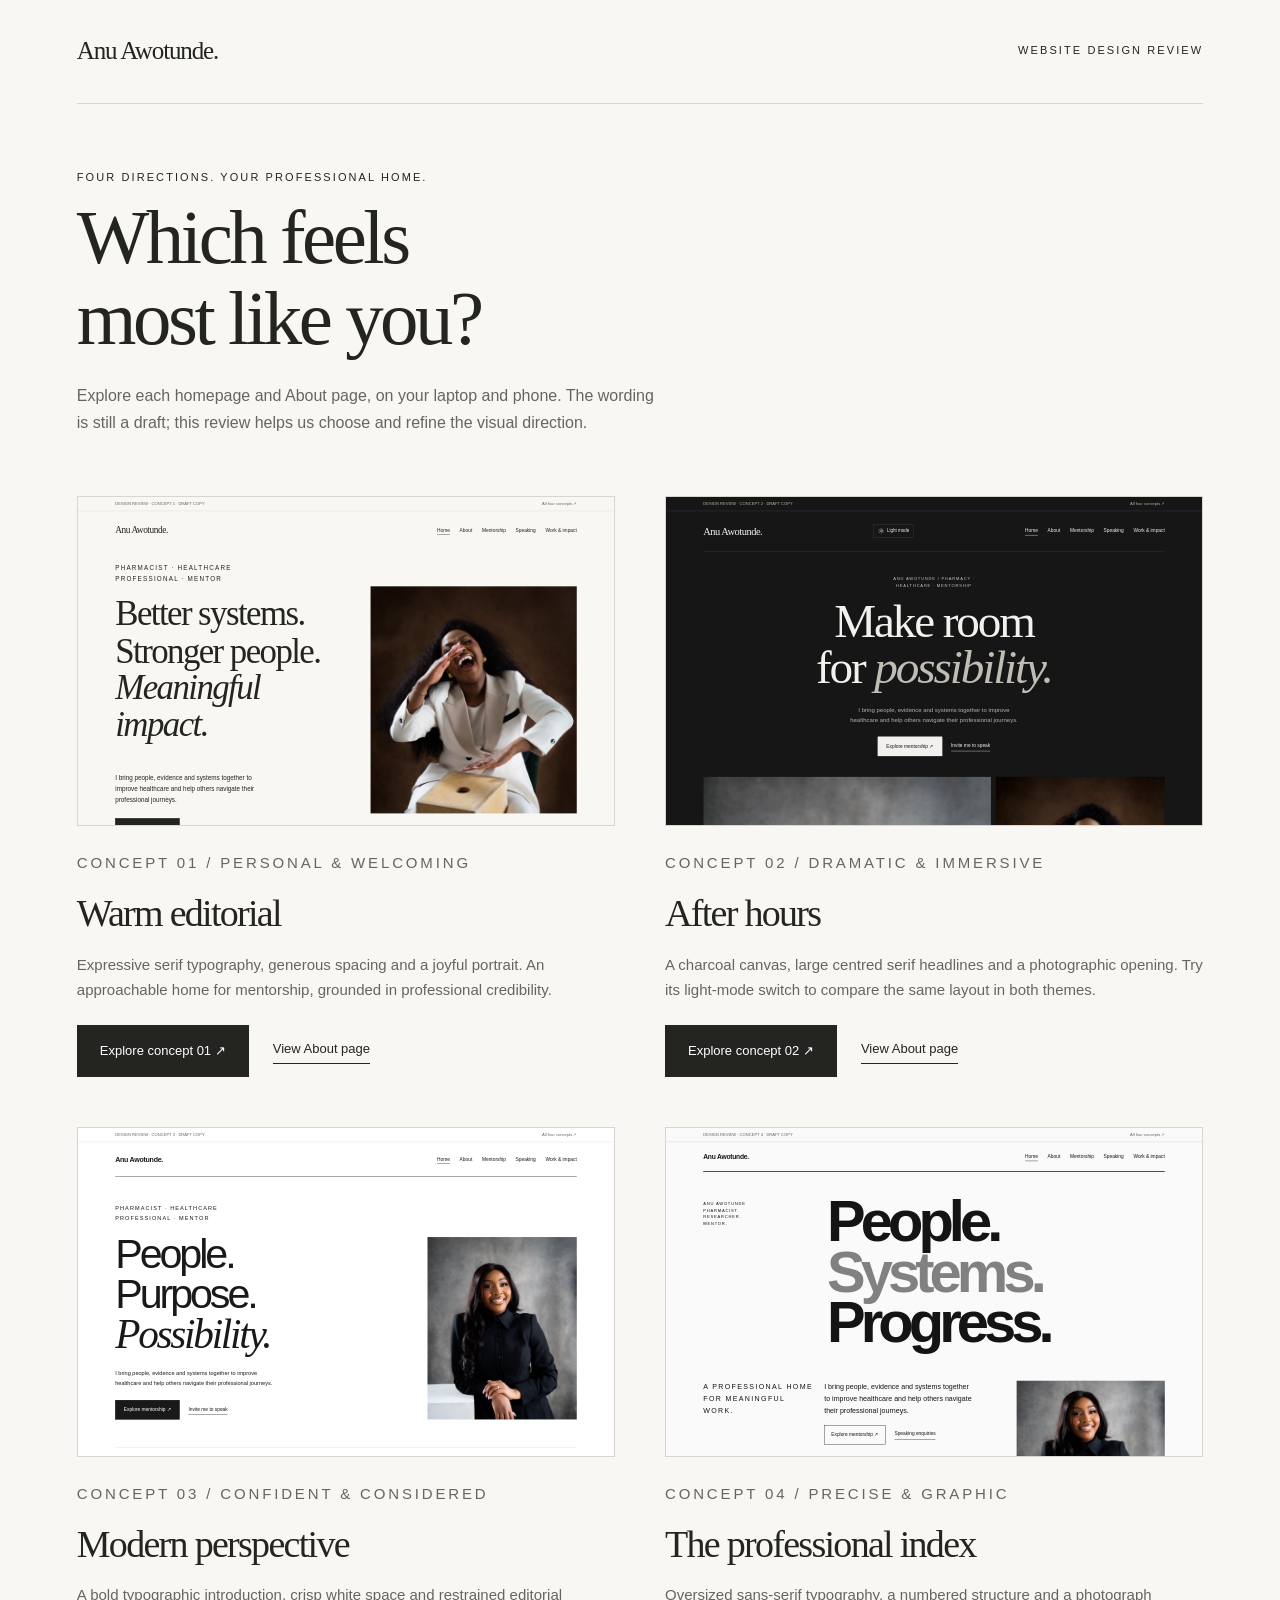
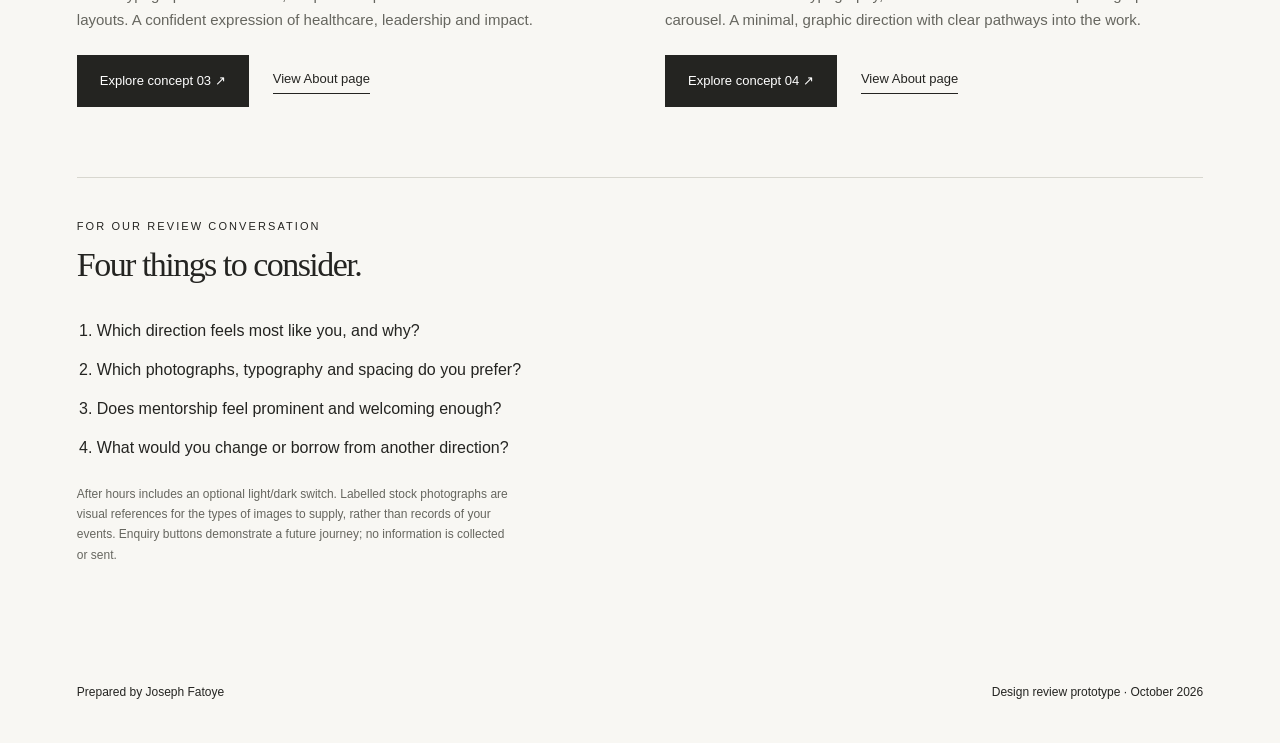
<file: index.html>
<!doctype html><html lang="en"><head><meta charset="utf-8"><meta name="viewport" content="width=device-width,initial-scale=1"><meta name="robots" content="noindex,nofollow"><title>Anu Awotunde | Design directions</title><link rel="stylesheet" href="assets/site.css?v=7"><link rel="stylesheet" href="assets/exploration.css?v=7"><link rel="stylesheet" href="assets/review.css?v=7"><script src="assets/site.js?v=7" defer></script></head><body class="comparison"><a class="skip" href="#main">Skip to content</a><header class="header wrap"><span class="wordmark">Anu Awotunde.</span><span class="label">Website design review</span></header><main class="comparison-main wrap" id="main"><p class="label">Four directions. Your professional home.</p><h1>Which feels<br>most like you?</h1><p class="muted">Explore each homepage and About page, on your laptop and phone. The wording is still a draft; this review helps us choose and refine the visual direction.</p><div class="choices"><article class="choice"><a class="mini-link" href="design1/" aria-label="Explore concept 1, Warm editorial"><div class="mini-window"><iframe src="design1/?preview=1" title="Miniature preview of Warm editorial" loading="lazy" tabindex="-1" aria-hidden="true"></iframe></div></a><p class="label">Concept 01 / Personal &amp; welcoming</p><h2>Warm editorial</h2><p>Expressive serif typography, generous spacing and a joyful portrait. An approachable home for mentorship, grounded in professional credibility.</p><div class="actions"><a class="button" href="design1/">Explore concept 01 ↗</a><a class="text-link" href="design1/about.html">View About page</a></div></article><article class="choice"><a class="mini-link" href="design2/" aria-label="Explore concept 2, After hours"><div class="mini-window"><iframe src="design2/?preview=1" title="Miniature preview of After hours" loading="lazy" tabindex="-1" aria-hidden="true"></iframe></div></a><p class="label">Concept 02 / Dramatic &amp; immersive</p><h2>After hours</h2><p>A charcoal canvas, large centred serif headlines and a photographic opening. Try its light-mode switch to compare the same layout in both themes.</p><div class="actions"><a class="button" href="design2/">Explore concept 02 ↗</a><a class="text-link" href="design2/about.html">View About page</a></div></article><article class="choice"><a class="mini-link" href="design3/" aria-label="Explore concept 3, Modern perspective"><div class="mini-window"><iframe src="design3/?preview=1" title="Miniature preview of Modern perspective" loading="lazy" tabindex="-1" aria-hidden="true"></iframe></div></a><p class="label">Concept 03 / Confident &amp; considered</p><h2>Modern perspective</h2><p>A bold typographic introduction, crisp white space and restrained editorial layouts. A confident expression of healthcare, leadership and impact.</p><div class="actions"><a class="button" href="design3/">Explore concept 03 ↗</a><a class="text-link" href="design3/about.html">View About page</a></div></article><article class="choice"><a class="mini-link" href="design4/" aria-label="Explore concept 4, The professional index"><div class="mini-window"><iframe src="design4/?preview=1" title="Miniature preview of The professional index" loading="lazy" tabindex="-1" aria-hidden="true"></iframe></div></a><p class="label">Concept 04 / Precise &amp; graphic</p><h2>The professional index</h2><p>Oversized sans-serif typography, a numbered structure and a photograph carousel. A minimal, graphic direction with clear pathways into the work.</p><div class="actions"><a class="button" href="design4/">Explore concept 04 ↗</a><a class="text-link" href="design4/about.html">View About page</a></div></article></div><section class="feedback"><p class="label">For our review conversation</p><h2>Four things to consider.</h2><ol><li>Which direction feels most like you, and why?</li><li>Which photographs, typography and spacing do you prefer?</li><li>Does mentorship feel prominent and welcoming enough?</li><li>What would you change or borrow from another direction?</li></ol><p class="note">After hours includes an optional light/dark switch. Labelled stock photographs are visual references for the types of images to supply, rather than records of your events. Enquiry buttons demonstrate a future journey; no information is collected or sent.</p></section></main><footer class="footer wrap"><span>Prepared by Joseph Fatoye</span><span>Design review prototype · October 2026</span></footer></body></html>
</file>
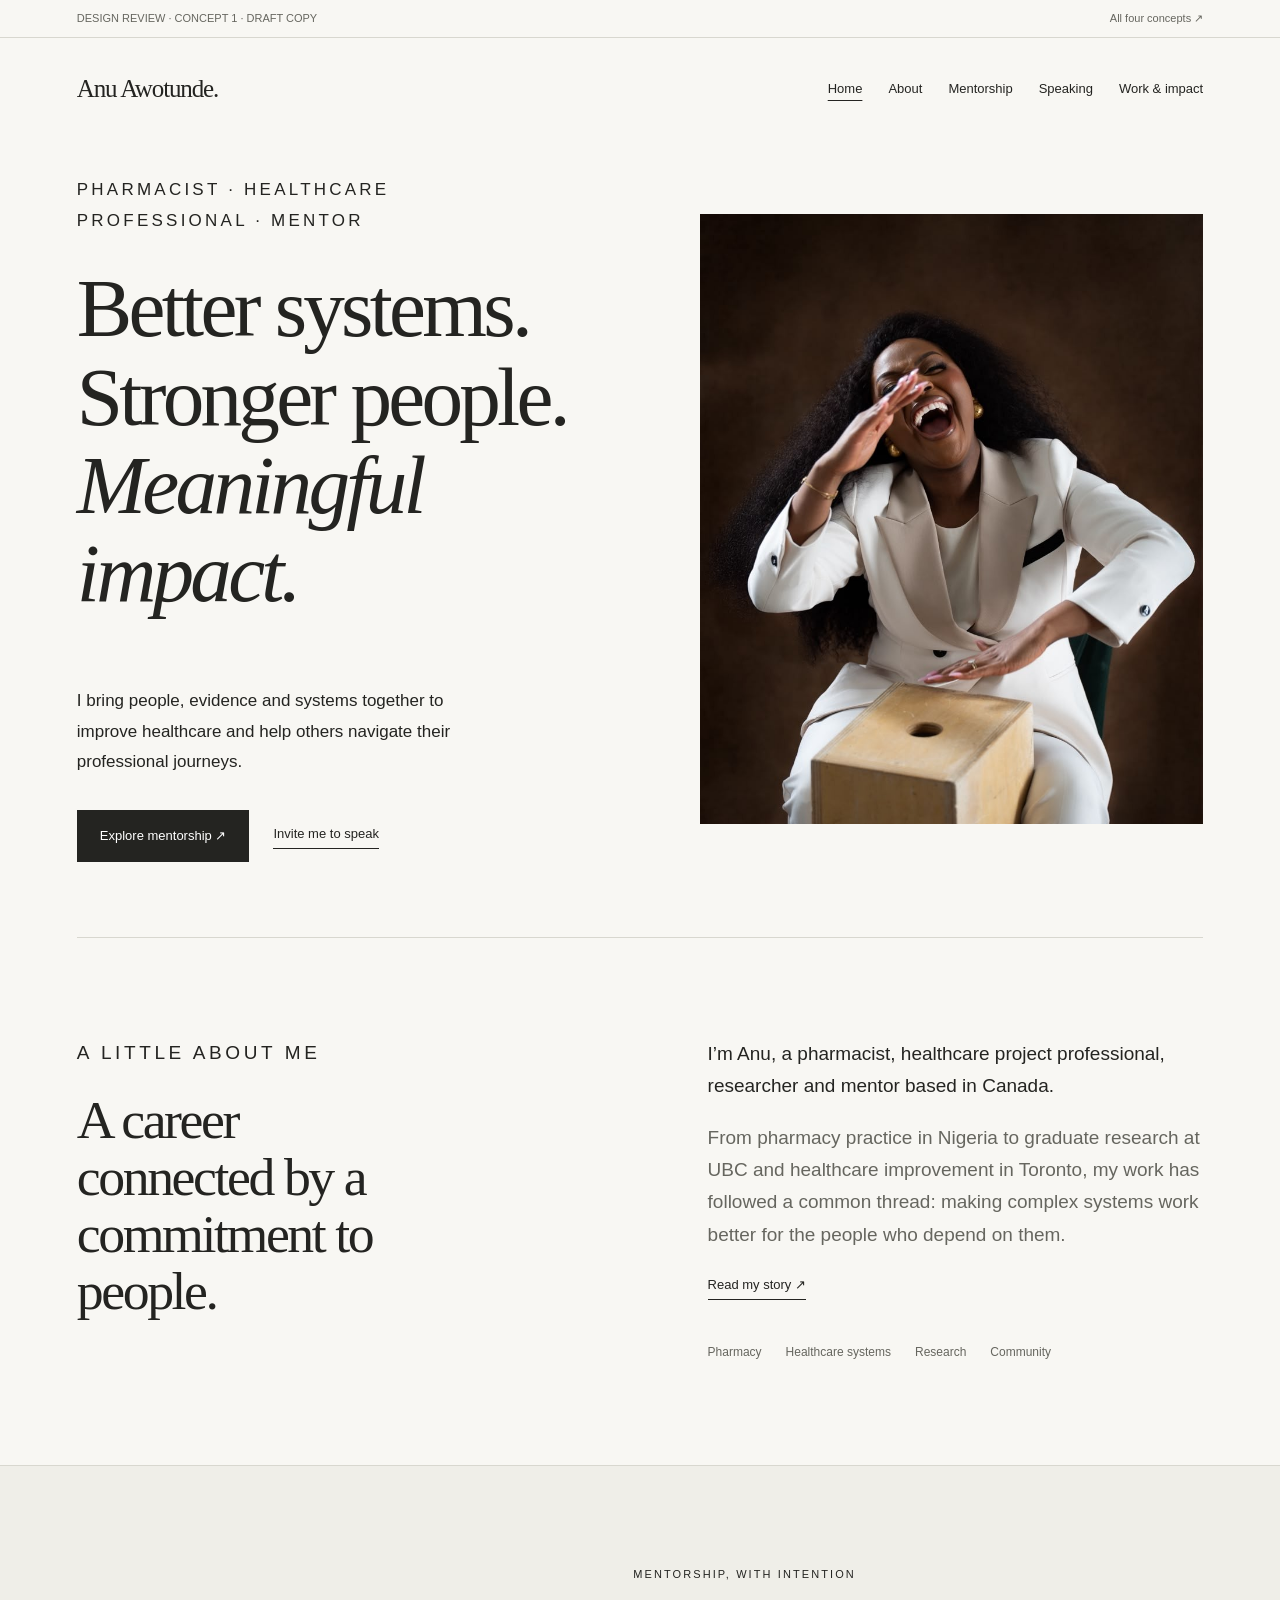
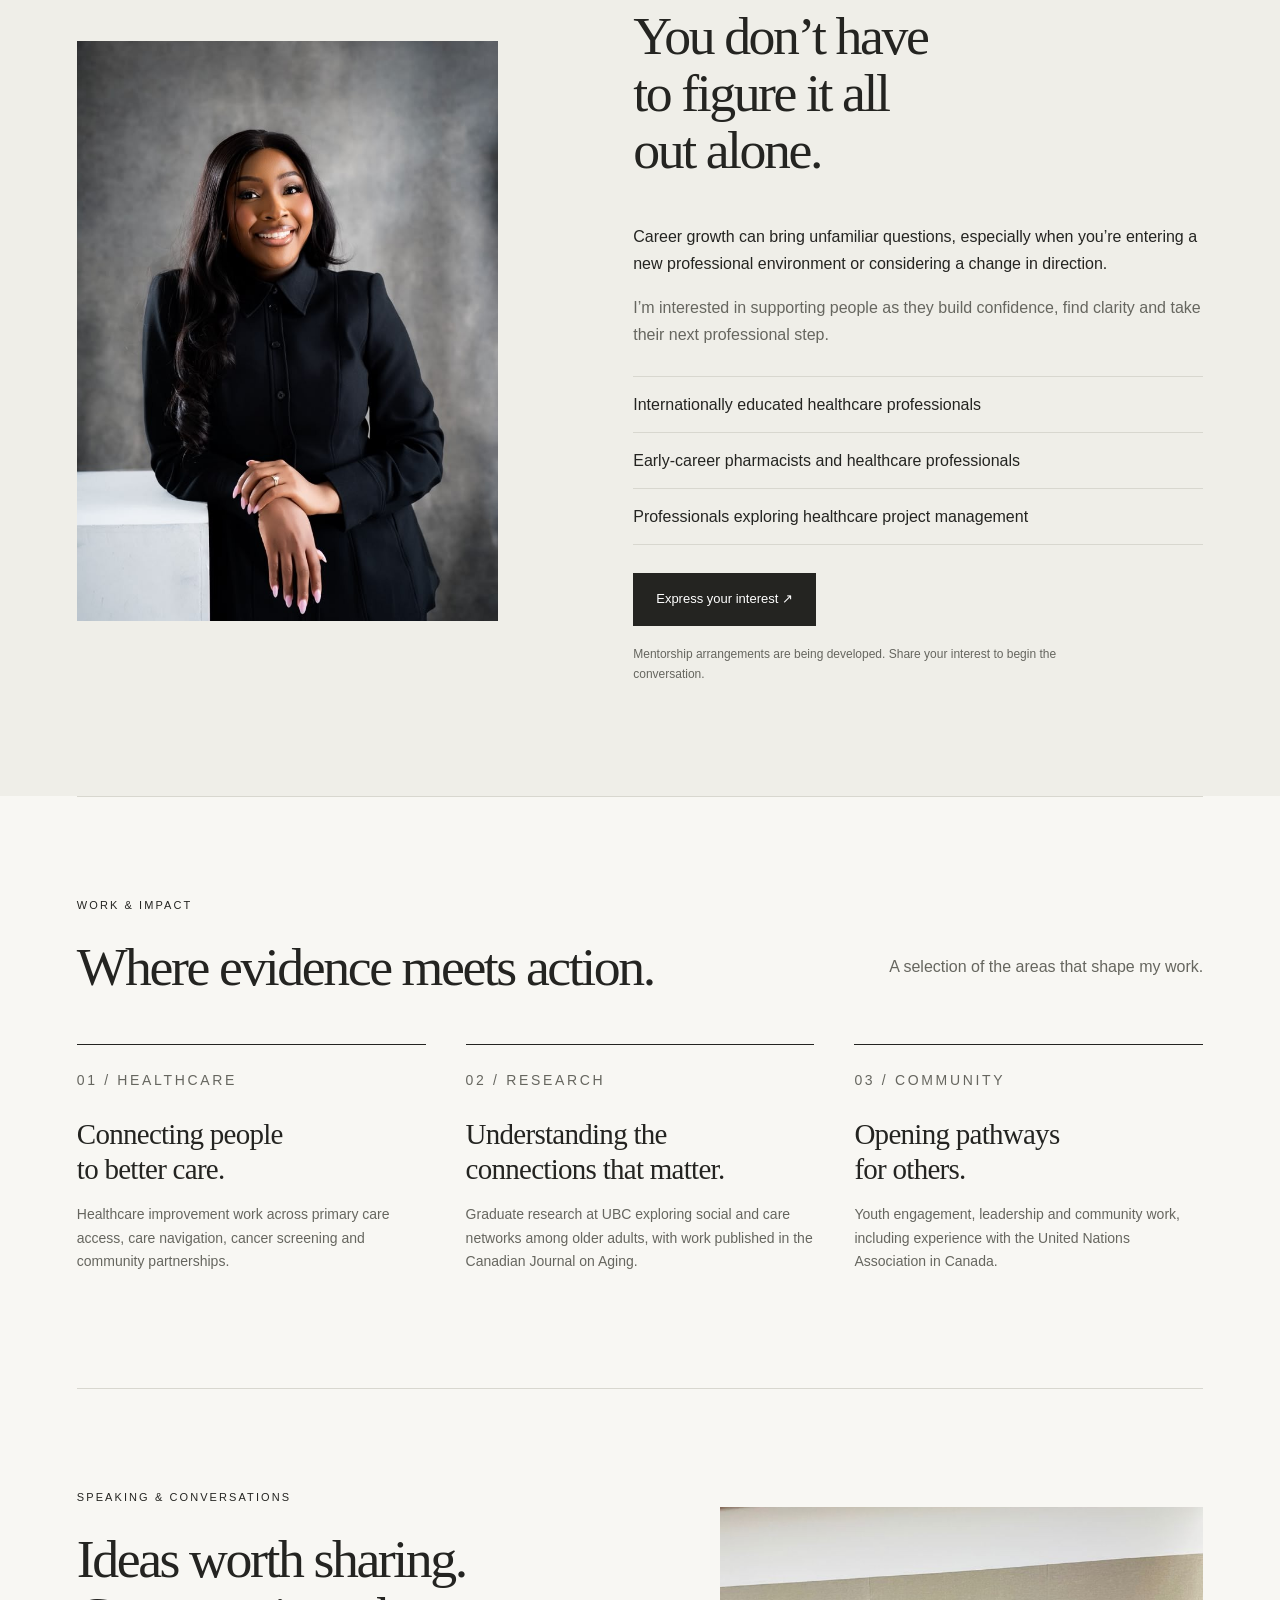
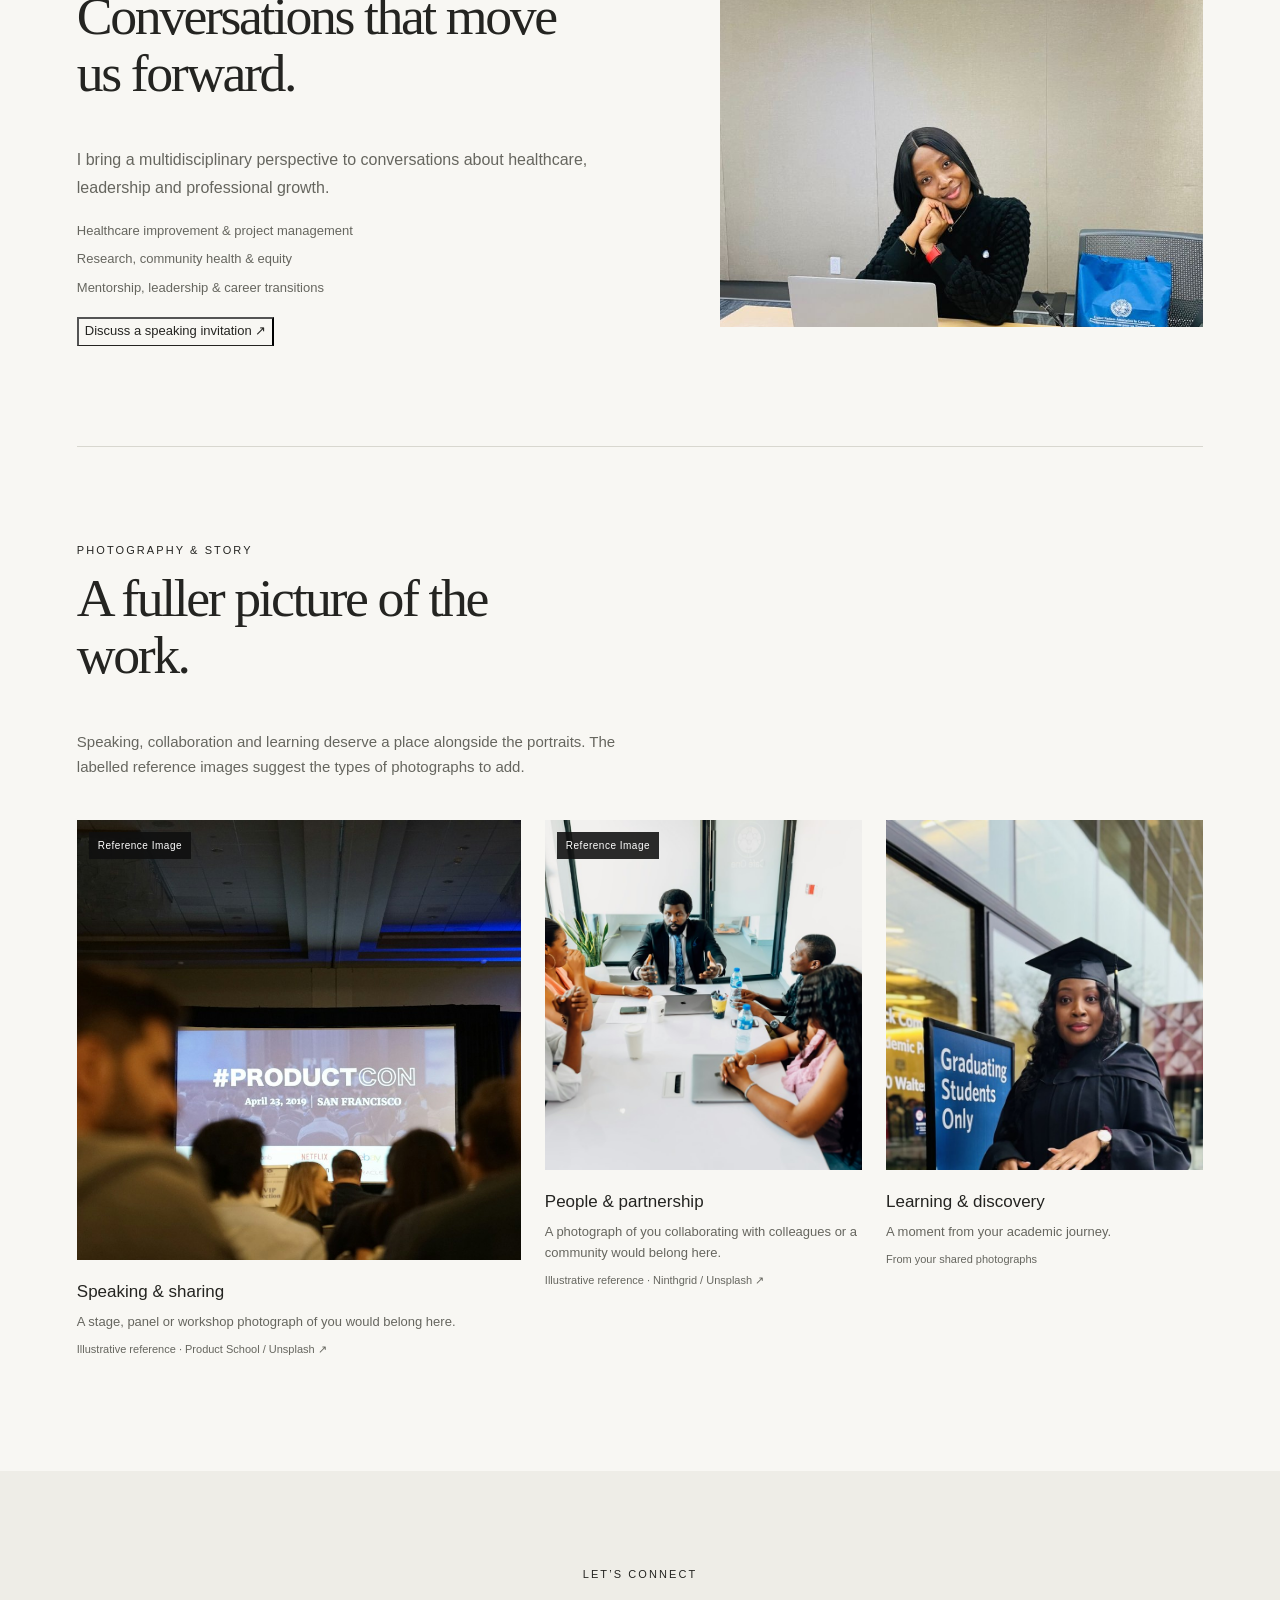
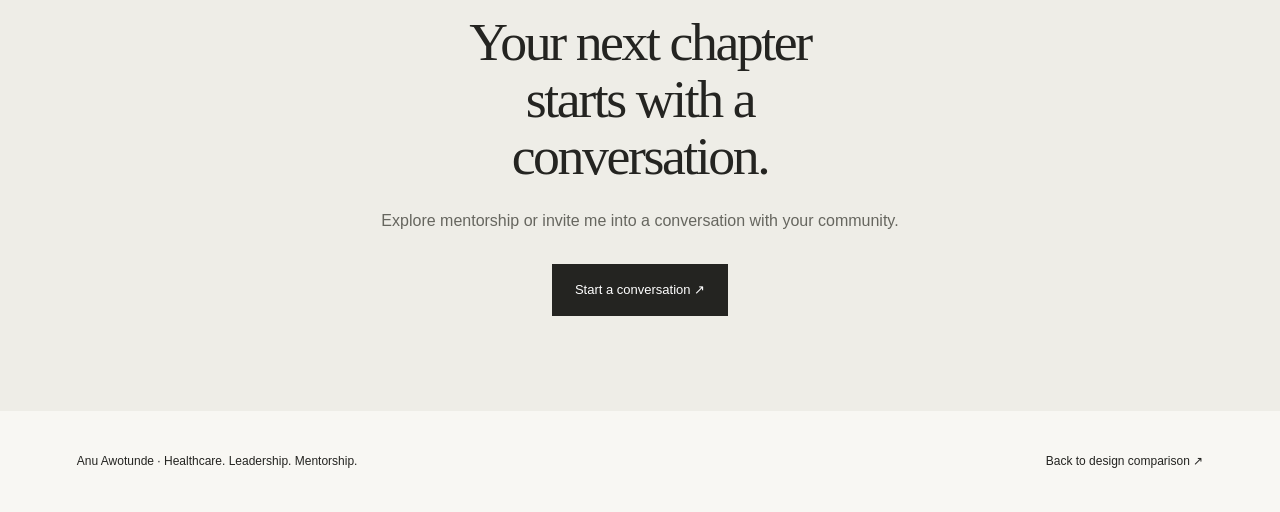
<file: design1/index.html>
<!doctype html>
<html lang="en"><head><meta charset="utf-8"><meta name="viewport" content="width=device-width, initial-scale=1"><meta name="robots" content="noindex,nofollow"><meta name="description" content="Design review prototype for Anu Awotunde's personal brand website."><title>Home | Anu Awotunde | Concept 1</title><link rel="stylesheet" href="../assets/site.css?v=7"><link rel="stylesheet" href="../assets/review.css?v=7"><script src="../assets/site.js?v=7" defer></script></head>
<body class="warm"><a class="skip" href="#main">Skip to content</a>
<div class="reviewbar"><div class="wrap"><span>DESIGN REVIEW · CONCEPT 1 · DRAFT COPY</span><a href="../">All four concepts ↗</a></div></div>
<header class="header wrap"><a class="wordmark" href="index.html">Anu Awotunde<span aria-hidden="true">.</span></a><button class="menu" data-menu aria-expanded="false" aria-controls="navigation">Menu</button><nav class="nav" id="navigation" aria-label="Main navigation"><a href="index.html" aria-current="page">Home</a><a href="about.html" >About</a><a href="#mentorship">Mentorship</a><a href="#speaking">Speaking</a><a href="#work">Work &amp; impact</a></nav></header>
<main id="main">
<section class="hero wrap"><div><p class="label">Pharmacist · Healthcare professional · Mentor</p><h1>Better systems.<br>Stronger people.<br><em>Meaningful impact.</em></h1><p>I bring people, evidence and systems together to improve healthcare and help others navigate their professional journeys.</p><div class="actions"><a class="button" href="#mentorship">Explore mentorship ↗</a><a class="text-link" href="#speaking">Invite me to speak</a></div></div><img class="hero-photo" src="../assets/warm-portrait.jpg" alt="Anu Awotunde smiling in a studio portrait" width="900" height="1200" fetchpriority="high"></section>
<section data-reveal class="section wrap"><div class="split intro"><div><p class="label">A little about me</p><h2>A career connected by a commitment to people.</h2></div><div><p>I’m Anu, a pharmacist, healthcare project professional, researcher and mentor based in Canada.</p><p class="muted">From pharmacy practice in Nigeria to graduate research at UBC and healthcare improvement in Toronto, my work has followed a common thread: making complex systems work better for the people who depend on them.</p><a class="text-link" href="about.html">Read my story ↗</a><div class="journey"><span>Pharmacy</span><span>Healthcare systems</span><span>Research</span><span>Community</span></div></div></div></section>
<section data-reveal class="section mentorship" id="mentorship"><div class="wrap mentorship-inner"><img class="mentorship-photo" src="../assets/black-portrait.jpg" alt="Portrait of Anu Awotunde" width="900" height="1200" loading="lazy"><div class="mentorship-copy"><p class="label">Mentorship, with intention</p><h2>You don’t have to figure it all out alone.</h2><p>Career growth can bring unfamiliar questions, especially when you’re entering a new professional environment or considering a change in direction.</p><p class="muted">I’m interested in supporting people as they build confidence, find clarity and take their next professional step.</p><ul class="list"><li>Internationally educated healthcare professionals</li><li>Early-career pharmacists and healthcare professionals</li><li>Professionals exploring healthcare project management</li></ul><button class="button" data-enquiry="mentorship">Express your interest ↗</button><p class="note" style="margin-top:18px">Mentorship arrangements are being developed. Share your interest to begin the conversation.</p></div></div></section>
<section data-reveal class="section wrap" id="work"><div class="section-heading"><div><p class="label">Work &amp; impact</p><h2>Where evidence meets action.</h2></div><p class="muted">A selection of the areas that shape my work.</p></div><div class="work-grid"><article class="work-item"><p class="label">01 / Healthcare</p><h3>Connecting people<br>to better care.</h3><p>Healthcare improvement work across primary care access, care navigation, cancer screening and community partnerships.</p></article><article class="work-item"><p class="label">02 / Research</p><h3>Understanding the<br>connections that matter.</h3><p>Graduate research at UBC exploring social and care networks among older adults, with work published in the Canadian Journal on Aging.</p></article><article class="work-item"><p class="label">03 / Community</p><h3>Opening pathways<br>for others.</h3><p>Youth engagement, leadership and community work, including experience with the United Nations Association in Canada.</p></article></div></section>
<section data-reveal class="section wrap" id="speaking"><div class="speaking"><div><p class="label">Speaking &amp; conversations</p><h2>Ideas worth sharing.<br>Conversations that move us forward.</h2><p class="muted">I bring a multidisciplinary perspective to conversations about healthcare, leadership and professional growth.</p><p class="topics">Healthcare improvement &amp; project management<br>Research, community health &amp; equity<br>Mentorship, leadership &amp; career transitions</p><button class="text-link" data-enquiry="speaking">Discuss a speaking invitation ↗</button></div><img class="speaking-photo" src="../assets/professional-context.jpg" alt="Anu Awotunde at a meeting table with a laptop" width="1000" height="800" loading="lazy"></div></section>
<section class="photo-journal wrap" data-reveal ><p class="label">Photography &amp; story</p><h2>A fuller picture of the work.</h2><p class="gallery-intro">Speaking, collaboration and learning deserve a place alongside the portraits. The labelled reference images suggest the types of photographs to add.</p><div class="photo-grid"><figure class="photo-story"><div class="photo-media"><span class="reference-label">Reference Image</span><img src="../assets/reference-speaking.jpg" alt="Conference audience, used as an illustrative speaking-photo reference" loading="lazy" width="1200" height="900"></div><figcaption><strong>Speaking &amp; sharing</strong><p>A stage, panel or workshop photograph of you would belong here.</p><span class="photo-source">Illustrative reference · <a href="https://unsplash.com/photos/people-in-conference-with-projector-screen-in-front-xeEukPZjZi0" target="_blank" rel="noopener">Product School / Unsplash ↗</a></span></figcaption></figure><figure class="photo-story"><div class="photo-media"><span class="reference-label">Reference Image</span><img src="../assets/reference-collaboration.jpg" alt="Group discussion at a meeting table, used as an illustrative collaboration-photo reference" loading="lazy" width="1200" height="900"></div><figcaption><strong>People &amp; partnership</strong><p>A photograph of you collaborating with colleagues or a community would belong here.</p><span class="photo-source">Illustrative reference · <a href="https://unsplash.com/photos/a-group-of-people-sitting-around-a-white-table-d6-bg-lCvZY" target="_blank" rel="noopener">Ninthgrid / Unsplash ↗</a></span></figcaption></figure><figure class="photo-story"><div class="photo-media"><img src="../assets/graduation.jpg" alt="Anu Awotunde wearing graduation attire" loading="lazy" width="1200" height="900"></div><figcaption><strong>Learning &amp; discovery</strong><p>A moment from your academic journey.</p><span class="photo-source">From your shared photographs</span></figcaption></figure></div></section><section class="closing"><div class="wrap"><p class="label">Let’s connect</p><h2>Your next chapter starts with a conversation.</h2><p class="muted">Explore mentorship or invite me into a conversation with your community.</p><button class="button" data-enquiry="mentorship">Start a conversation ↗</button></div></section></main>
<footer class="footer wrap"><span>Anu Awotunde · Healthcare. Leadership. Mentorship.</span><a href="../">Back to design comparison ↗</a></footer>
<dialog id="enquiry-preview" aria-labelledby="enquiry-title"><p class="label">Enquiry journey preview</p><h2 id="enquiry-title">Explore mentorship</h2><p>This is a visual prototype. In the finished website, this action will open a short enquiry form so you can tell Anu what you have in mind.</p><p class="note">No information is being collected or sent. The final questions and enquiry process will be agreed before launch.</p><button data-close>Close preview</button></dialog></body></html>
</file>
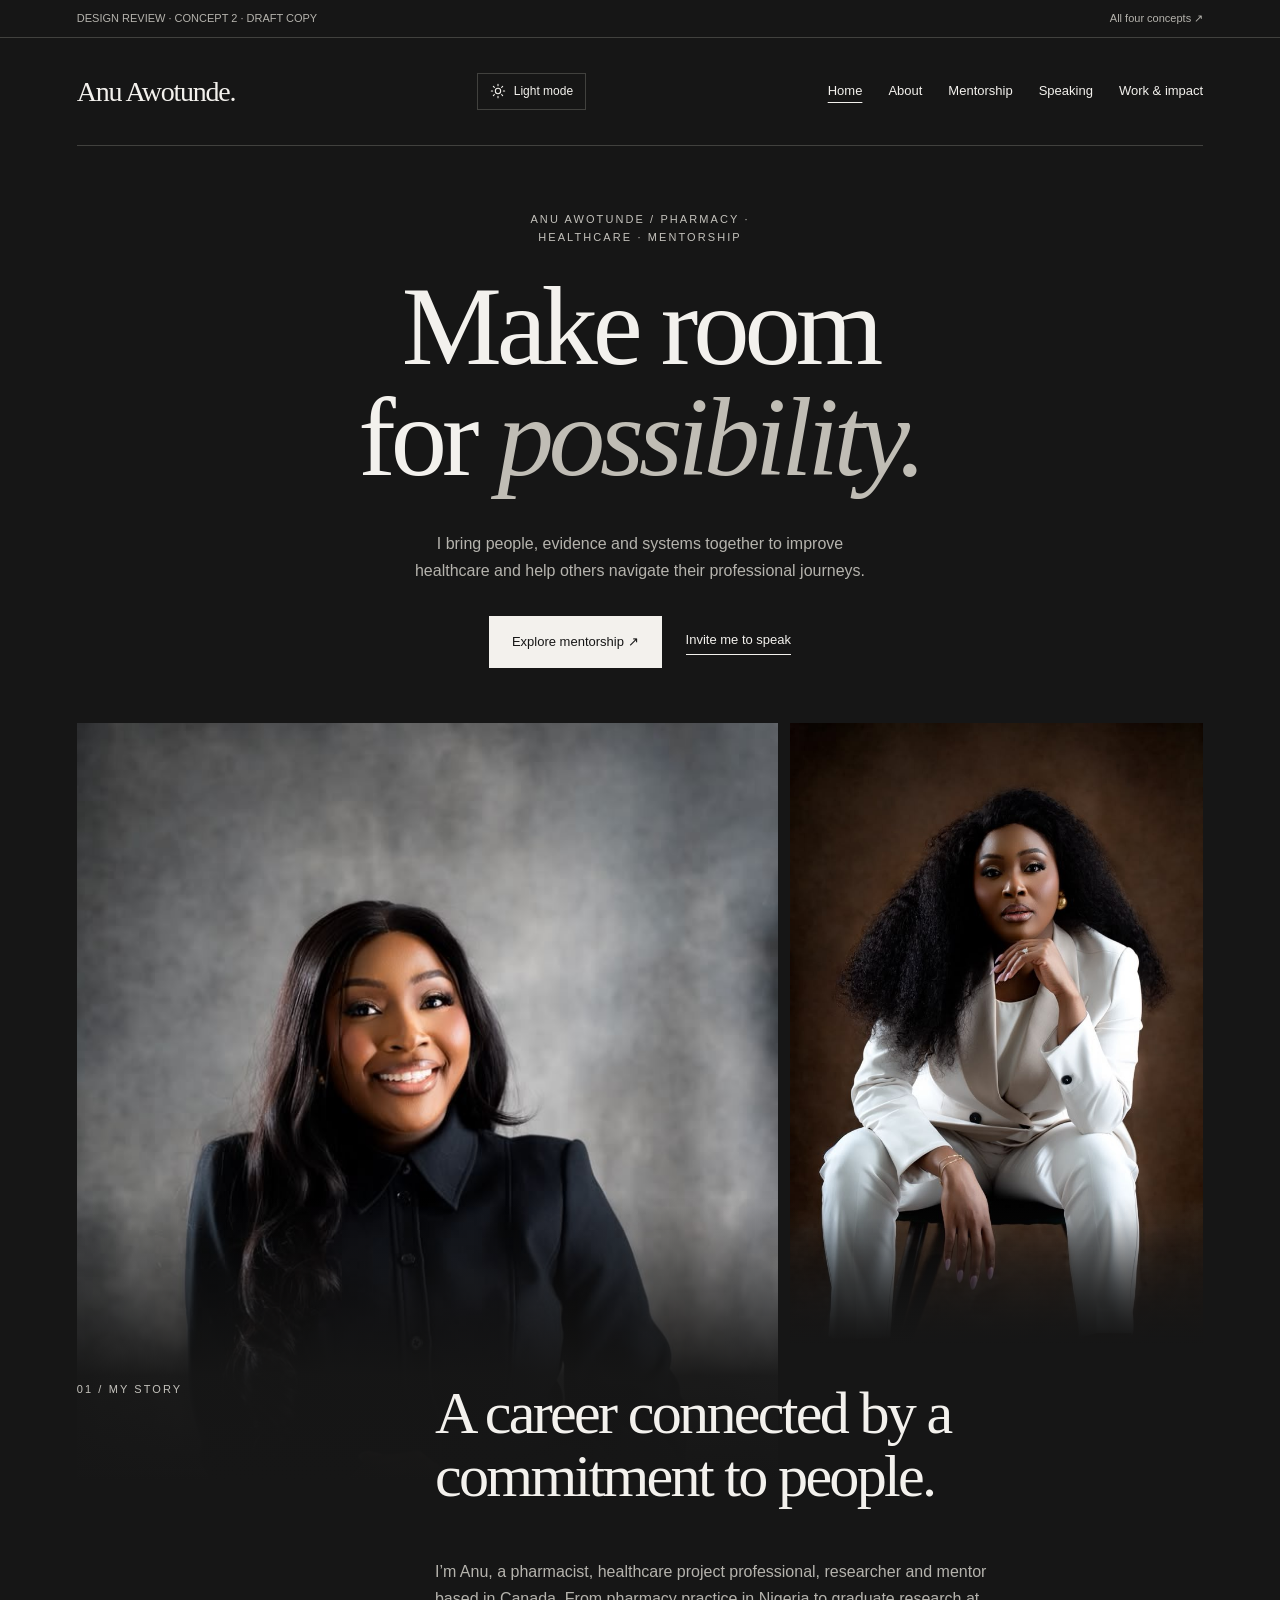
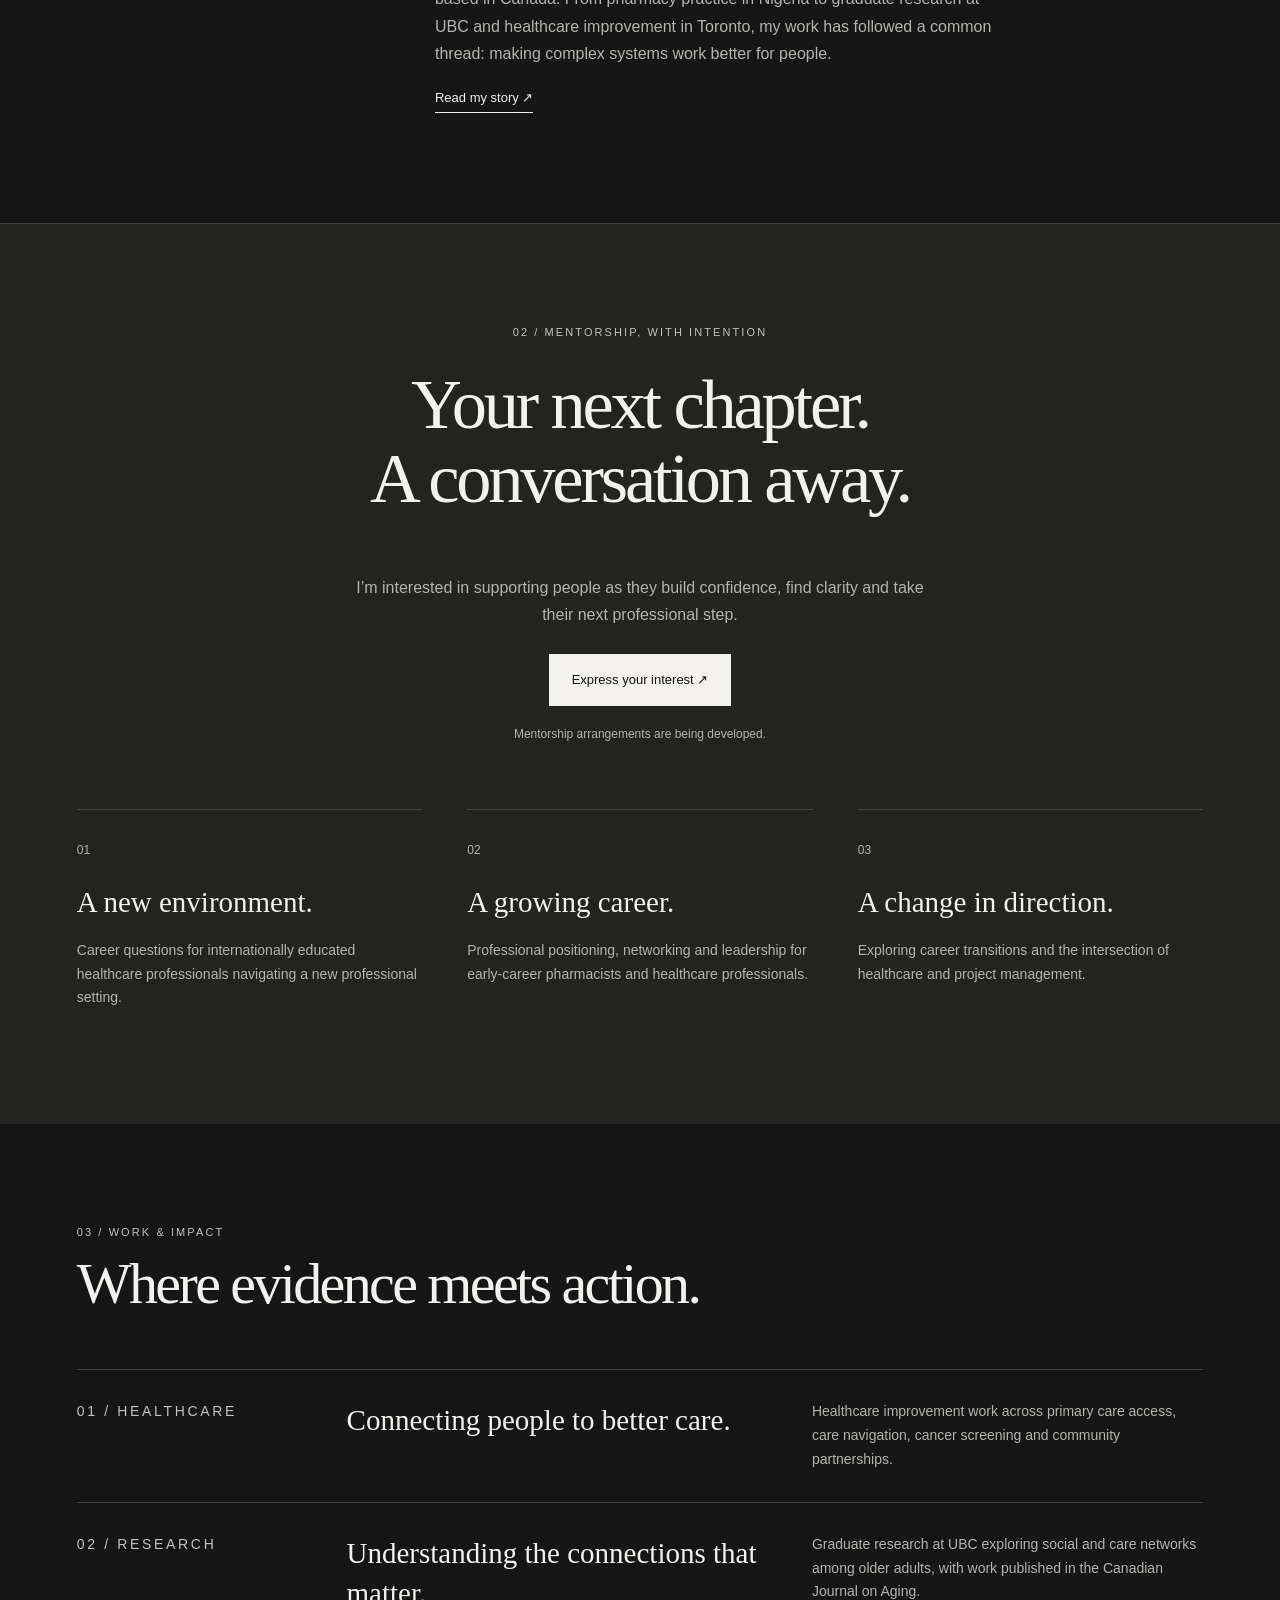
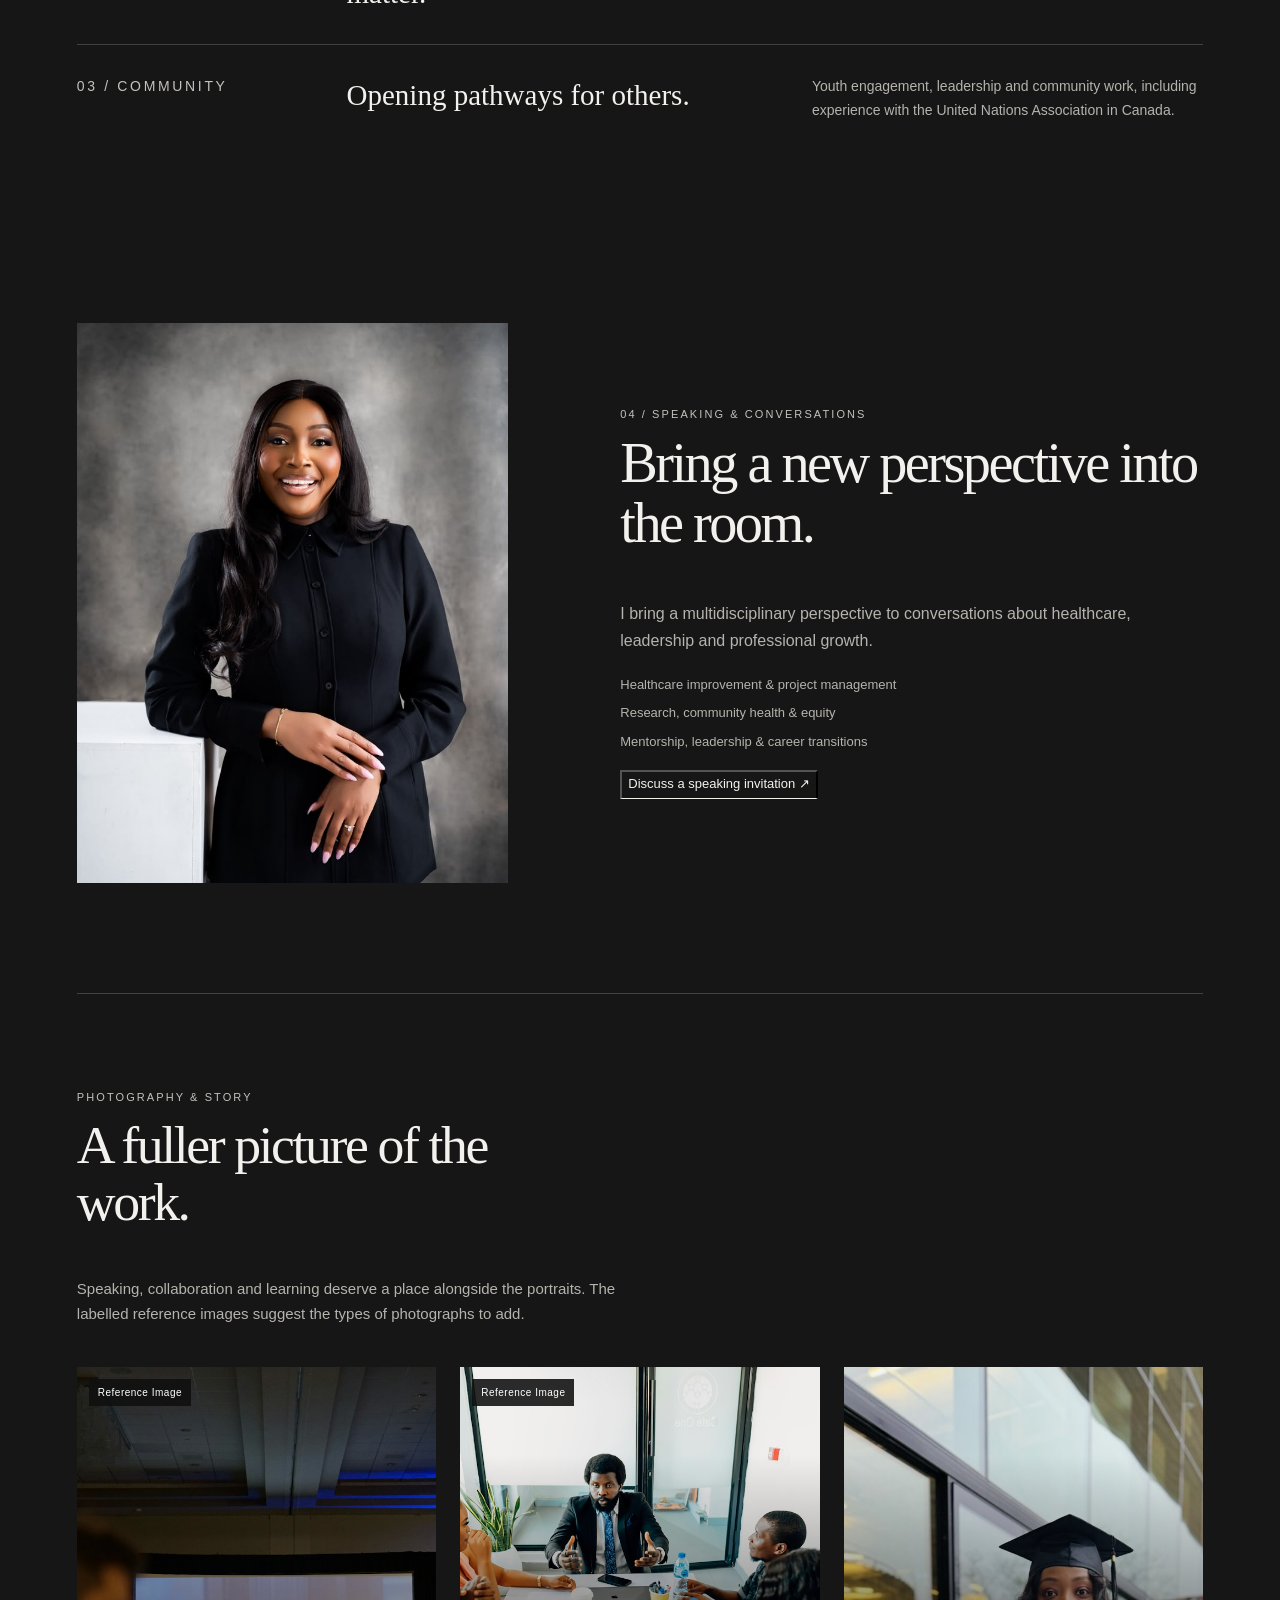
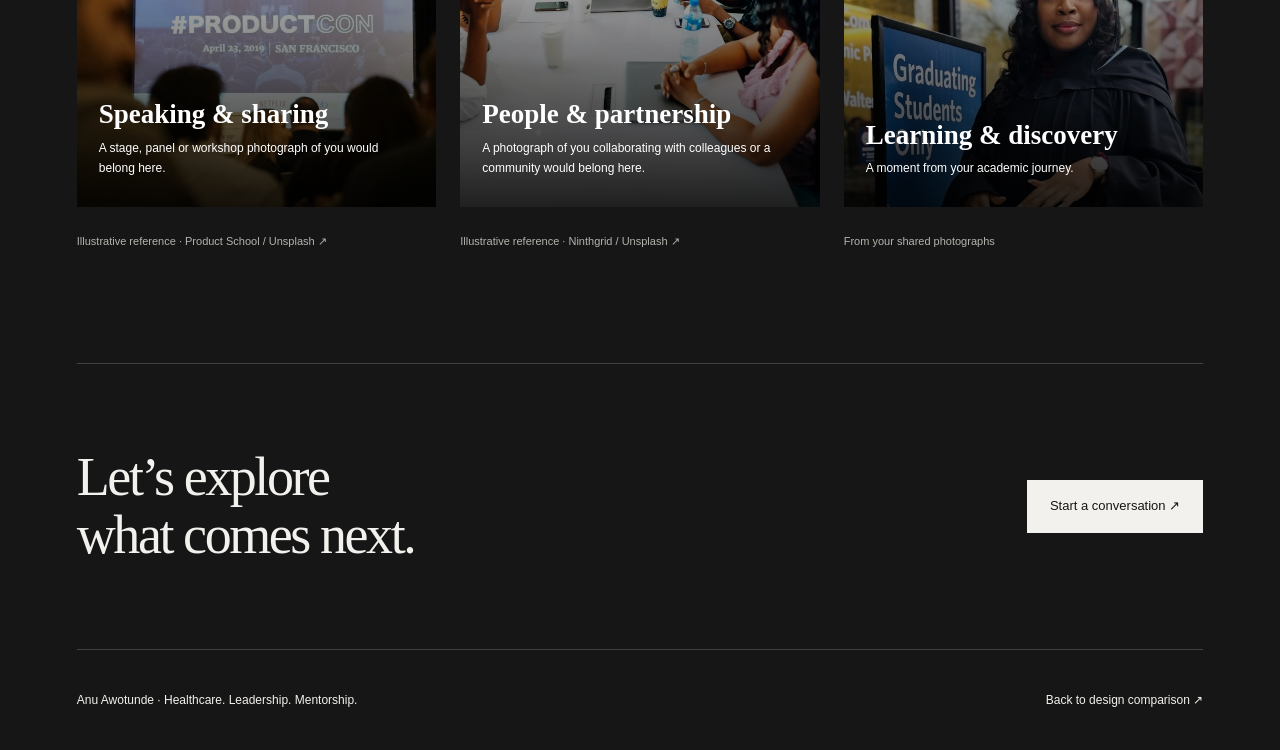
<file: design2/index.html>
<!doctype html>
<html lang="en"><head><meta charset="utf-8"><meta name="viewport" content="width=device-width, initial-scale=1"><meta name="robots" content="noindex,nofollow"><meta name="description" content="Design review prototype for Anu Awotunde's personal brand website."><title>Home | Anu Awotunde | Concept 2</title><link rel="stylesheet" href="../assets/site.css?v=7"><link rel="stylesheet" href="../assets/exploration.css?v=7"><link rel="stylesheet" href="../assets/review.css?v=7"><script src="../assets/site.js?v=7" defer></script></head>
<body class="cinematic"><a class="skip" href="#main">Skip to content</a>
<div class="reviewbar"><div class="wrap"><span>DESIGN REVIEW · CONCEPT 2 · DRAFT COPY</span><a href="../">All four concepts ↗</a></div></div>
<header class="header wrap"><a class="wordmark" href="index.html">Anu Awotunde<span aria-hidden="true">.</span></a><div class="header-actions"><button class="theme-switch" data-theme-toggle aria-pressed="false" aria-label="Switch to light mode"><svg data-icon-sun aria-hidden="true" width="16" height="16" viewBox="0 0 24 24" fill="none" stroke="currentColor" stroke-width="1.6" stroke-linecap="round"><circle cx="12" cy="12" r="4"/><path d="M12 2v2m0 16v2M2 12h2m16 0h2M5 5l1.5 1.5m11 11L19 19M5 19l1.5-1.5m11-11L19 5"/></svg><svg data-icon-moon hidden aria-hidden="true" width="16" height="16" viewBox="0 0 24 24" fill="none" stroke="currentColor" stroke-width="1.6" stroke-linecap="round" stroke-linejoin="round"><path d="M20.7 14A9 9 0 0 1 10 3.3 9 9 0 1 0 20.7 14Z"/></svg><span data-theme-label>Light mode</span></button><button class="menu" data-menu aria-expanded="false" aria-controls="navigation">Menu</button></div><nav class="nav" id="navigation" aria-label="Main navigation"><a href="index.html" aria-current="page">Home</a><a href="about.html" >About</a><a href="#mentorship">Mentorship</a><a href="#speaking">Speaking</a><a href="#work">Work &amp; impact</a></nav></header>
<main id="main">
<section class="stage wrap"><p class="label">Anu Awotunde / Pharmacy · Healthcare · Mentorship</p><h1>Make room<br>for <em>possibility.</em></h1><p class="muted">I bring people, evidence and systems together to improve healthcare and help others navigate their professional journeys.</p><div class="actions"><a class="button" href="#mentorship">Explore mentorship ↗</a><a class="text-link" href="#speaking">Invite me to speak</a></div><div class="stage-images"><img src="../assets/black-portrait.jpg" alt="Anu Awotunde smiling in a black suit" width="900" height="1200" fetchpriority="high"><img src="../assets/white-portrait.jpg" alt="Anu Awotunde seated in a white suit" width="900" height="1200"></div></section>
<section data-reveal class="dark-intro wrap"><p class="label">01 / My story</p><div><h2>A career connected by a commitment to people.</h2><p>I’m Anu, a pharmacist, healthcare project professional, researcher and mentor based in Canada. From pharmacy practice in Nigeria to graduate research at UBC and healthcare improvement in Toronto, my work has followed a common thread: making complex systems work better for people.</p><a class="text-link" href="about.html">Read my story ↗</a></div></section>
<section data-reveal class="dark-mentor" id="mentorship"><div class="wrap"><div class="mentor-heading"><p class="label">02 / Mentorship, with intention</p><h2>Your next chapter.<br>A conversation away.</h2><p>I’m interested in supporting people as they build confidence, find clarity and take their next professional step.</p><button class="button" data-enquiry="mentorship">Express your interest ↗</button><p class="note" style="margin-top:18px">Mentorship arrangements are being developed.</p></div><div class="mentor-columns"><article><span class="index">01</span><h3>A new environment.</h3><p>Career questions for internationally educated healthcare professionals navigating a new professional setting.</p></article><article><span class="index">02</span><h3>A growing career.</h3><p>Professional positioning, networking and leadership for early-career pharmacists and healthcare professionals.</p></article><article><span class="index">03</span><h3>A change in direction.</h3><p>Exploring career transitions and the intersection of healthcare and project management.</p></article></div></div></section>
<section data-reveal class="dark-work wrap" id="work"><p class="label">03 / Work &amp; impact</p><h2>Where evidence meets action.</h2><article><p class="label">01 / Healthcare</p><h3>Connecting people to better care.</h3><p>Healthcare improvement work across primary care access, care navigation, cancer screening and community partnerships.</p></article><article><p class="label">02 / Research</p><h3>Understanding the connections that matter.</h3><p>Graduate research at UBC exploring social and care networks among older adults, with work published in the Canadian Journal on Aging.</p></article><article><p class="label">03 / Community</p><h3>Opening pathways for others.</h3><p>Youth engagement, leadership and community work, including experience with the United Nations Association in Canada.</p></article></section>
<section data-reveal class="dark-speaking wrap" id="speaking"><img src="../assets/standing-portrait.jpg" alt="Anu Awotunde in a black suit" width="900" height="1200" loading="lazy"><div><p class="label">04 / Speaking &amp; conversations</p><h2>Bring a new perspective into the room.</h2><p>I bring a multidisciplinary perspective to conversations about healthcare, leadership and professional growth.</p><p class="topics">Healthcare improvement &amp; project management<br>Research, community health &amp; equity<br>Mentorship, leadership &amp; career transitions</p><button class="text-link" data-enquiry="speaking">Discuss a speaking invitation ↗</button></div></section>
<section class="photo-journal wrap" data-reveal ><p class="label">Photography &amp; story</p><h2>A fuller picture of the work.</h2><p class="gallery-intro">Speaking, collaboration and learning deserve a place alongside the portraits. The labelled reference images suggest the types of photographs to add.</p><div class="photo-grid"><figure class="photo-story"><div class="photo-media"><span class="reference-label">Reference Image</span><img src="../assets/reference-speaking.jpg" alt="Conference audience, used as an illustrative speaking-photo reference" loading="lazy" width="1200" height="900"><div class="photo-caption-overlay"><strong>Speaking &amp; sharing</strong><span>A stage, panel or workshop photograph of you would belong here.</span></div></div><figcaption><span class="photo-source">Illustrative reference · <a href="https://unsplash.com/photos/people-in-conference-with-projector-screen-in-front-xeEukPZjZi0" target="_blank" rel="noopener">Product School / Unsplash ↗</a></span></figcaption></figure><figure class="photo-story"><div class="photo-media"><span class="reference-label">Reference Image</span><img src="../assets/reference-collaboration.jpg" alt="Group discussion at a meeting table, used as an illustrative collaboration-photo reference" loading="lazy" width="1200" height="900"><div class="photo-caption-overlay"><strong>People &amp; partnership</strong><span>A photograph of you collaborating with colleagues or a community would belong here.</span></div></div><figcaption><span class="photo-source">Illustrative reference · <a href="https://unsplash.com/photos/a-group-of-people-sitting-around-a-white-table-d6-bg-lCvZY" target="_blank" rel="noopener">Ninthgrid / Unsplash ↗</a></span></figcaption></figure><figure class="photo-story"><div class="photo-media"><img src="../assets/graduation.jpg" alt="Anu Awotunde wearing graduation attire" loading="lazy" width="1200" height="900"><div class="photo-caption-overlay"><strong>Learning &amp; discovery</strong><span>A moment from your academic journey.</span></div></div><figcaption><span class="photo-source">From your shared photographs</span></figcaption></figure></div></section><section class="dark-ending wrap"><h2>Let’s explore<br>what comes next.</h2><button class="button" data-enquiry="mentorship">Start a conversation ↗</button></section></main>
<footer class="footer wrap"><span>Anu Awotunde · Healthcare. Leadership. Mentorship.</span><a href="../">Back to design comparison ↗</a></footer>
<dialog id="enquiry-preview" aria-labelledby="enquiry-title"><p class="label">Enquiry journey preview</p><h2 id="enquiry-title">Explore mentorship</h2><p>This is a visual prototype. In the finished website, this action will open a short enquiry form so you can tell Anu what you have in mind.</p><p class="note">No information is being collected or sent. The final questions and enquiry process will be agreed before launch.</p><button data-close>Close preview</button></dialog></body></html>
</file>
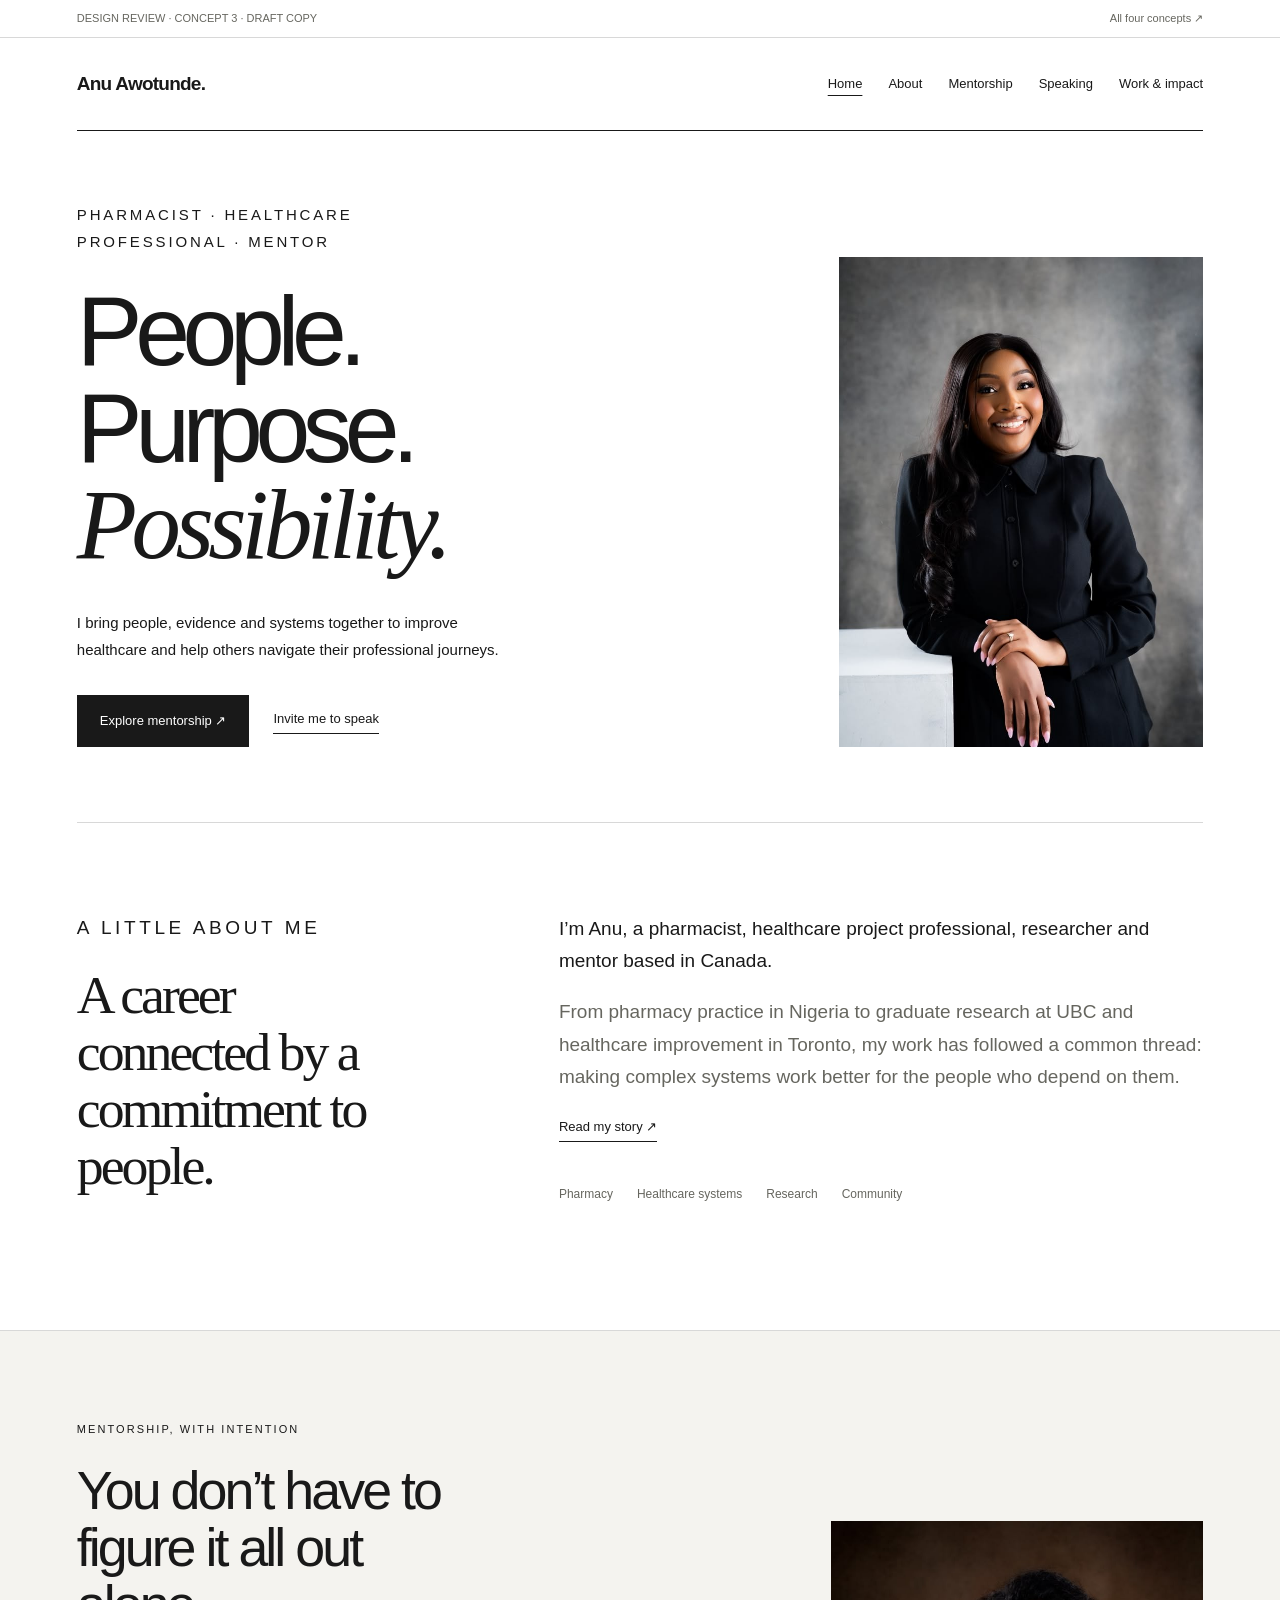
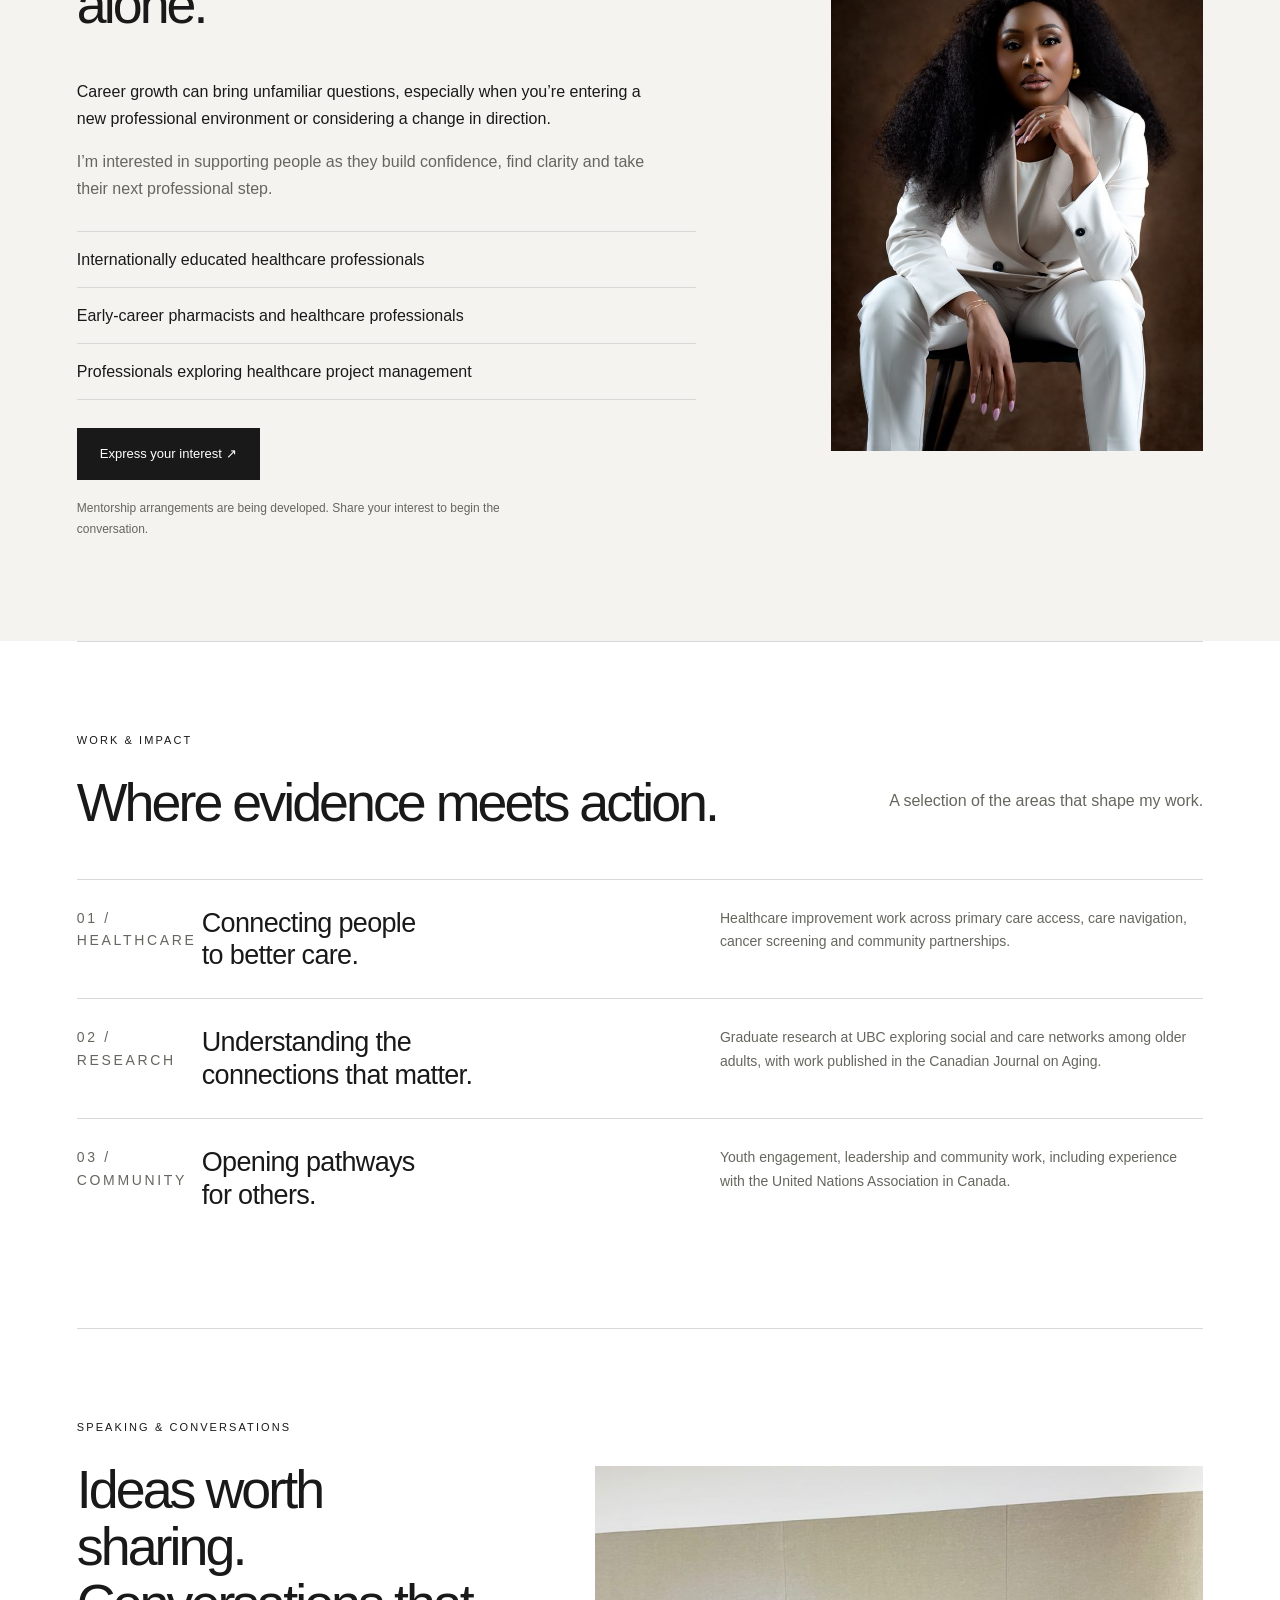
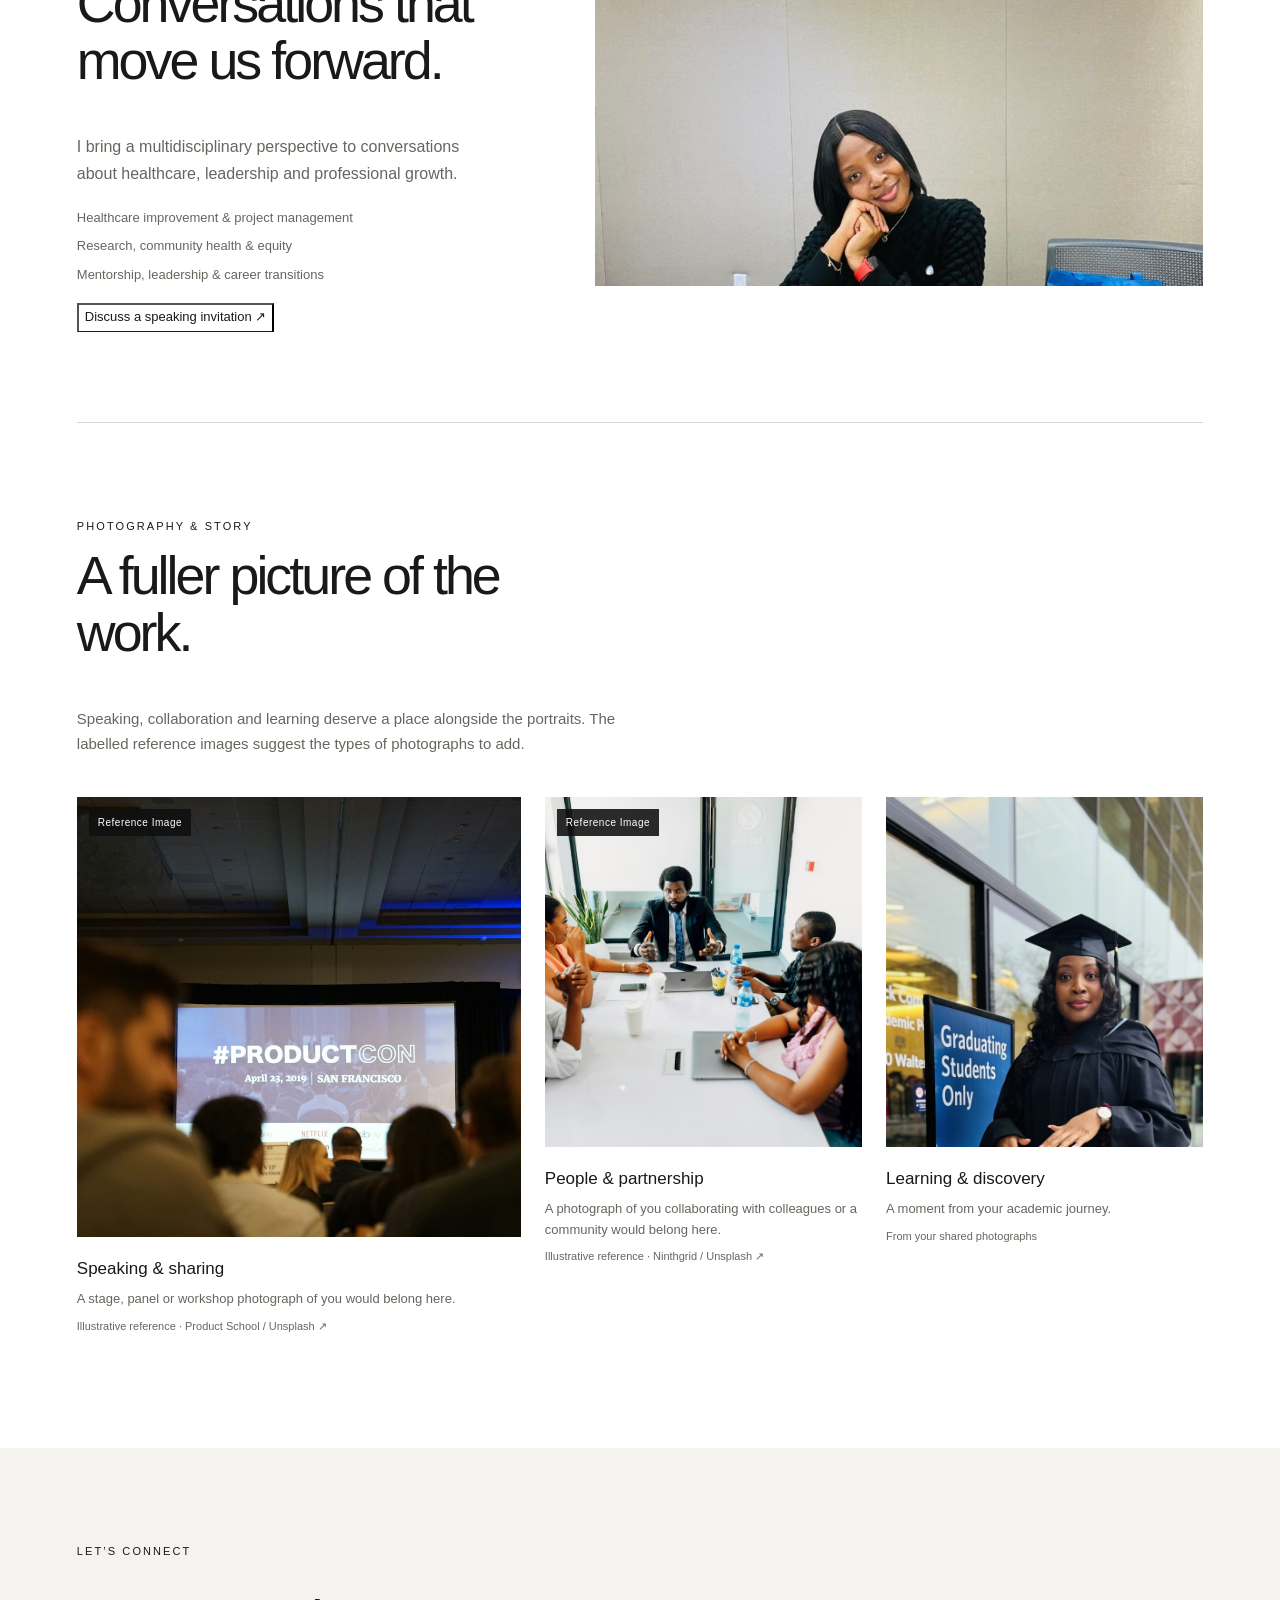
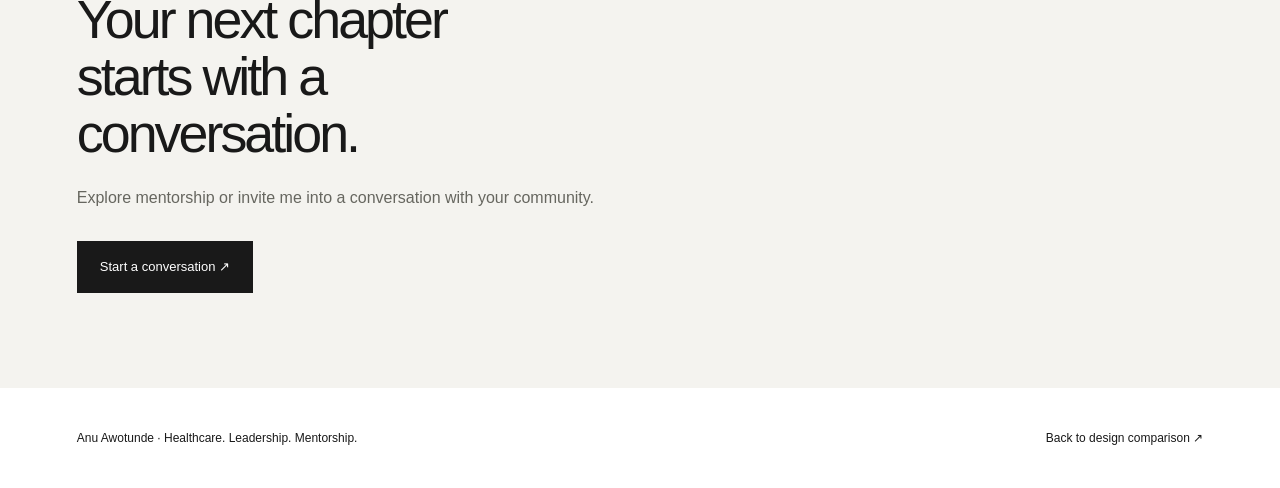
<file: design3/index.html>
<!doctype html>
<html lang="en"><head><meta charset="utf-8"><meta name="viewport" content="width=device-width, initial-scale=1"><meta name="robots" content="noindex,nofollow"><meta name="description" content="Design review prototype for Anu Awotunde's personal brand website."><title>Home | Anu Awotunde | Concept 3</title><link rel="stylesheet" href="../assets/site.css?v=7"><link rel="stylesheet" href="../assets/review.css?v=7"><script src="../assets/site.js?v=7" defer></script></head>
<body class="editorial"><a class="skip" href="#main">Skip to content</a>
<div class="reviewbar"><div class="wrap"><span>DESIGN REVIEW · CONCEPT 3 · DRAFT COPY</span><a href="../">All four concepts ↗</a></div></div>
<header class="header wrap"><a class="wordmark" href="index.html">Anu Awotunde<span aria-hidden="true">.</span></a><button class="menu" data-menu aria-expanded="false" aria-controls="navigation">Menu</button><nav class="nav" id="navigation" aria-label="Main navigation"><a href="index.html" aria-current="page">Home</a><a href="about.html" >About</a><a href="#mentorship">Mentorship</a><a href="#speaking">Speaking</a><a href="#work">Work &amp; impact</a></nav></header>
<main id="main">
<section class="hero wrap"><div><p class="label">Pharmacist · Healthcare professional · Mentor</p><h1>People.<br>Purpose.<br><em>Possibility.</em></h1><p>I bring people, evidence and systems together to improve healthcare and help others navigate their professional journeys.</p><div class="actions"><a class="button" href="#mentorship">Explore mentorship ↗</a><a class="text-link" href="#speaking">Invite me to speak</a></div></div><img class="hero-photo" src="../assets/black-portrait.jpg" alt="Anu Awotunde smiling in a studio portrait" width="900" height="1200" fetchpriority="high"></section>
<section data-reveal class="section wrap"><div class="split intro"><div><p class="label">A little about me</p><h2>A career connected by a commitment to people.</h2></div><div><p>I’m Anu, a pharmacist, healthcare project professional, researcher and mentor based in Canada.</p><p class="muted">From pharmacy practice in Nigeria to graduate research at UBC and healthcare improvement in Toronto, my work has followed a common thread: making complex systems work better for the people who depend on them.</p><a class="text-link" href="about.html">Read my story ↗</a><div class="journey"><span>Pharmacy</span><span>Healthcare systems</span><span>Research</span><span>Community</span></div></div></div></section>
<section data-reveal class="section mentorship" id="mentorship"><div class="wrap mentorship-inner"><img class="mentorship-photo" src="../assets/white-portrait.jpg" alt="Portrait of Anu Awotunde" width="900" height="1200" loading="lazy"><div class="mentorship-copy"><p class="label">Mentorship, with intention</p><h2>You don’t have to figure it all out alone.</h2><p>Career growth can bring unfamiliar questions, especially when you’re entering a new professional environment or considering a change in direction.</p><p class="muted">I’m interested in supporting people as they build confidence, find clarity and take their next professional step.</p><ul class="list"><li>Internationally educated healthcare professionals</li><li>Early-career pharmacists and healthcare professionals</li><li>Professionals exploring healthcare project management</li></ul><button class="button" data-enquiry="mentorship">Express your interest ↗</button><p class="note" style="margin-top:18px">Mentorship arrangements are being developed. Share your interest to begin the conversation.</p></div></div></section>
<section data-reveal class="section wrap" id="work"><div class="section-heading"><div><p class="label">Work &amp; impact</p><h2>Where evidence meets action.</h2></div><p class="muted">A selection of the areas that shape my work.</p></div><div class="work-grid"><article class="work-item"><p class="label">01 / Healthcare</p><h3>Connecting people<br>to better care.</h3><p>Healthcare improvement work across primary care access, care navigation, cancer screening and community partnerships.</p></article><article class="work-item"><p class="label">02 / Research</p><h3>Understanding the<br>connections that matter.</h3><p>Graduate research at UBC exploring social and care networks among older adults, with work published in the Canadian Journal on Aging.</p></article><article class="work-item"><p class="label">03 / Community</p><h3>Opening pathways<br>for others.</h3><p>Youth engagement, leadership and community work, including experience with the United Nations Association in Canada.</p></article></div></section>
<section data-reveal class="section wrap" id="speaking"><div class="speaking"><div><p class="label">Speaking &amp; conversations</p><h2>Ideas worth sharing.<br>Conversations that move us forward.</h2><p class="muted">I bring a multidisciplinary perspective to conversations about healthcare, leadership and professional growth.</p><p class="topics">Healthcare improvement &amp; project management<br>Research, community health &amp; equity<br>Mentorship, leadership &amp; career transitions</p><button class="text-link" data-enquiry="speaking">Discuss a speaking invitation ↗</button></div><img class="speaking-photo" src="../assets/professional-context.jpg" alt="Anu Awotunde at a meeting table with a laptop" width="1000" height="800" loading="lazy"></div></section>
<section class="photo-journal wrap" data-reveal ><p class="label">Photography &amp; story</p><h2>A fuller picture of the work.</h2><p class="gallery-intro">Speaking, collaboration and learning deserve a place alongside the portraits. The labelled reference images suggest the types of photographs to add.</p><div class="photo-grid"><figure class="photo-story"><div class="photo-media"><span class="reference-label">Reference Image</span><img src="../assets/reference-speaking.jpg" alt="Conference audience, used as an illustrative speaking-photo reference" loading="lazy" width="1200" height="900"></div><figcaption><strong>Speaking &amp; sharing</strong><p>A stage, panel or workshop photograph of you would belong here.</p><span class="photo-source">Illustrative reference · <a href="https://unsplash.com/photos/people-in-conference-with-projector-screen-in-front-xeEukPZjZi0" target="_blank" rel="noopener">Product School / Unsplash ↗</a></span></figcaption></figure><figure class="photo-story"><div class="photo-media"><span class="reference-label">Reference Image</span><img src="../assets/reference-collaboration.jpg" alt="Group discussion at a meeting table, used as an illustrative collaboration-photo reference" loading="lazy" width="1200" height="900"></div><figcaption><strong>People &amp; partnership</strong><p>A photograph of you collaborating with colleagues or a community would belong here.</p><span class="photo-source">Illustrative reference · <a href="https://unsplash.com/photos/a-group-of-people-sitting-around-a-white-table-d6-bg-lCvZY" target="_blank" rel="noopener">Ninthgrid / Unsplash ↗</a></span></figcaption></figure><figure class="photo-story"><div class="photo-media"><img src="../assets/graduation.jpg" alt="Anu Awotunde wearing graduation attire" loading="lazy" width="1200" height="900"></div><figcaption><strong>Learning &amp; discovery</strong><p>A moment from your academic journey.</p><span class="photo-source">From your shared photographs</span></figcaption></figure></div></section><section class="closing"><div class="wrap"><p class="label">Let’s connect</p><h2>Your next chapter starts with a conversation.</h2><p class="muted">Explore mentorship or invite me into a conversation with your community.</p><button class="button" data-enquiry="mentorship">Start a conversation ↗</button></div></section></main>
<footer class="footer wrap"><span>Anu Awotunde · Healthcare. Leadership. Mentorship.</span><a href="../">Back to design comparison ↗</a></footer>
<dialog id="enquiry-preview" aria-labelledby="enquiry-title"><p class="label">Enquiry journey preview</p><h2 id="enquiry-title">Explore mentorship</h2><p>This is a visual prototype. In the finished website, this action will open a short enquiry form so you can tell Anu what you have in mind.</p><p class="note">No information is being collected or sent. The final questions and enquiry process will be agreed before launch.</p><button data-close>Close preview</button></dialog></body></html>
</file>
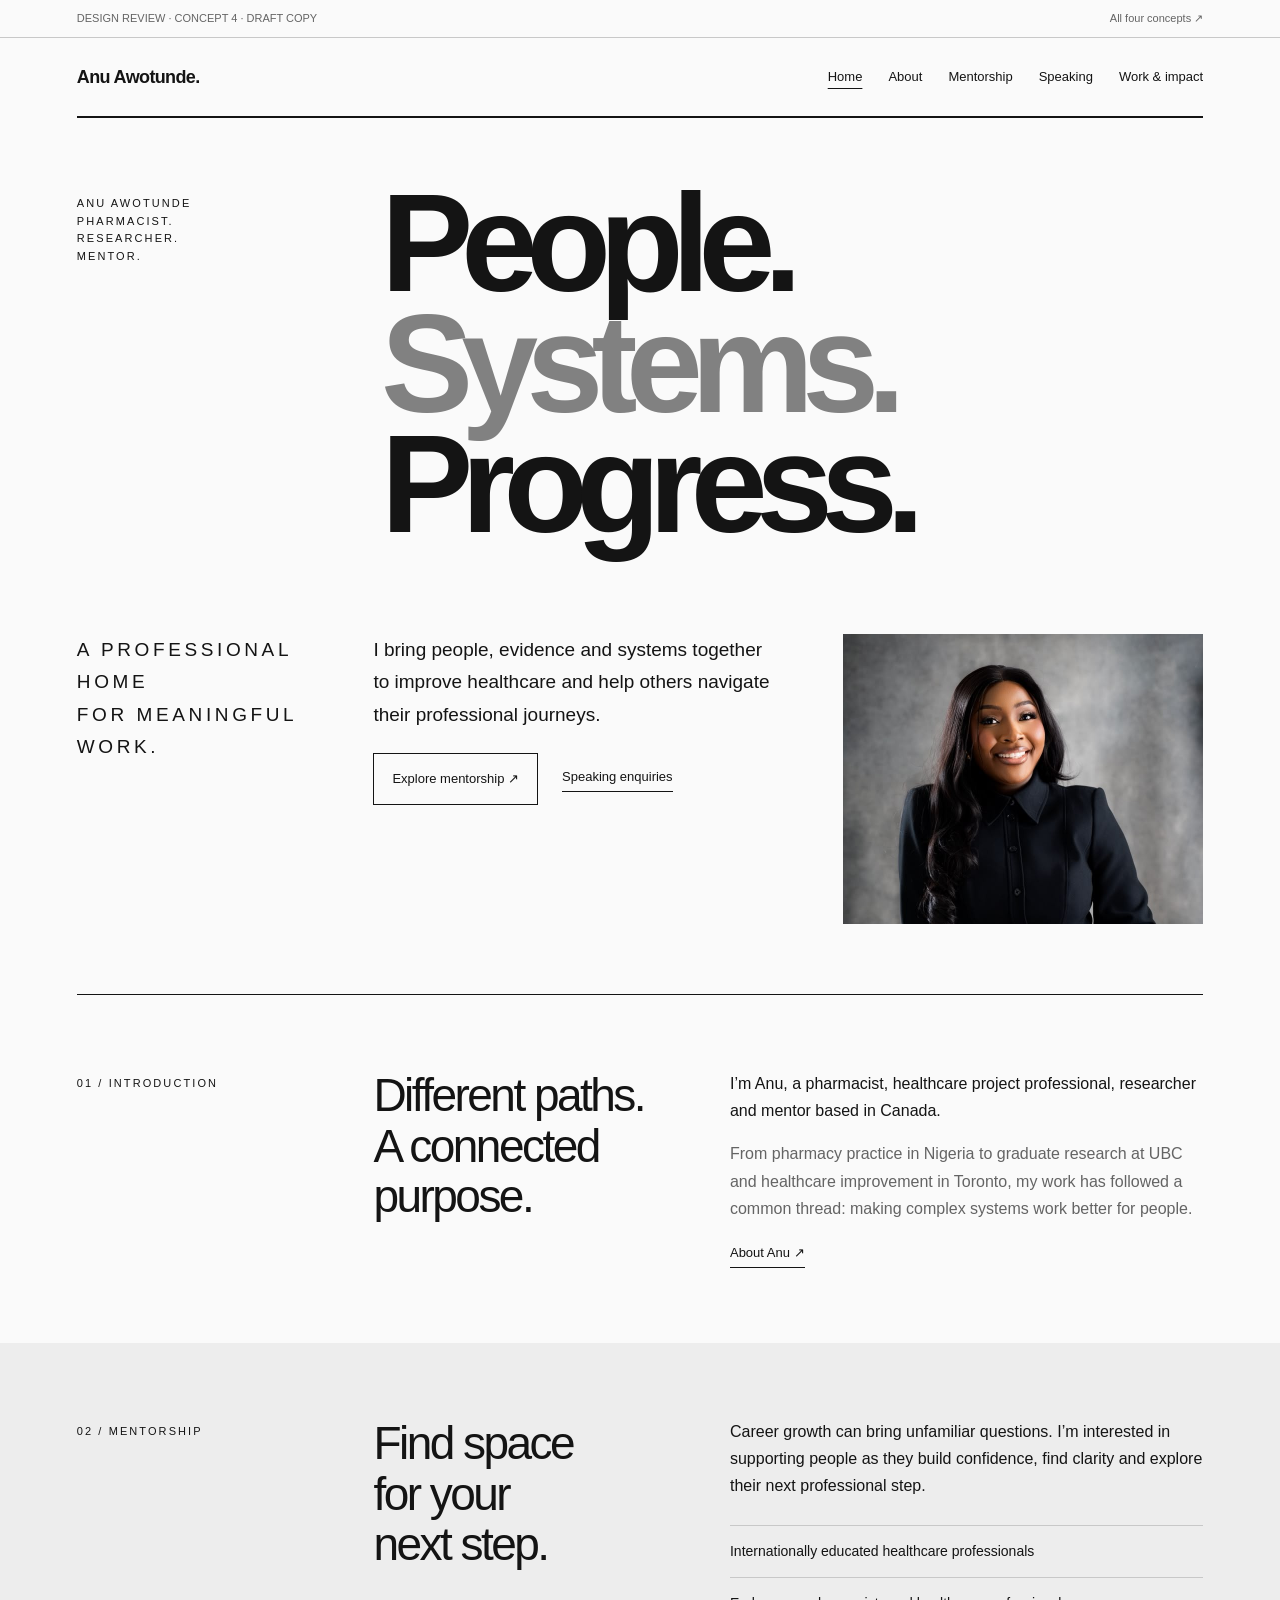
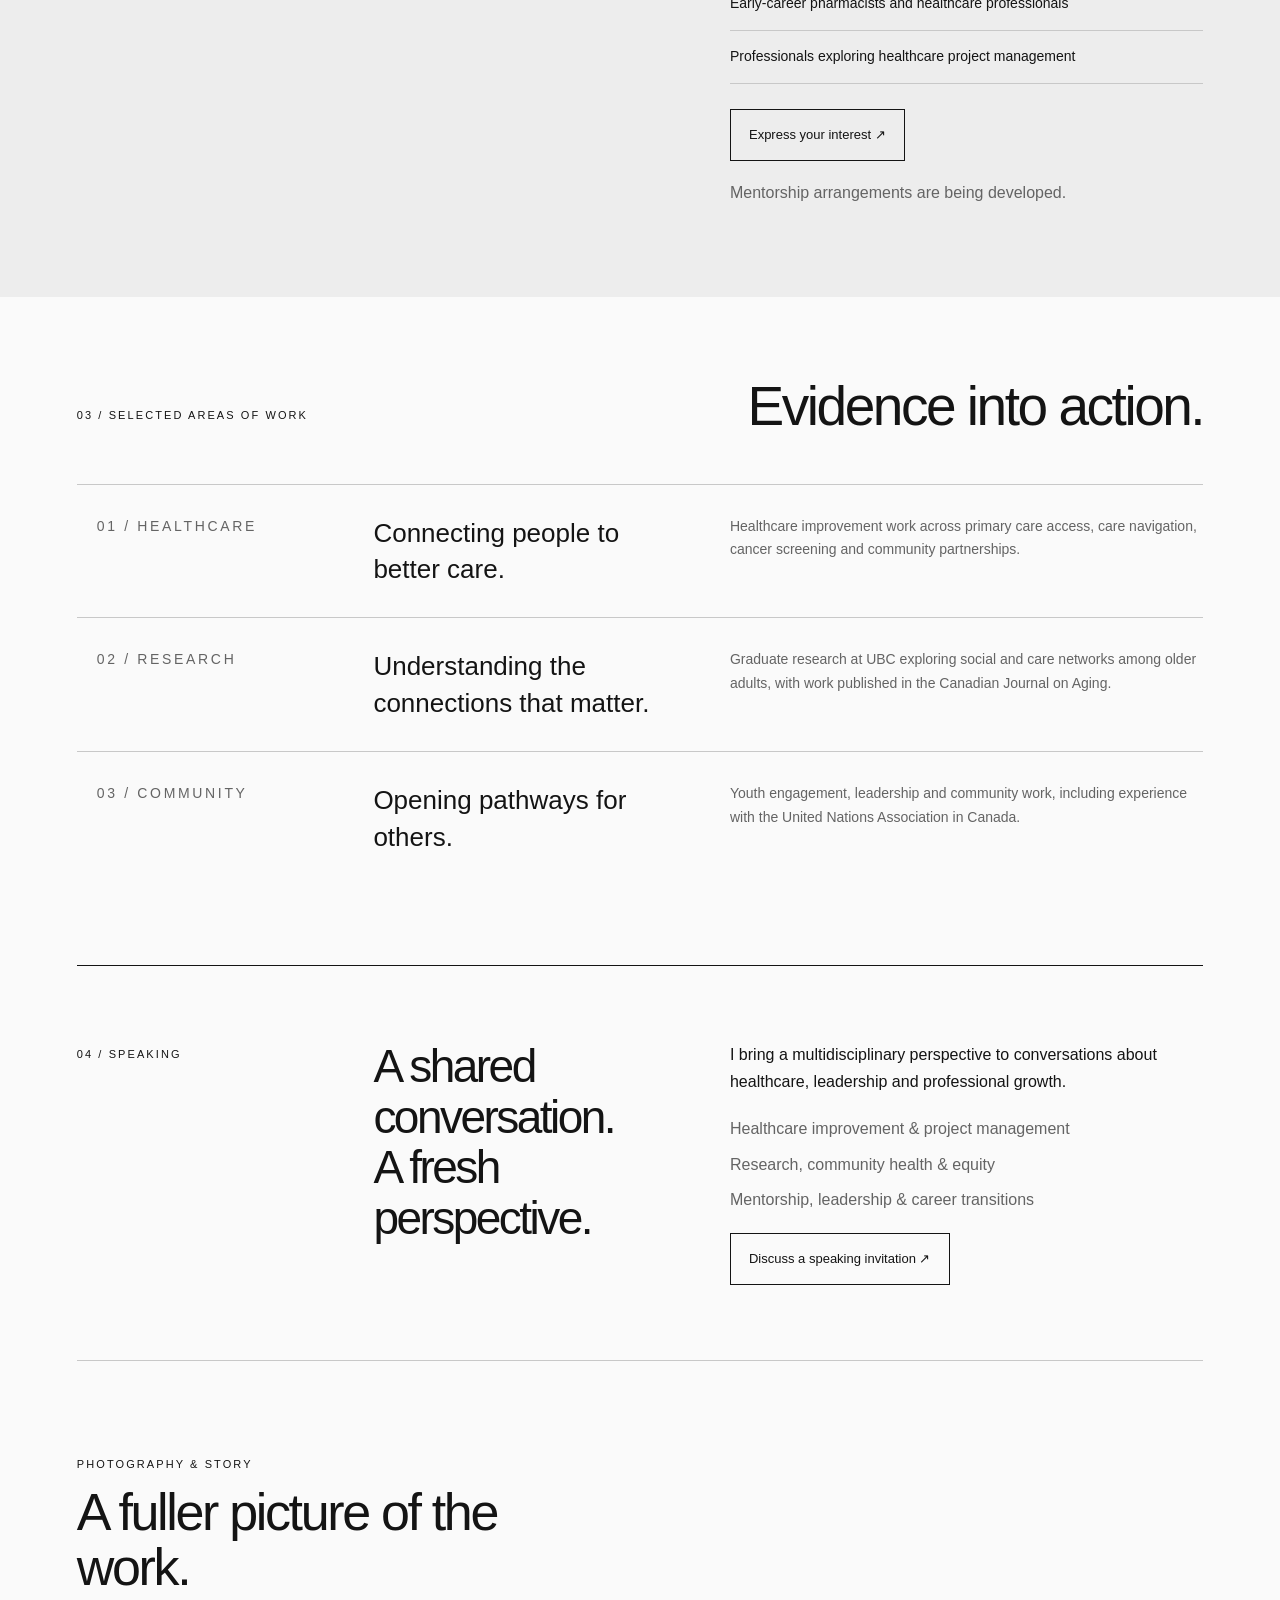
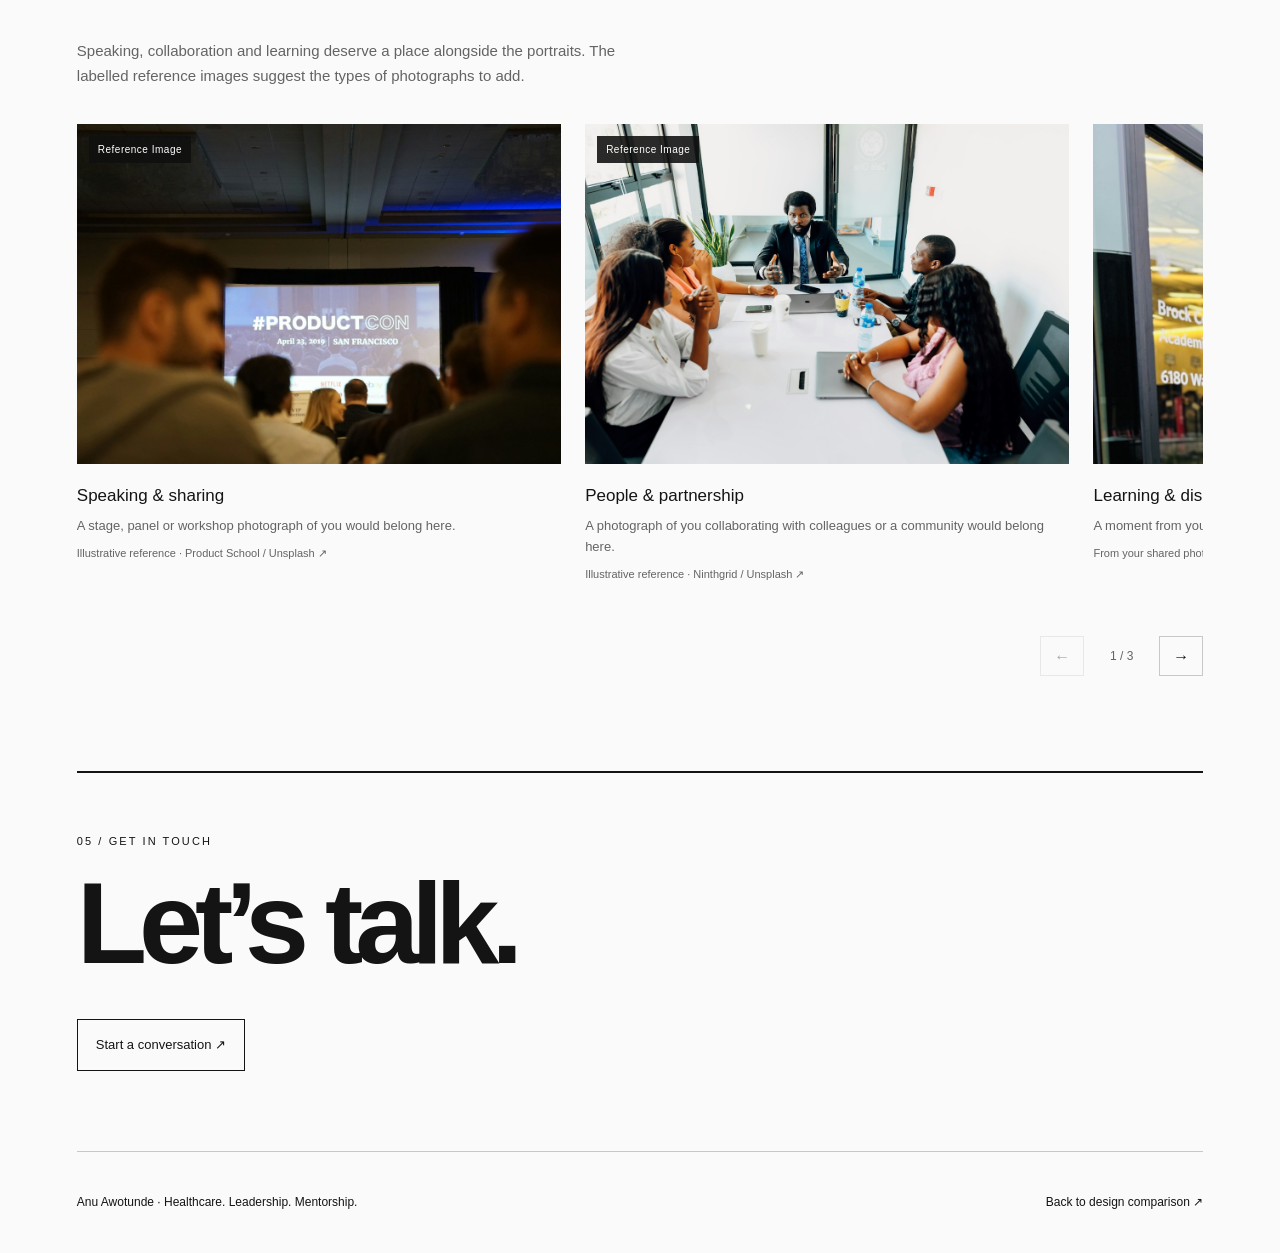
<file: design4/index.html>
<!doctype html>
<html lang="en"><head><meta charset="utf-8"><meta name="viewport" content="width=device-width, initial-scale=1"><meta name="robots" content="noindex,nofollow"><meta name="description" content="Design review prototype for Anu Awotunde's personal brand website."><title>Home | Anu Awotunde | Concept 4</title><link rel="stylesheet" href="../assets/site.css?v=7"><link rel="stylesheet" href="../assets/exploration.css?v=7"><link rel="stylesheet" href="../assets/review.css?v=7"><script src="../assets/site.js?v=7" defer></script></head>
<body class="swiss"><a class="skip" href="#main">Skip to content</a>
<div class="reviewbar"><div class="wrap"><span>DESIGN REVIEW · CONCEPT 4 · DRAFT COPY</span><a href="../">All four concepts ↗</a></div></div>
<header class="header wrap"><a class="wordmark" href="index.html">Anu Awotunde<span aria-hidden="true">.</span></a><button class="menu" data-menu aria-expanded="false" aria-controls="navigation">Menu</button><nav class="nav" id="navigation" aria-label="Main navigation"><a href="index.html" aria-current="page">Home</a><a href="about.html" >About</a><a href="#mentorship">Mentorship</a><a href="#speaking">Speaking</a><a href="#work">Work &amp; impact</a></nav></header>
<main id="main">
<section class="swiss-title wrap"><p class="label">Anu Awotunde<br>Pharmacist.<br>Researcher.<br>Mentor.</p><h1>People.<span>Systems.</span>Progress.</h1></section>
<section class="swiss-lead wrap"><p class="label">A professional home<br>for meaningful work.</p><div><p>I bring people, evidence and systems together to improve healthcare and help others navigate their professional journeys.</p><div class="actions"><a class="button" href="#mentorship">Explore mentorship ↗</a><a class="text-link" href="#speaking">Speaking enquiries</a></div></div><img class="small-photo" src="../assets/black-portrait.jpg" alt="Anu Awotunde smiling in a black suit" width="900" height="1200" fetchpriority="high"></section>
<section data-reveal class="swiss-band wrap"><p class="label">01 / Introduction</p><h2>Different paths.<br>A connected purpose.</h2><div class="description"><p>I’m Anu, a pharmacist, healthcare project professional, researcher and mentor based in Canada.</p><p class="muted">From pharmacy practice in Nigeria to graduate research at UBC and healthcare improvement in Toronto, my work has followed a common thread: making complex systems work better for people.</p><a class="text-link" href="about.html">About Anu ↗</a></div></section>
<section data-reveal class="swiss-mentor" id="mentorship"><div class="swiss-band wrap"><p class="label">02 / Mentorship</p><h2>Find space<br>for your<br>next step.</h2><div class="description"><p>Career growth can bring unfamiliar questions. I’m interested in supporting people as they build confidence, find clarity and explore their next professional step.</p><ul class="list"><li>Internationally educated healthcare professionals</li><li>Early-career pharmacists and healthcare professionals</li><li>Professionals exploring healthcare project management</li></ul><button class="button" data-enquiry="mentorship">Express your interest ↗</button><p class="note" style="margin-top:18px">Mentorship arrangements are being developed.</p></div></div></section>
<section data-reveal class="swiss-work wrap" id="work"><div class="section-heading"><p class="label">03 / Selected areas of work</p><h2>Evidence into action.</h2></div><article><p class="label">01 / Healthcare</p><h3>Connecting people to better care.</h3><p>Healthcare improvement work across primary care access, care navigation, cancer screening and community partnerships.</p></article><article><p class="label">02 / Research</p><h3>Understanding the connections that matter.</h3><p>Graduate research at UBC exploring social and care networks among older adults, with work published in the Canadian Journal on Aging.</p></article><article><p class="label">03 / Community</p><h3>Opening pathways for others.</h3><p>Youth engagement, leadership and community work, including experience with the United Nations Association in Canada.</p></article></section>
<section data-reveal class="swiss-band wrap" id="speaking"><p class="label">04 / Speaking</p><h2>A shared<br>conversation.<br>A fresh<br>perspective.</h2><div class="description"><p>I bring a multidisciplinary perspective to conversations about healthcare, leadership and professional growth.</p><p class="topics">Healthcare improvement &amp; project management<br>Research, community health &amp; equity<br>Mentorship, leadership &amp; career transitions</p><button class="button" data-enquiry="speaking">Discuss a speaking invitation ↗</button></div></section>
<section class="photo-journal wrap" data-reveal data-photo-gallery><p class="label">Photography &amp; story</p><h2>A fuller picture of the work.</h2><p class="gallery-intro">Speaking, collaboration and learning deserve a place alongside the portraits. The labelled reference images suggest the types of photographs to add.</p><div class="photo-rail" tabindex="0" role="region" aria-label="Photographs, scroll horizontally to explore"><figure class="photo-story"><div class="photo-media"><span class="reference-label">Reference Image</span><img src="../assets/reference-speaking.jpg" alt="Conference audience, used as an illustrative speaking-photo reference" loading="lazy" width="1200" height="900"></div><figcaption><strong>Speaking &amp; sharing</strong><p>A stage, panel or workshop photograph of you would belong here.</p><span class="photo-source">Illustrative reference · <a href="https://unsplash.com/photos/people-in-conference-with-projector-screen-in-front-xeEukPZjZi0" target="_blank" rel="noopener">Product School / Unsplash ↗</a></span></figcaption></figure><figure class="photo-story"><div class="photo-media"><span class="reference-label">Reference Image</span><img src="../assets/reference-collaboration.jpg" alt="Group discussion at a meeting table, used as an illustrative collaboration-photo reference" loading="lazy" width="1200" height="900"></div><figcaption><strong>People &amp; partnership</strong><p>A photograph of you collaborating with colleagues or a community would belong here.</p><span class="photo-source">Illustrative reference · <a href="https://unsplash.com/photos/a-group-of-people-sitting-around-a-white-table-d6-bg-lCvZY" target="_blank" rel="noopener">Ninthgrid / Unsplash ↗</a></span></figcaption></figure><figure class="photo-story"><div class="photo-media"><img src="../assets/graduation.jpg" alt="Anu Awotunde wearing graduation attire" loading="lazy" width="1200" height="900"></div><figcaption><strong>Learning &amp; discovery</strong><p>A moment from your academic journey.</p><span class="photo-source">From your shared photographs</span></figcaption></figure></div><div class="gallery-controls"><button data-gallery-prev aria-label="Previous photograph">←</button><span data-gallery-status aria-live="polite">1 / 3</span><button data-gallery-next aria-label="Next photograph">→</button></div></section><section class="swiss-contact wrap"><p class="label">05 / Get in touch</p><h2>Let’s talk.</h2><button class="button" data-enquiry="mentorship">Start a conversation ↗</button></section></main>
<footer class="footer wrap"><span>Anu Awotunde · Healthcare. Leadership. Mentorship.</span><a href="../">Back to design comparison ↗</a></footer>
<dialog id="enquiry-preview" aria-labelledby="enquiry-title"><p class="label">Enquiry journey preview</p><h2 id="enquiry-title">Explore mentorship</h2><p>This is a visual prototype. In the finished website, this action will open a short enquiry form so you can tell Anu what you have in mind.</p><p class="note">No information is being collected or sent. The final questions and enquiry process will be agreed before launch.</p><button data-close>Close preview</button></dialog></body></html>
</file>
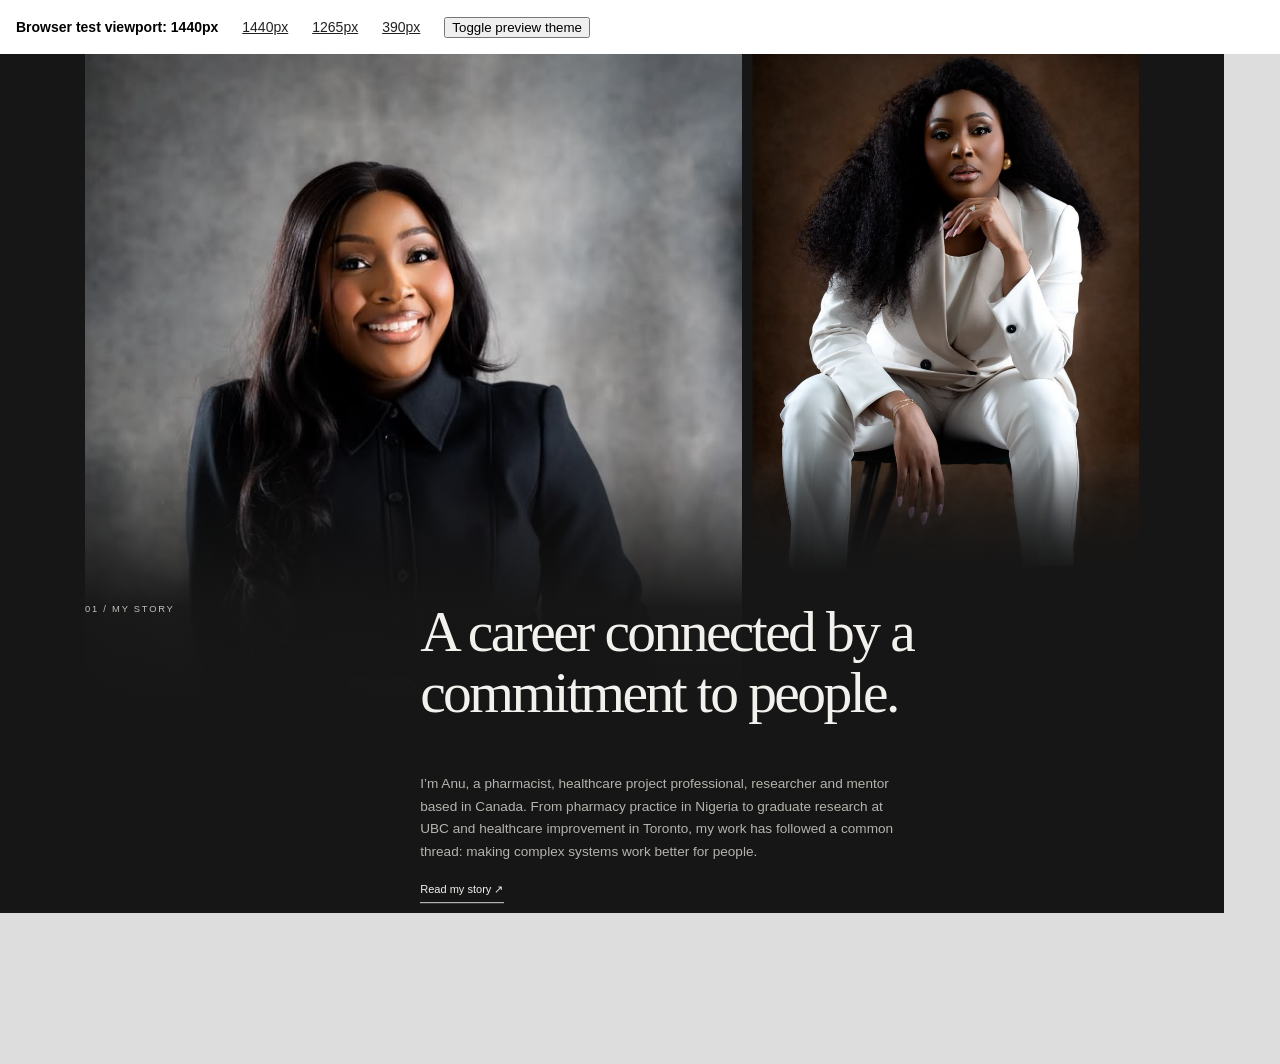
<file: _review/portrait-check.html>
<!doctype html><html lang="en"><head><meta charset="utf-8"><meta name="robots" content="noindex,nofollow"><meta name="viewport" content="width=device-width,initial-scale=1"><title>After hours portrait viewport check</title><style>*{box-sizing:border-box}body{margin:0;background:#ddd;font:14px Arial,sans-serif}nav{padding:16px;height:54px;background:#fff;display:flex;gap:24px;align-items:center}.viewport{display:flow-root;height:1010px;overflow:clip;transform:scale(.85);transform-origin:top left}iframe{display:block;border:0;max-width:none;height:2400px}a{color:#222}</style></head><body><nav><strong id="size"></strong><a href="?width=1440">1440px</a><a href="?width=1265">1265px</a><a href="?width=390">390px</a><button id="theme">Toggle preview theme</button></nav><div class="viewport"><iframe title="After hours test viewport" src="../design2/?preview=1&amp;revision=69db013"></iframe></div><script>const width=[1440,1265,390].includes(Number(new URLSearchParams(location.search).get('width')))?Number(new URLSearchParams(location.search).get('width')):1440;document.querySelector('iframe').style.width=width+'px';document.querySelector('.viewport').style.width=width+'px';document.querySelector('iframe').style.marginTop=-(width===390?400:width===1265?700:820)+'px';document.body.style.minWidth=(width*.85)+'px';document.querySelector('#theme').onclick=()=>document.querySelector('iframe').contentDocument.querySelector('[data-theme-toggle]').click();document.querySelector('#size').textContent='Browser test viewport: '+width+'px';</script></body></html>
</file>
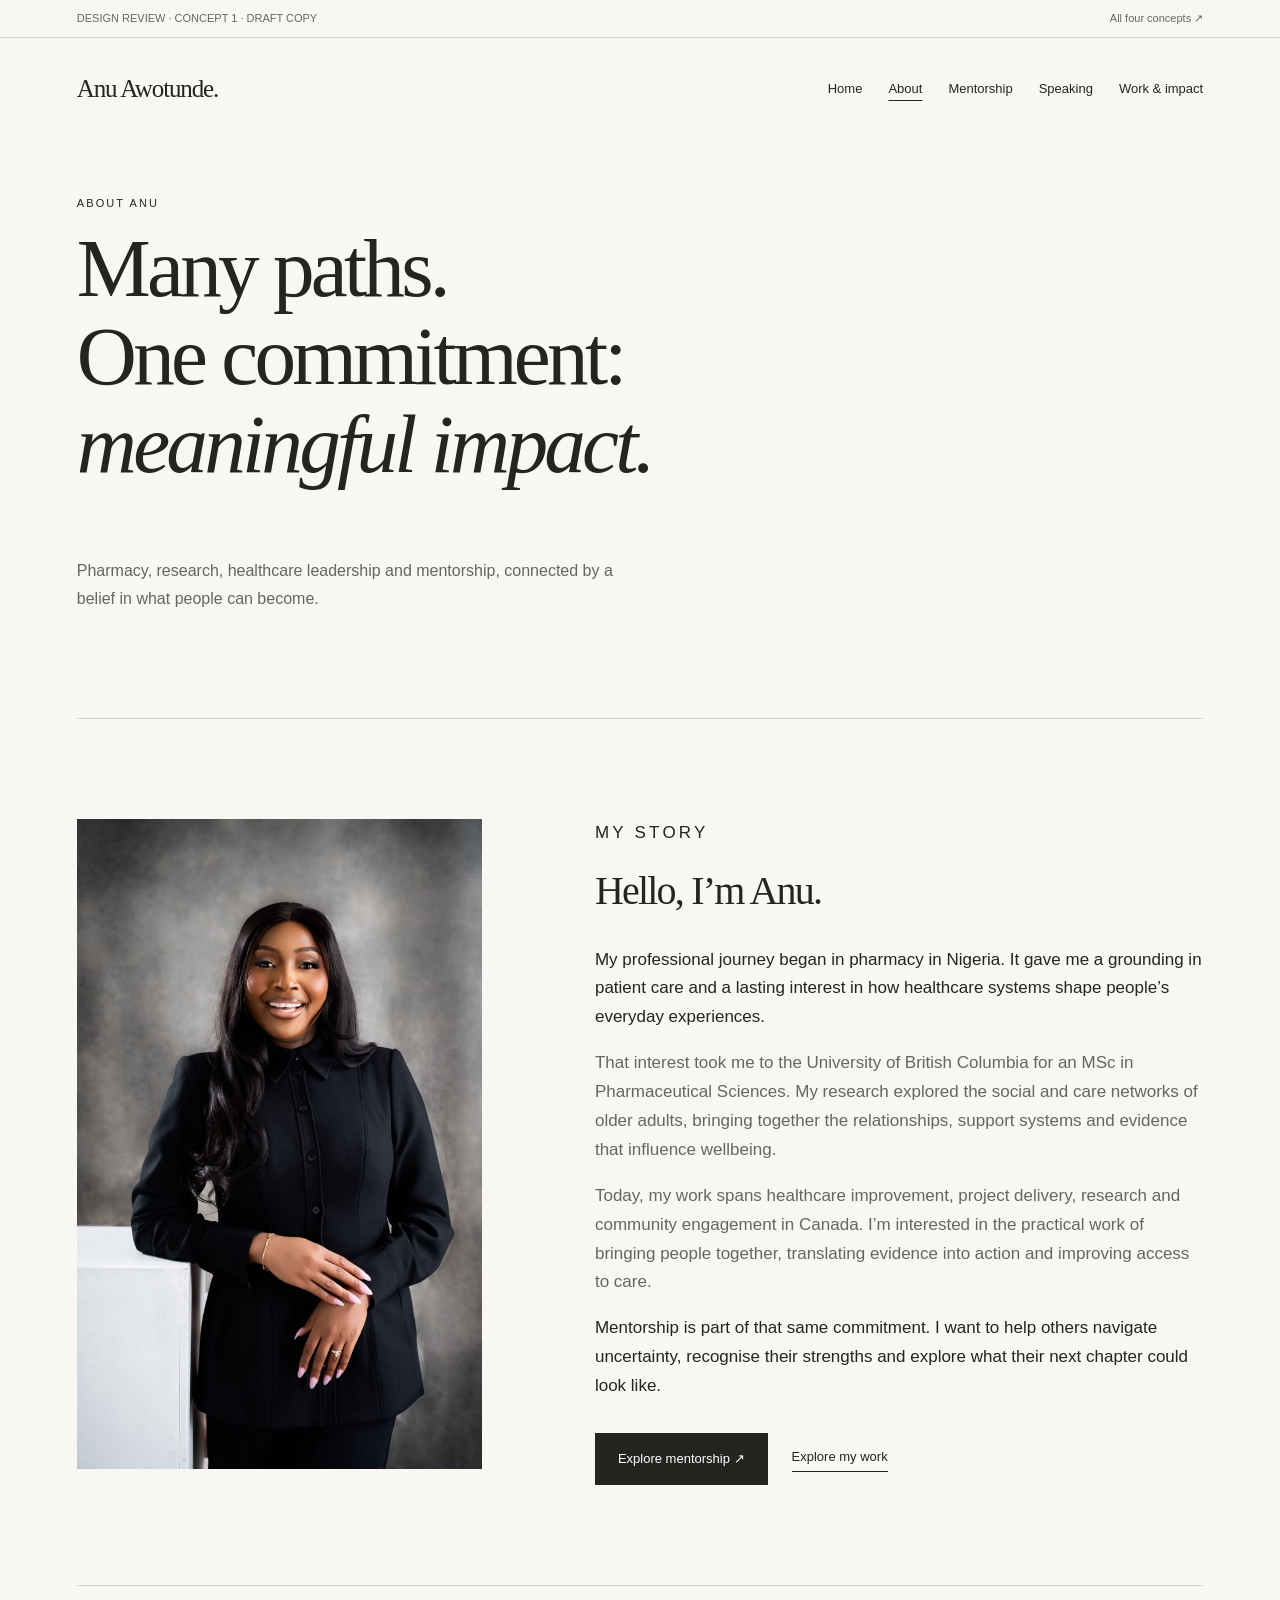
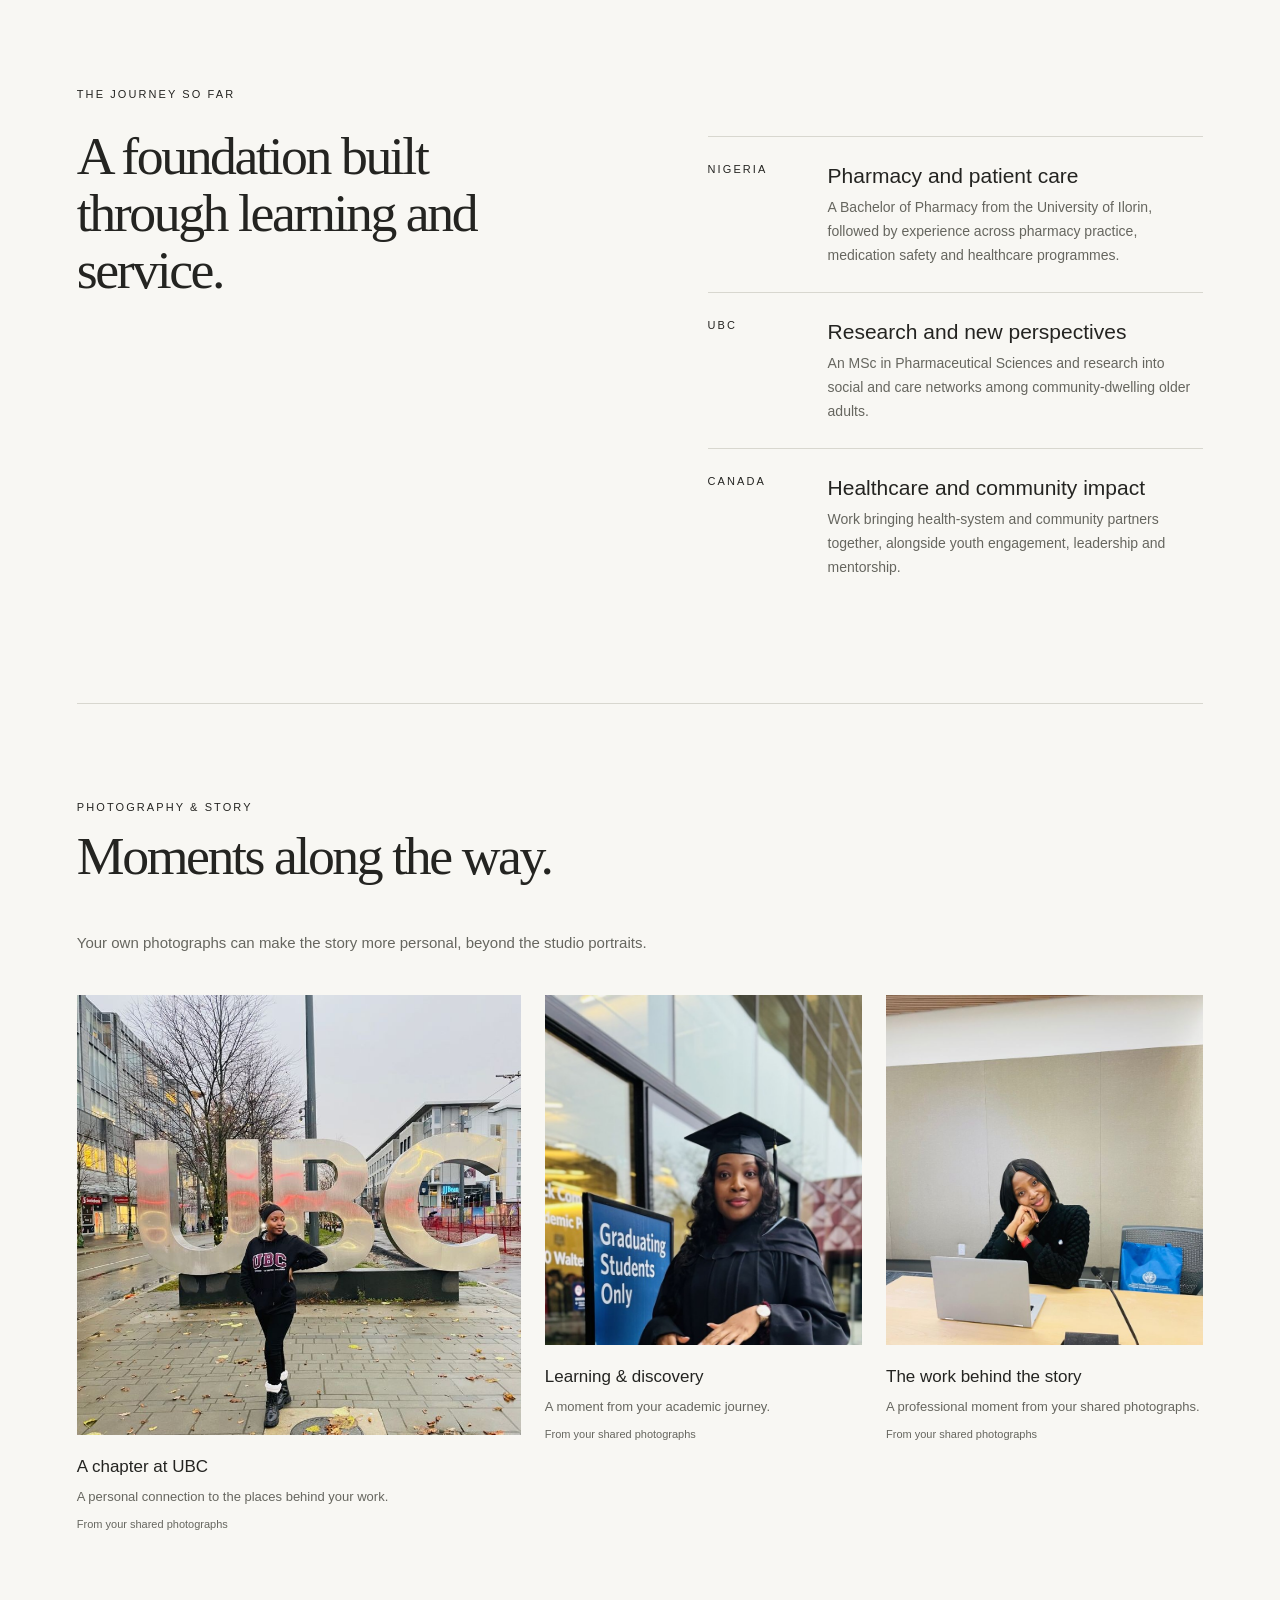
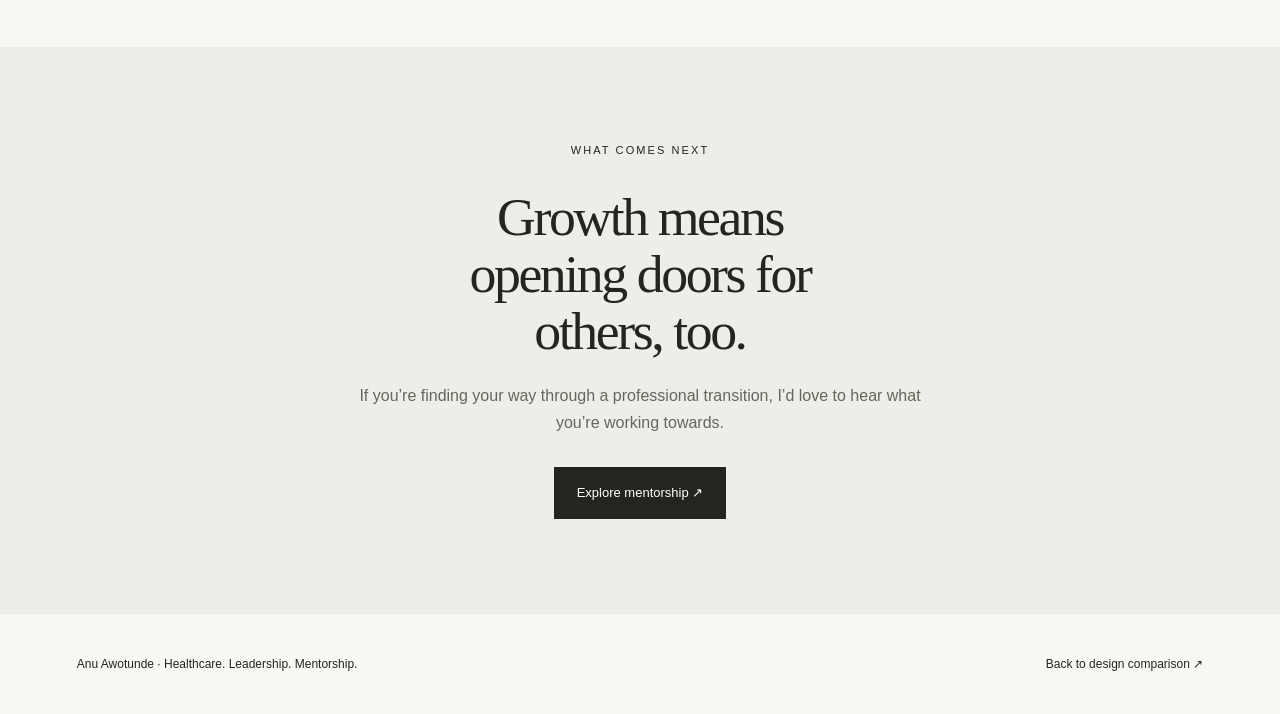
<file: design1/about.html>
<!doctype html>
<html lang="en"><head><meta charset="utf-8"><meta name="viewport" content="width=device-width, initial-scale=1"><meta name="robots" content="noindex,nofollow"><meta name="description" content="Design review prototype for Anu Awotunde's personal brand website."><title>About | Anu Awotunde | Concept 1</title><link rel="stylesheet" href="../assets/site.css?v=7"><link rel="stylesheet" href="../assets/review.css?v=7"><script src="../assets/site.js?v=7" defer></script></head>
<body class="warm"><a class="skip" href="#main">Skip to content</a>
<div class="reviewbar"><div class="wrap"><span>DESIGN REVIEW · CONCEPT 1 · DRAFT COPY</span><a href="../">All four concepts ↗</a></div></div>
<header class="header wrap"><a class="wordmark" href="index.html">Anu Awotunde<span aria-hidden="true">.</span></a><button class="menu" data-menu aria-expanded="false" aria-controls="navigation">Menu</button><nav class="nav" id="navigation" aria-label="Main navigation"><a href="index.html" >Home</a><a href="about.html" aria-current="page">About</a><a href="index.html#mentorship">Mentorship</a><a href="index.html#speaking">Speaking</a><a href="index.html#work">Work &amp; impact</a></nav></header>
<main id="main">
<section class="about-hero wrap"><p class="label">About Anu</p><h1>Many paths.<br>One commitment:<br><em>meaningful impact.</em></h1><p class="muted">Pharmacy, research, healthcare leadership and mentorship, connected by a belief in what people can become.</p></section>
<section data-reveal class="section wrap"><div class="about-grid"><img class="about-photo" src="../assets/standing-portrait.jpg" alt="Anu Awotunde standing in a black suit" width="900" height="1200"><div class="about-copy"><p class="label">My story</p><h2>Hello, I’m Anu.</h2><p>My professional journey began in pharmacy in Nigeria. It gave me a grounding in patient care and a lasting interest in how healthcare systems shape people’s everyday experiences.</p><p class="muted">That interest took me to the University of British Columbia for an MSc in Pharmaceutical Sciences. My research explored the social and care networks of older adults, bringing together the relationships, support systems and evidence that influence wellbeing.</p><p class="muted">Today, my work spans healthcare improvement, project delivery, research and community engagement in Canada. I’m interested in the practical work of bringing people together, translating evidence into action and improving access to care.</p><p>Mentorship is part of that same commitment. I want to help others navigate uncertainty, recognise their strengths and explore what their next chapter could look like.</p><div class="actions"><a class="button" href="index.html#mentorship">Explore mentorship ↗</a><a class="text-link" href="index.html#work">Explore my work</a></div></div></div></section>
<section data-reveal class="section wrap"><div class="split"><div><p class="label">The journey so far</p><h2>A foundation built through learning and service.</h2></div><div class="timeline"><div><span class="label">Nigeria</span><section><h3>Pharmacy and patient care</h3><p class="muted">A Bachelor of Pharmacy from the University of Ilorin, followed by experience across pharmacy practice, medication safety and healthcare programmes.</p></section></div><div><span class="label">UBC</span><section><h3>Research and new perspectives</h3><p class="muted">An MSc in Pharmaceutical Sciences and research into social and care networks among community-dwelling older adults.</p></section></div><div><span class="label">Canada</span><section><h3>Healthcare and community impact</h3><p class="muted">Work bringing health-system and community partners together, alongside youth engagement, leadership and mentorship.</p></section></div></div></div></section>
<section class="photo-journal wrap" data-reveal ><p class="label">Photography &amp; story</p><h2>Moments along the way.</h2><p class="gallery-intro">Your own photographs can make the story more personal, beyond the studio portraits.</p><div class="photo-grid"><figure class="photo-story"><div class="photo-media"><img src="../assets/ubc-campus.jpg" alt="Anu Awotunde at the UBC campus sign" loading="lazy" width="1200" height="900"></div><figcaption><strong>A chapter at UBC</strong><p>A personal connection to the places behind your work.</p><span class="photo-source">From your shared photographs</span></figcaption></figure><figure class="photo-story"><div class="photo-media"><img src="../assets/graduation.jpg" alt="Anu Awotunde wearing graduation attire" loading="lazy" width="1200" height="900"></div><figcaption><strong>Learning &amp; discovery</strong><p>A moment from your academic journey.</p><span class="photo-source">From your shared photographs</span></figcaption></figure><figure class="photo-story"><div class="photo-media"><img src="../assets/professional-context.jpg" alt="Anu Awotunde seated at a meeting table with a laptop" loading="lazy" width="1200" height="900"></div><figcaption><strong>The work behind the story</strong><p>A professional moment from your shared photographs.</p><span class="photo-source">From your shared photographs</span></figcaption></figure></div></section><section class="closing"><div class="wrap"><p class="label">What comes next</p><h2>Growth means opening doors for others, too.</h2><p class="muted">If you’re finding your way through a professional transition, I’d love to hear what you’re working towards.</p><button class="button" data-enquiry="mentorship">Explore mentorship ↗</button></div></section></main>
<footer class="footer wrap"><span>Anu Awotunde · Healthcare. Leadership. Mentorship.</span><a href="../">Back to design comparison ↗</a></footer>
<dialog id="enquiry-preview" aria-labelledby="enquiry-title"><p class="label">Enquiry journey preview</p><h2 id="enquiry-title">Explore mentorship</h2><p>This is a visual prototype. In the finished website, this action will open a short enquiry form so you can tell Anu what you have in mind.</p><p class="note">No information is being collected or sent. The final questions and enquiry process will be agreed before launch.</p><button data-close>Close preview</button></dialog></body></html>
</file>
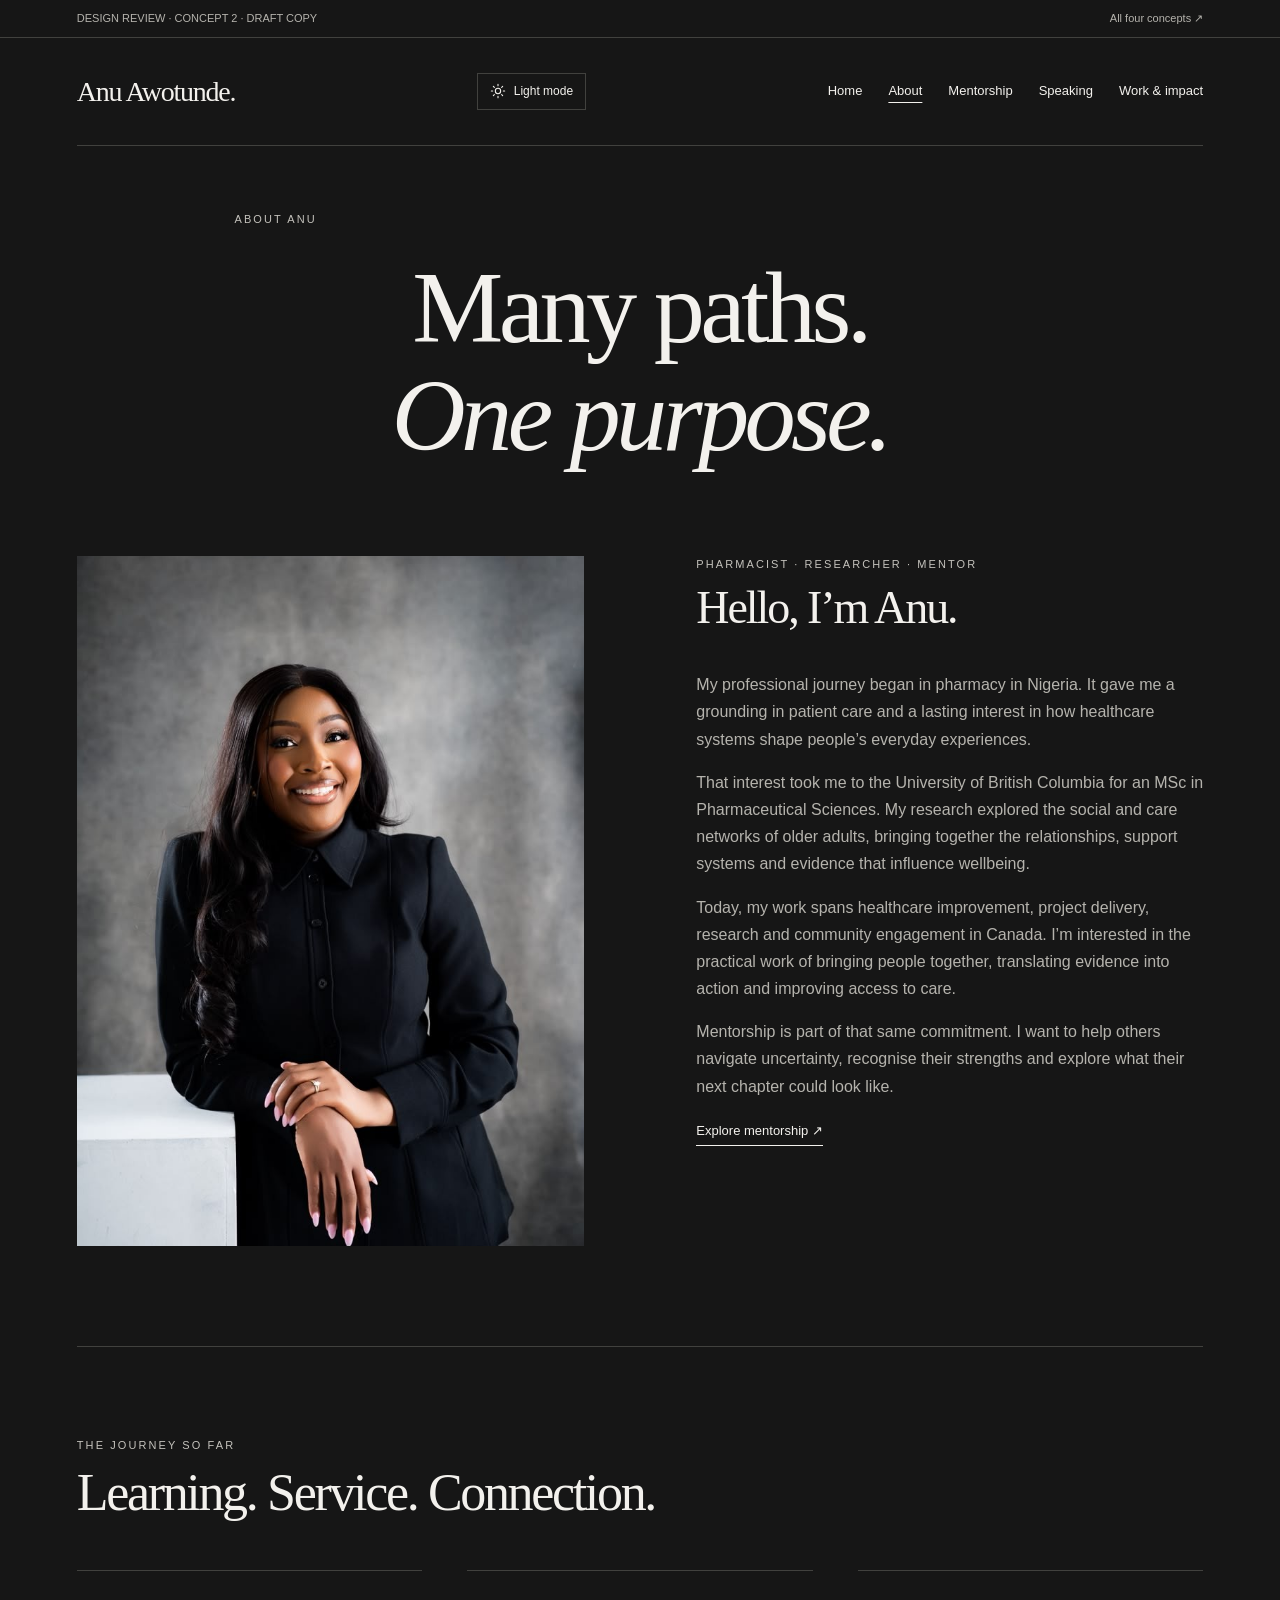
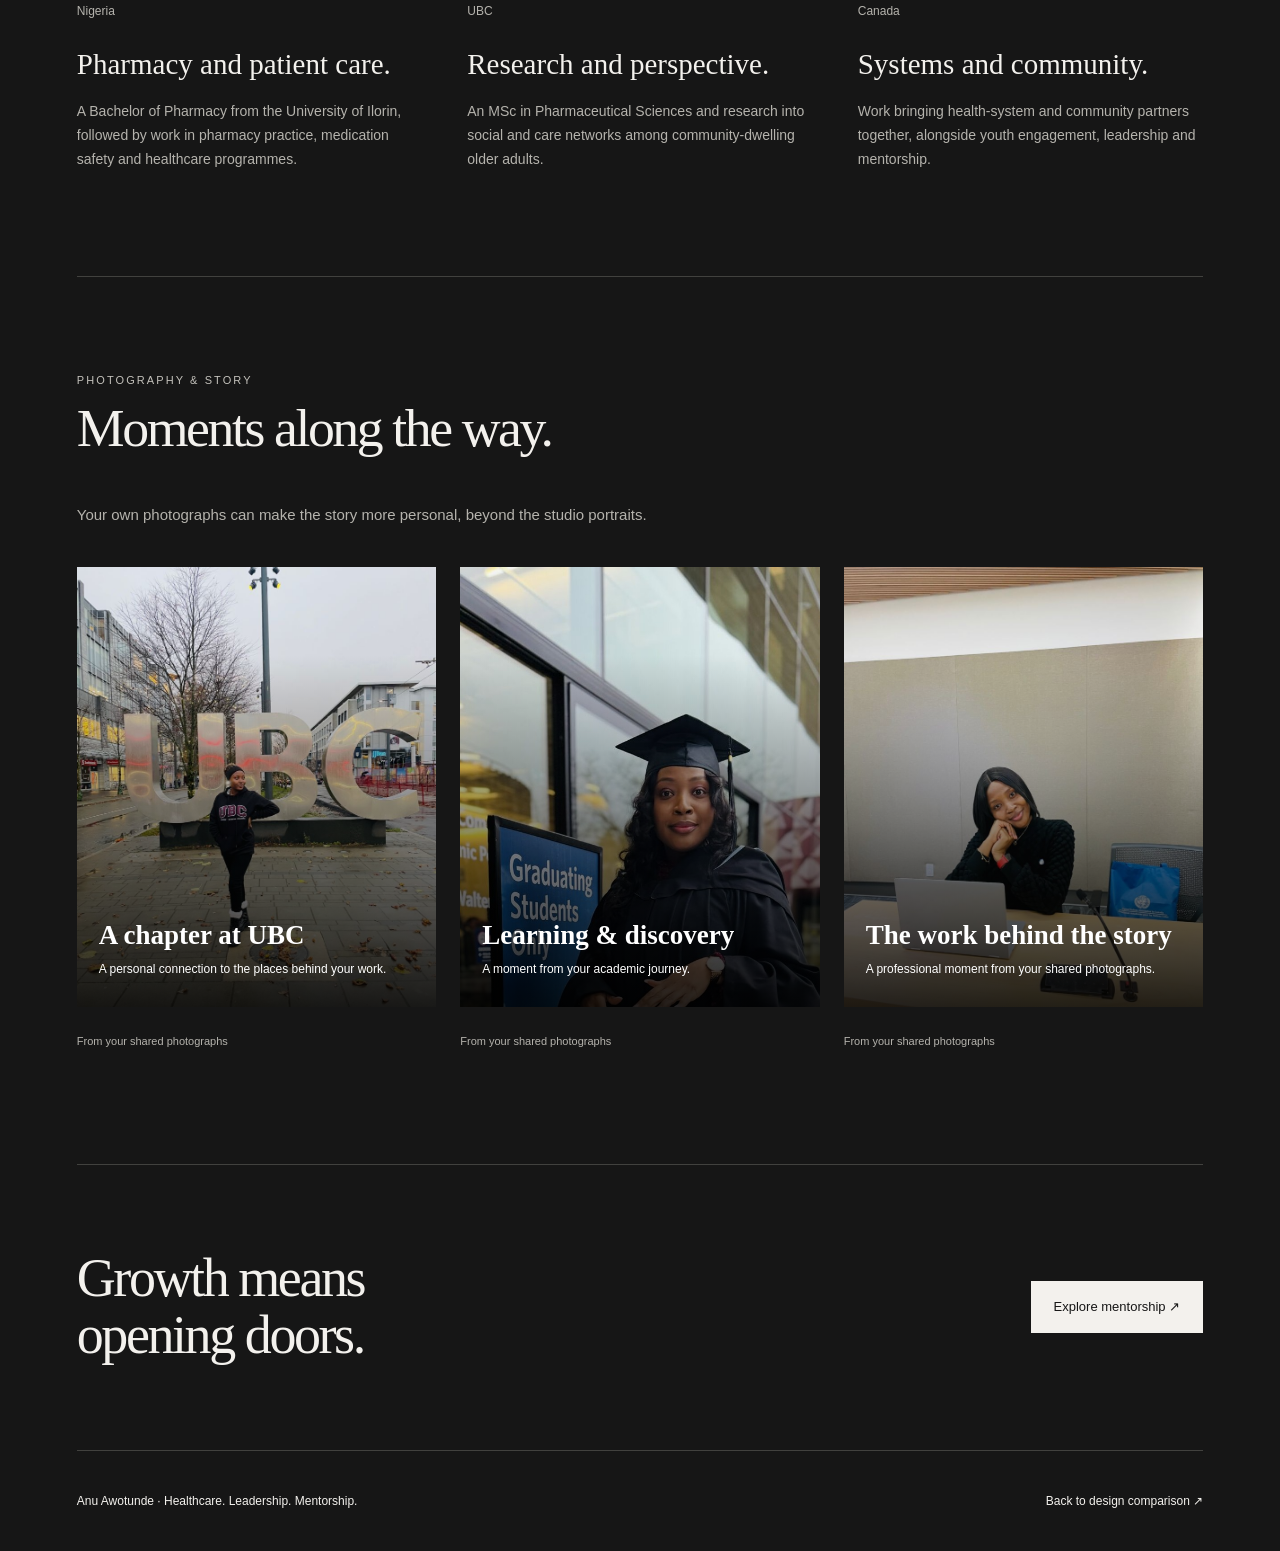
<file: design2/about.html>
<!doctype html>
<html lang="en"><head><meta charset="utf-8"><meta name="viewport" content="width=device-width, initial-scale=1"><meta name="robots" content="noindex,nofollow"><meta name="description" content="Design review prototype for Anu Awotunde's personal brand website."><title>About | Anu Awotunde | Concept 2</title><link rel="stylesheet" href="../assets/site.css?v=7"><link rel="stylesheet" href="../assets/exploration.css?v=7"><link rel="stylesheet" href="../assets/review.css?v=7"><script src="../assets/site.js?v=7" defer></script></head>
<body class="cinematic"><a class="skip" href="#main">Skip to content</a>
<div class="reviewbar"><div class="wrap"><span>DESIGN REVIEW · CONCEPT 2 · DRAFT COPY</span><a href="../">All four concepts ↗</a></div></div>
<header class="header wrap"><a class="wordmark" href="index.html">Anu Awotunde<span aria-hidden="true">.</span></a><div class="header-actions"><button class="theme-switch" data-theme-toggle aria-pressed="false" aria-label="Switch to light mode"><svg data-icon-sun aria-hidden="true" width="16" height="16" viewBox="0 0 24 24" fill="none" stroke="currentColor" stroke-width="1.6" stroke-linecap="round"><circle cx="12" cy="12" r="4"/><path d="M12 2v2m0 16v2M2 12h2m16 0h2M5 5l1.5 1.5m11 11L19 19M5 19l1.5-1.5m11-11L19 5"/></svg><svg data-icon-moon hidden aria-hidden="true" width="16" height="16" viewBox="0 0 24 24" fill="none" stroke="currentColor" stroke-width="1.6" stroke-linecap="round" stroke-linejoin="round"><path d="M20.7 14A9 9 0 0 1 10 3.3 9 9 0 1 0 20.7 14Z"/></svg><span data-theme-label>Light mode</span></button><button class="menu" data-menu aria-expanded="false" aria-controls="navigation">Menu</button></div><nav class="nav" id="navigation" aria-label="Main navigation"><a href="index.html" >Home</a><a href="about.html" aria-current="page">About</a><a href="index.html#mentorship">Mentorship</a><a href="index.html#speaking">Speaking</a><a href="index.html#work">Work &amp; impact</a></nav></header>
<main id="main"><section class="dark-about-head wrap"><p class="label">About Anu</p><h1>Many paths.<br><em>One purpose.</em></h1></section><section class="dark-about wrap"><img src="../assets/black-portrait.jpg" alt="Anu Awotunde smiling in a black suit" width="900" height="1200"><div><p class="label">Pharmacist · Researcher · Mentor</p><h2>Hello, I’m Anu.</h2><p>My professional journey began in pharmacy in Nigeria. It gave me a grounding in patient care and a lasting interest in how healthcare systems shape people’s everyday experiences.</p><p>That interest took me to the University of British Columbia for an MSc in Pharmaceutical Sciences. My research explored the social and care networks of older adults, bringing together the relationships, support systems and evidence that influence wellbeing.</p><p>Today, my work spans healthcare improvement, project delivery, research and community engagement in Canada. I’m interested in the practical work of bringing people together, translating evidence into action and improving access to care.</p><p>Mentorship is part of that same commitment. I want to help others navigate uncertainty, recognise their strengths and explore what their next chapter could look like.</p><a class="text-link" href="index.html#mentorship">Explore mentorship ↗</a></div></section><section class="dark-values wrap"><p class="label">The journey so far</p><h2>Learning. Service. Connection.</h2><div class="mentor-columns"><article><span class="index">Nigeria</span><h3>Pharmacy and patient care.</h3><p>A Bachelor of Pharmacy from the University of Ilorin, followed by work in pharmacy practice, medication safety and healthcare programmes.</p></article><article><span class="index">UBC</span><h3>Research and perspective.</h3><p>An MSc in Pharmaceutical Sciences and research into social and care networks among community-dwelling older adults.</p></article><article><span class="index">Canada</span><h3>Systems and community.</h3><p>Work bringing health-system and community partners together, alongside youth engagement, leadership and mentorship.</p></article></div></section><section class="photo-journal wrap" data-reveal ><p class="label">Photography &amp; story</p><h2>Moments along the way.</h2><p class="gallery-intro">Your own photographs can make the story more personal, beyond the studio portraits.</p><div class="photo-grid"><figure class="photo-story"><div class="photo-media"><img src="../assets/ubc-campus.jpg" alt="Anu Awotunde at the UBC campus sign" loading="lazy" width="1200" height="900"><div class="photo-caption-overlay"><strong>A chapter at UBC</strong><span>A personal connection to the places behind your work.</span></div></div><figcaption><span class="photo-source">From your shared photographs</span></figcaption></figure><figure class="photo-story"><div class="photo-media"><img src="../assets/graduation.jpg" alt="Anu Awotunde wearing graduation attire" loading="lazy" width="1200" height="900"><div class="photo-caption-overlay"><strong>Learning &amp; discovery</strong><span>A moment from your academic journey.</span></div></div><figcaption><span class="photo-source">From your shared photographs</span></figcaption></figure><figure class="photo-story"><div class="photo-media"><img src="../assets/professional-context.jpg" alt="Anu Awotunde seated at a meeting table with a laptop" loading="lazy" width="1200" height="900"><div class="photo-caption-overlay"><strong>The work behind the story</strong><span>A professional moment from your shared photographs.</span></div></div><figcaption><span class="photo-source">From your shared photographs</span></figcaption></figure></div></section><section class="dark-ending wrap"><h2>Growth means opening doors.</h2><button class="button" data-enquiry="mentorship">Explore mentorship ↗</button></section></main>
<footer class="footer wrap"><span>Anu Awotunde · Healthcare. Leadership. Mentorship.</span><a href="../">Back to design comparison ↗</a></footer>
<dialog id="enquiry-preview" aria-labelledby="enquiry-title"><p class="label">Enquiry journey preview</p><h2 id="enquiry-title">Explore mentorship</h2><p>This is a visual prototype. In the finished website, this action will open a short enquiry form so you can tell Anu what you have in mind.</p><p class="note">No information is being collected or sent. The final questions and enquiry process will be agreed before launch.</p><button data-close>Close preview</button></dialog></body></html>
</file>
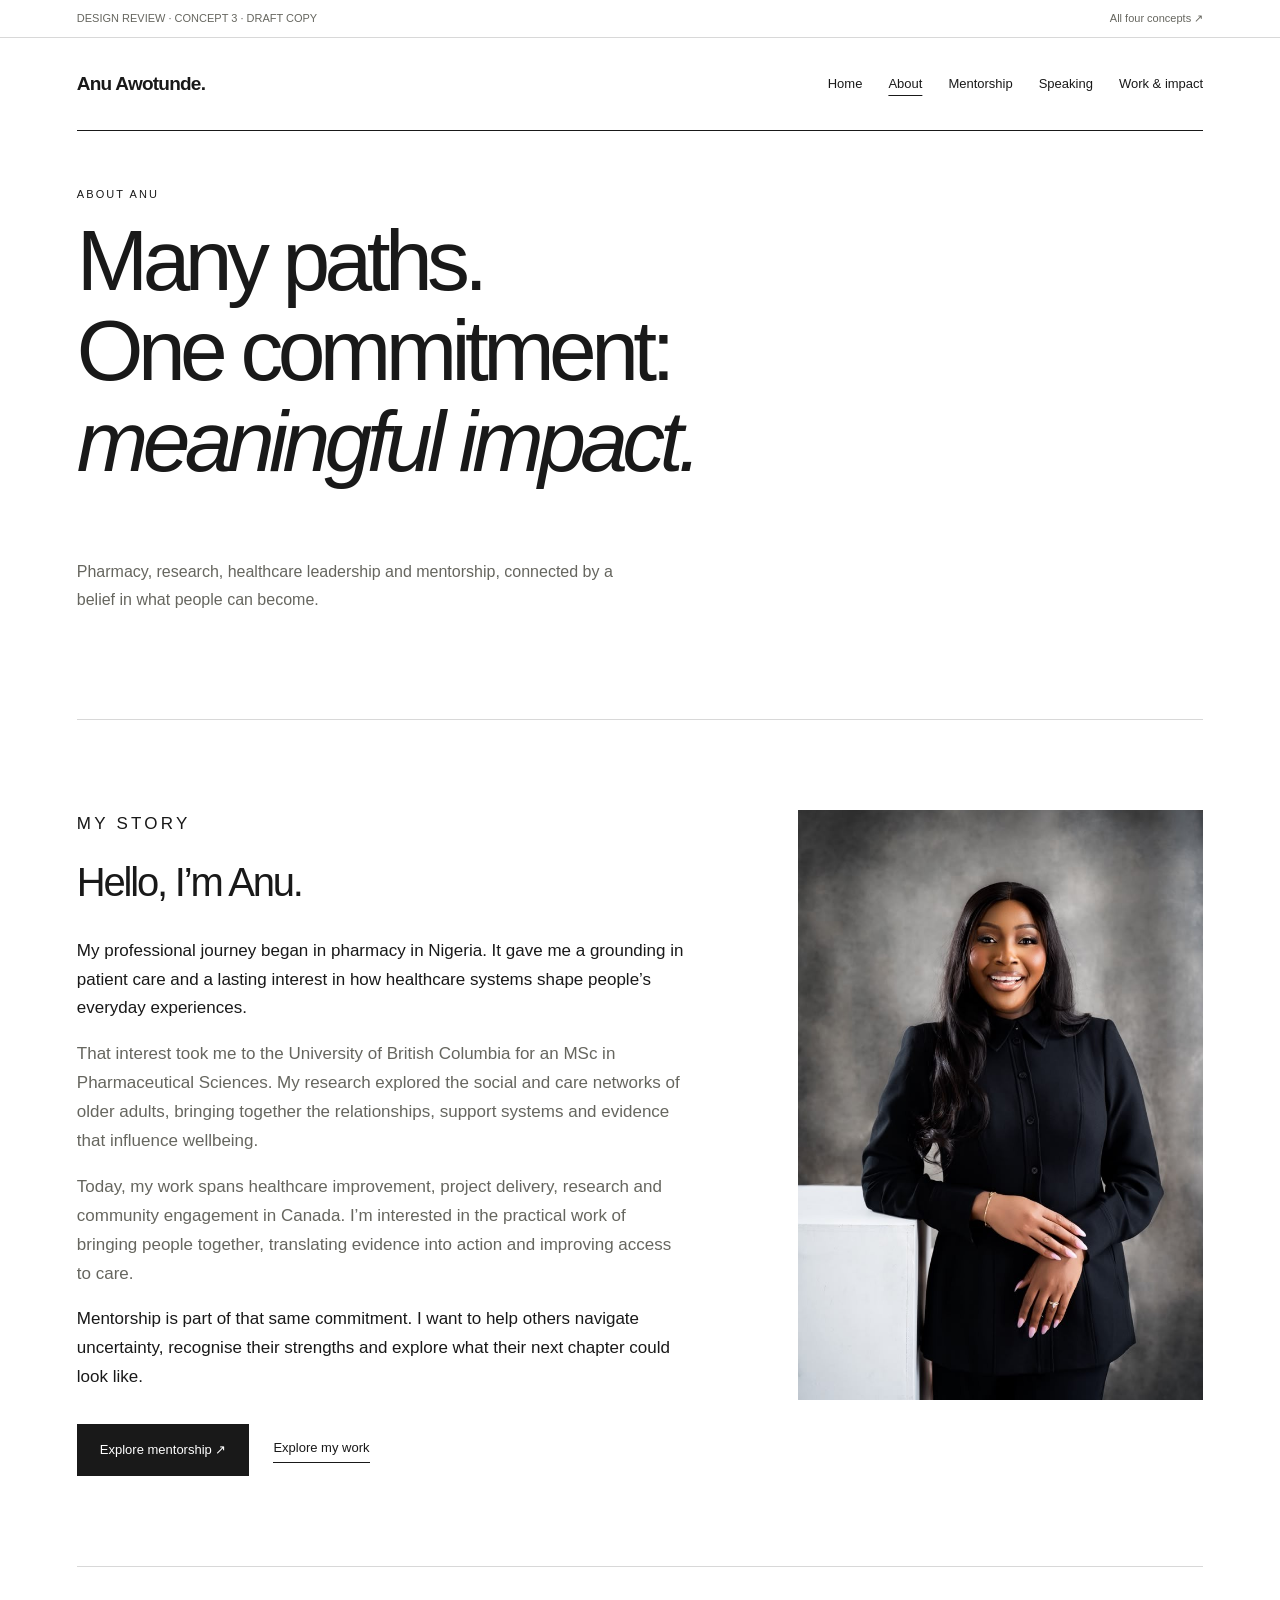
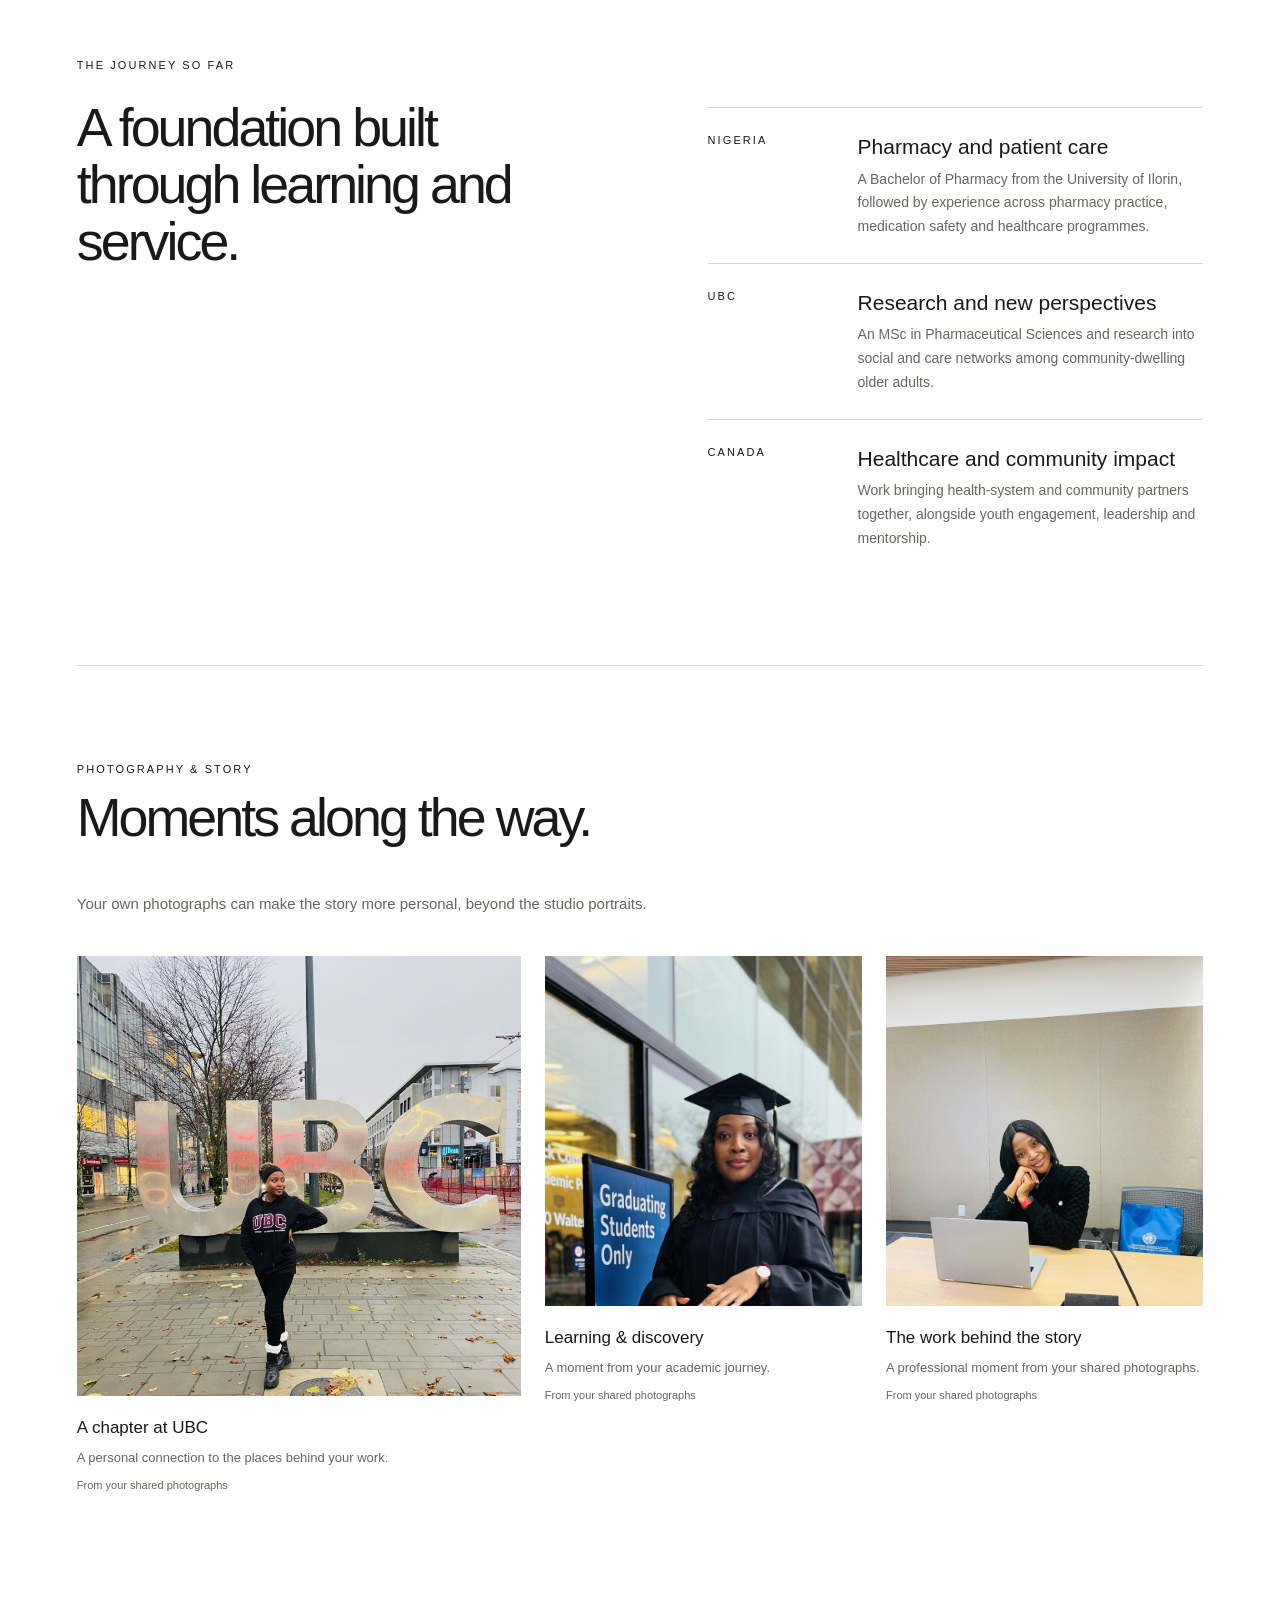
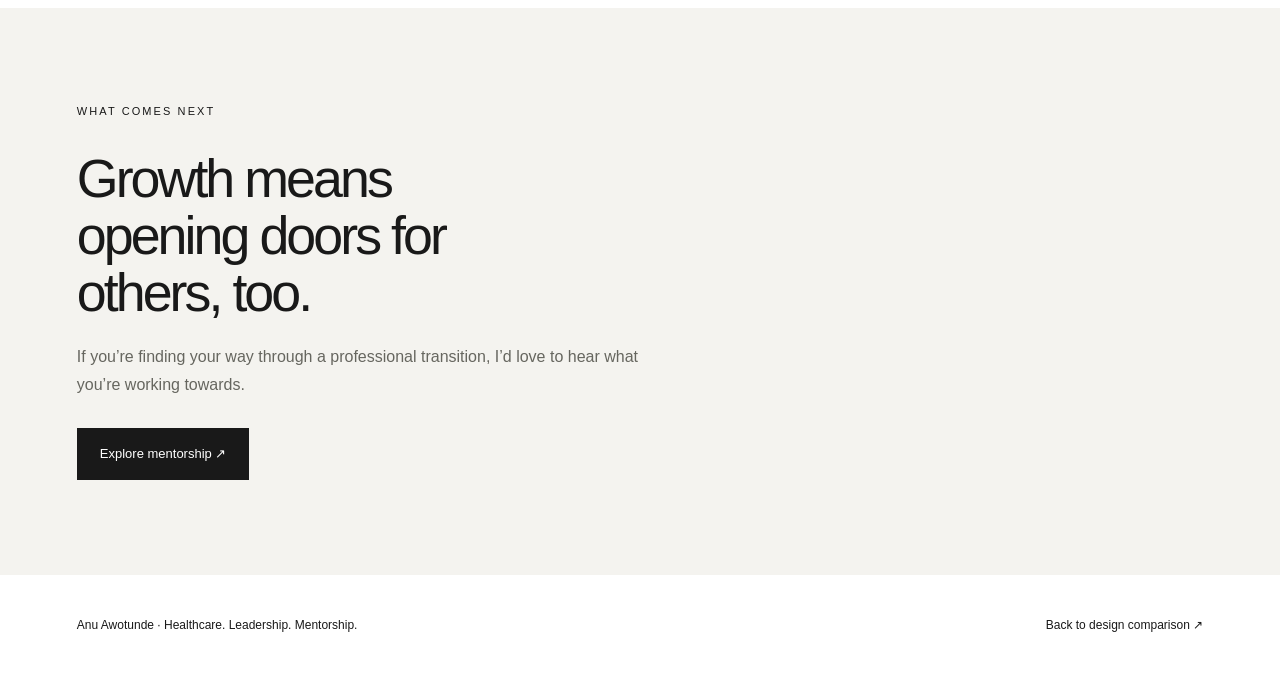
<file: design3/about.html>
<!doctype html>
<html lang="en"><head><meta charset="utf-8"><meta name="viewport" content="width=device-width, initial-scale=1"><meta name="robots" content="noindex,nofollow"><meta name="description" content="Design review prototype for Anu Awotunde's personal brand website."><title>About | Anu Awotunde | Concept 3</title><link rel="stylesheet" href="../assets/site.css?v=7"><link rel="stylesheet" href="../assets/review.css?v=7"><script src="../assets/site.js?v=7" defer></script></head>
<body class="editorial"><a class="skip" href="#main">Skip to content</a>
<div class="reviewbar"><div class="wrap"><span>DESIGN REVIEW · CONCEPT 3 · DRAFT COPY</span><a href="../">All four concepts ↗</a></div></div>
<header class="header wrap"><a class="wordmark" href="index.html">Anu Awotunde<span aria-hidden="true">.</span></a><button class="menu" data-menu aria-expanded="false" aria-controls="navigation">Menu</button><nav class="nav" id="navigation" aria-label="Main navigation"><a href="index.html" >Home</a><a href="about.html" aria-current="page">About</a><a href="index.html#mentorship">Mentorship</a><a href="index.html#speaking">Speaking</a><a href="index.html#work">Work &amp; impact</a></nav></header>
<main id="main">
<section class="about-hero wrap"><p class="label">About Anu</p><h1>Many paths.<br>One commitment:<br><em>meaningful impact.</em></h1><p class="muted">Pharmacy, research, healthcare leadership and mentorship, connected by a belief in what people can become.</p></section>
<section data-reveal class="section wrap"><div class="about-grid"><img class="about-photo" src="../assets/standing-portrait.jpg" alt="Anu Awotunde standing in a black suit" width="900" height="1200"><div class="about-copy"><p class="label">My story</p><h2>Hello, I’m Anu.</h2><p>My professional journey began in pharmacy in Nigeria. It gave me a grounding in patient care and a lasting interest in how healthcare systems shape people’s everyday experiences.</p><p class="muted">That interest took me to the University of British Columbia for an MSc in Pharmaceutical Sciences. My research explored the social and care networks of older adults, bringing together the relationships, support systems and evidence that influence wellbeing.</p><p class="muted">Today, my work spans healthcare improvement, project delivery, research and community engagement in Canada. I’m interested in the practical work of bringing people together, translating evidence into action and improving access to care.</p><p>Mentorship is part of that same commitment. I want to help others navigate uncertainty, recognise their strengths and explore what their next chapter could look like.</p><div class="actions"><a class="button" href="index.html#mentorship">Explore mentorship ↗</a><a class="text-link" href="index.html#work">Explore my work</a></div></div></div></section>
<section data-reveal class="section wrap"><div class="split"><div><p class="label">The journey so far</p><h2>A foundation built through learning and service.</h2></div><div class="timeline"><div><span class="label">Nigeria</span><section><h3>Pharmacy and patient care</h3><p class="muted">A Bachelor of Pharmacy from the University of Ilorin, followed by experience across pharmacy practice, medication safety and healthcare programmes.</p></section></div><div><span class="label">UBC</span><section><h3>Research and new perspectives</h3><p class="muted">An MSc in Pharmaceutical Sciences and research into social and care networks among community-dwelling older adults.</p></section></div><div><span class="label">Canada</span><section><h3>Healthcare and community impact</h3><p class="muted">Work bringing health-system and community partners together, alongside youth engagement, leadership and mentorship.</p></section></div></div></div></section>
<section class="photo-journal wrap" data-reveal ><p class="label">Photography &amp; story</p><h2>Moments along the way.</h2><p class="gallery-intro">Your own photographs can make the story more personal, beyond the studio portraits.</p><div class="photo-grid"><figure class="photo-story"><div class="photo-media"><img src="../assets/ubc-campus.jpg" alt="Anu Awotunde at the UBC campus sign" loading="lazy" width="1200" height="900"></div><figcaption><strong>A chapter at UBC</strong><p>A personal connection to the places behind your work.</p><span class="photo-source">From your shared photographs</span></figcaption></figure><figure class="photo-story"><div class="photo-media"><img src="../assets/graduation.jpg" alt="Anu Awotunde wearing graduation attire" loading="lazy" width="1200" height="900"></div><figcaption><strong>Learning &amp; discovery</strong><p>A moment from your academic journey.</p><span class="photo-source">From your shared photographs</span></figcaption></figure><figure class="photo-story"><div class="photo-media"><img src="../assets/professional-context.jpg" alt="Anu Awotunde seated at a meeting table with a laptop" loading="lazy" width="1200" height="900"></div><figcaption><strong>The work behind the story</strong><p>A professional moment from your shared photographs.</p><span class="photo-source">From your shared photographs</span></figcaption></figure></div></section><section class="closing"><div class="wrap"><p class="label">What comes next</p><h2>Growth means opening doors for others, too.</h2><p class="muted">If you’re finding your way through a professional transition, I’d love to hear what you’re working towards.</p><button class="button" data-enquiry="mentorship">Explore mentorship ↗</button></div></section></main>
<footer class="footer wrap"><span>Anu Awotunde · Healthcare. Leadership. Mentorship.</span><a href="../">Back to design comparison ↗</a></footer>
<dialog id="enquiry-preview" aria-labelledby="enquiry-title"><p class="label">Enquiry journey preview</p><h2 id="enquiry-title">Explore mentorship</h2><p>This is a visual prototype. In the finished website, this action will open a short enquiry form so you can tell Anu what you have in mind.</p><p class="note">No information is being collected or sent. The final questions and enquiry process will be agreed before launch.</p><button data-close>Close preview</button></dialog></body></html>
</file>
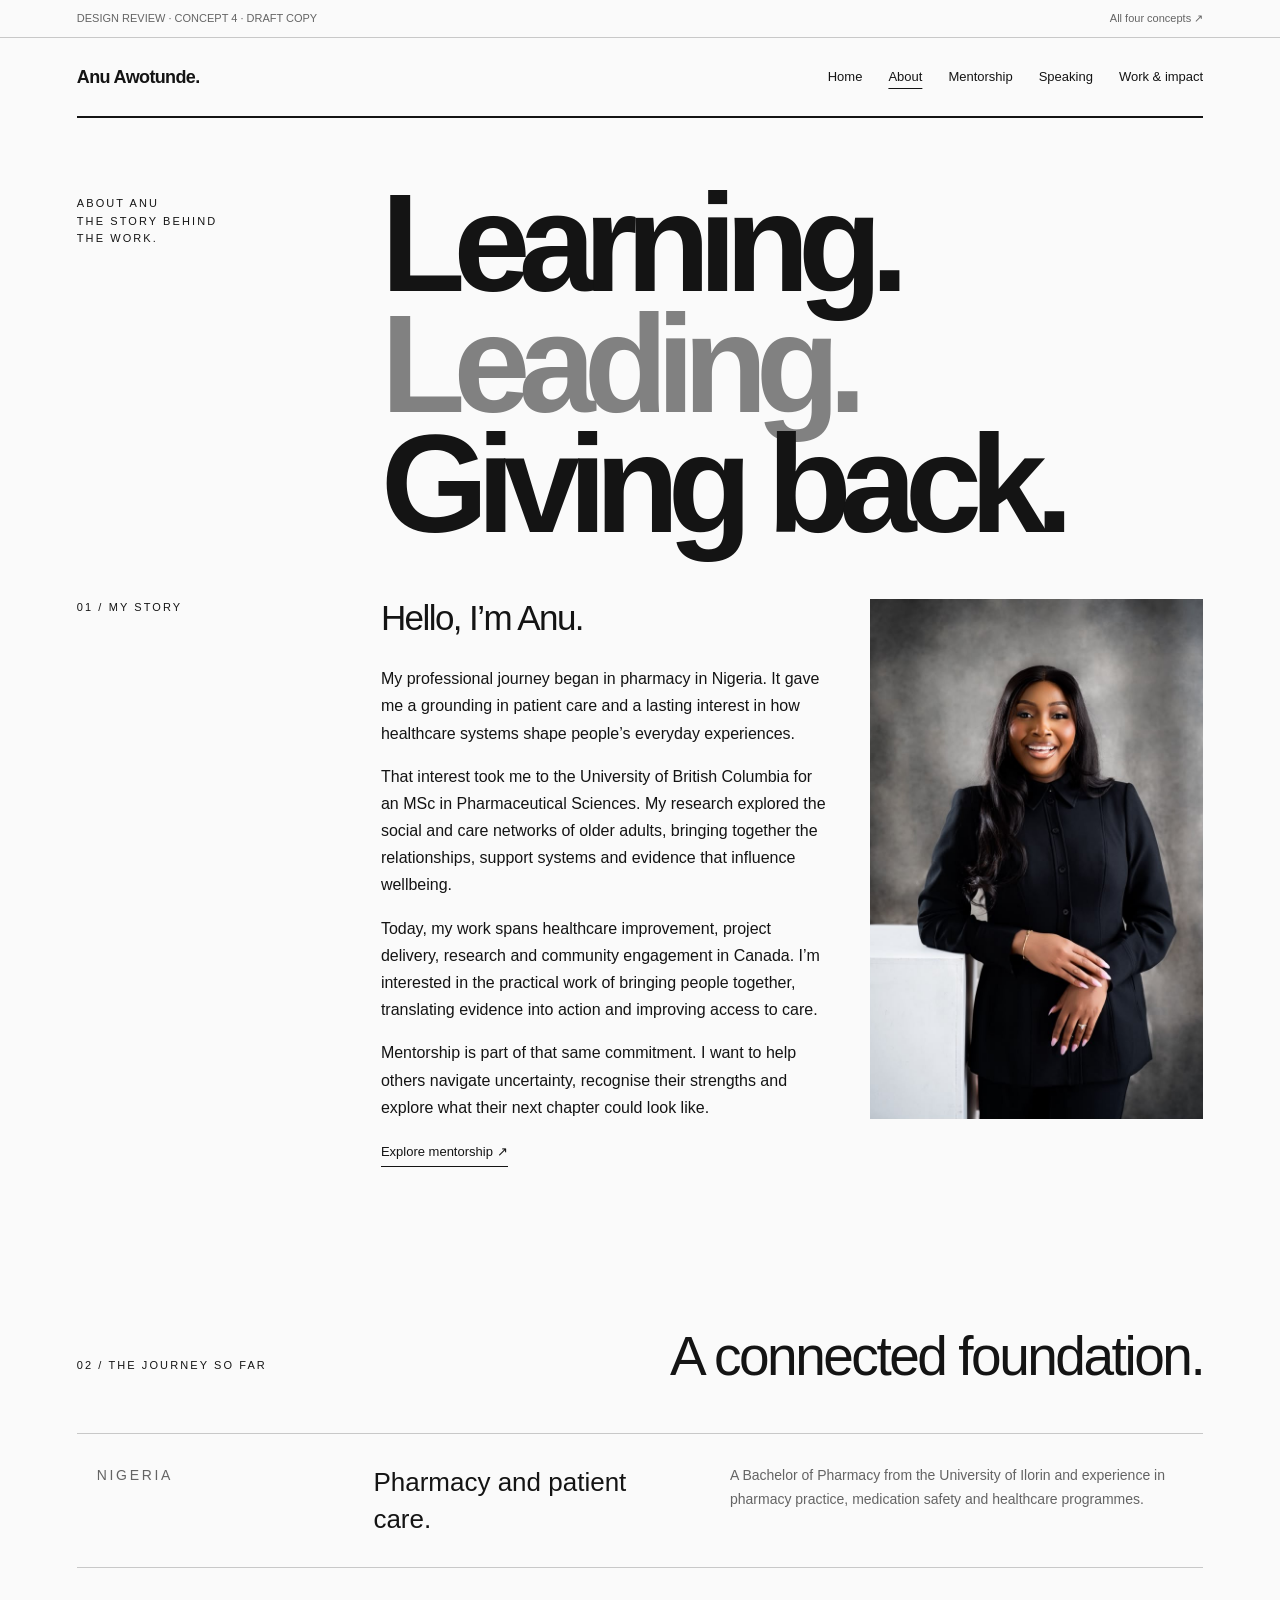
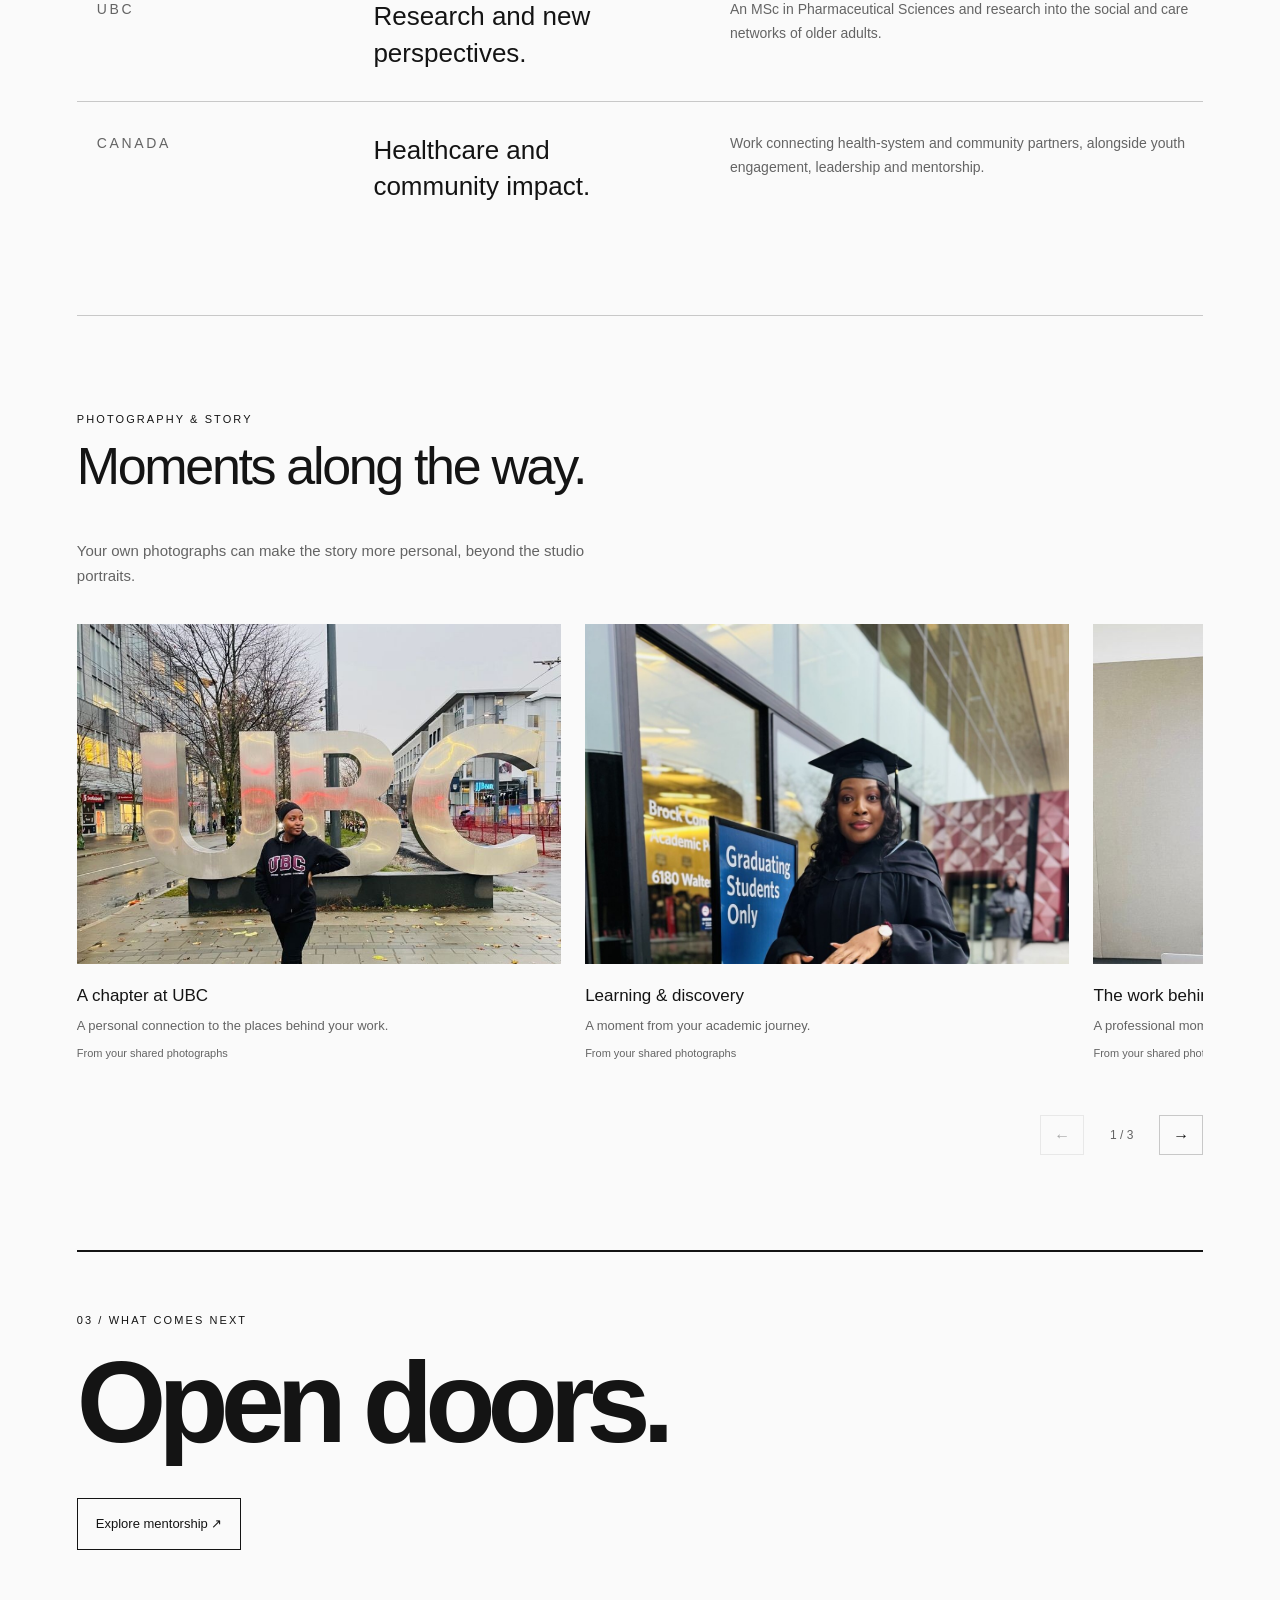
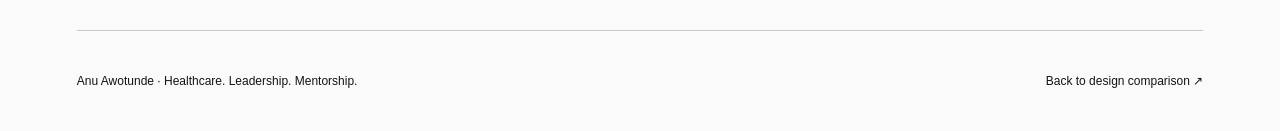
<file: design4/about.html>
<!doctype html>
<html lang="en"><head><meta charset="utf-8"><meta name="viewport" content="width=device-width, initial-scale=1"><meta name="robots" content="noindex,nofollow"><meta name="description" content="Design review prototype for Anu Awotunde's personal brand website."><title>About | Anu Awotunde | Concept 4</title><link rel="stylesheet" href="../assets/site.css?v=7"><link rel="stylesheet" href="../assets/exploration.css?v=7"><link rel="stylesheet" href="../assets/review.css?v=7"><script src="../assets/site.js?v=7" defer></script></head>
<body class="swiss"><a class="skip" href="#main">Skip to content</a>
<div class="reviewbar"><div class="wrap"><span>DESIGN REVIEW · CONCEPT 4 · DRAFT COPY</span><a href="../">All four concepts ↗</a></div></div>
<header class="header wrap"><a class="wordmark" href="index.html">Anu Awotunde<span aria-hidden="true">.</span></a><button class="menu" data-menu aria-expanded="false" aria-controls="navigation">Menu</button><nav class="nav" id="navigation" aria-label="Main navigation"><a href="index.html" >Home</a><a href="about.html" aria-current="page">About</a><a href="index.html#mentorship">Mentorship</a><a href="index.html#speaking">Speaking</a><a href="index.html#work">Work &amp; impact</a></nav></header>
<main id="main"><section class="swiss-title wrap"><p class="label">About Anu<br>The story behind<br>the work.</p><h1>Learning.<span>Leading.</span>Giving back.</h1></section><section class="swiss-about wrap"><p class="label">01 / My story</p><div class="swiss-about-content"><div><h2>Hello, I’m Anu.</h2><p>My professional journey began in pharmacy in Nigeria. It gave me a grounding in patient care and a lasting interest in how healthcare systems shape people’s everyday experiences.</p><p>That interest took me to the University of British Columbia for an MSc in Pharmaceutical Sciences. My research explored the social and care networks of older adults, bringing together the relationships, support systems and evidence that influence wellbeing.</p><p>Today, my work spans healthcare improvement, project delivery, research and community engagement in Canada. I’m interested in the practical work of bringing people together, translating evidence into action and improving access to care.</p><p>Mentorship is part of that same commitment. I want to help others navigate uncertainty, recognise their strengths and explore what their next chapter could look like.</p><a class="text-link" href="index.html#mentorship">Explore mentorship ↗</a></div><img src="../assets/standing-portrait.jpg" alt="Anu Awotunde standing in a black suit" width="900" height="1200"></div></section><section data-reveal class="swiss-work wrap"><div class="section-heading"><p class="label">02 / The journey so far</p><h2>A connected foundation.</h2></div><article><p class="label">Nigeria</p><h3>Pharmacy and patient care.</h3><p>A Bachelor of Pharmacy from the University of Ilorin and experience in pharmacy practice, medication safety and healthcare programmes.</p></article><article><p class="label">UBC</p><h3>Research and new perspectives.</h3><p>An MSc in Pharmaceutical Sciences and research into the social and care networks of older adults.</p></article><article><p class="label">Canada</p><h3>Healthcare and community impact.</h3><p>Work connecting health-system and community partners, alongside youth engagement, leadership and mentorship.</p></article></section><section class="photo-journal wrap" data-reveal data-photo-gallery><p class="label">Photography &amp; story</p><h2>Moments along the way.</h2><p class="gallery-intro">Your own photographs can make the story more personal, beyond the studio portraits.</p><div class="photo-rail" tabindex="0" role="region" aria-label="Photographs, scroll horizontally to explore"><figure class="photo-story"><div class="photo-media"><img src="../assets/ubc-campus.jpg" alt="Anu Awotunde at the UBC campus sign" loading="lazy" width="1200" height="900"></div><figcaption><strong>A chapter at UBC</strong><p>A personal connection to the places behind your work.</p><span class="photo-source">From your shared photographs</span></figcaption></figure><figure class="photo-story"><div class="photo-media"><img src="../assets/graduation.jpg" alt="Anu Awotunde wearing graduation attire" loading="lazy" width="1200" height="900"></div><figcaption><strong>Learning &amp; discovery</strong><p>A moment from your academic journey.</p><span class="photo-source">From your shared photographs</span></figcaption></figure><figure class="photo-story"><div class="photo-media"><img src="../assets/professional-context.jpg" alt="Anu Awotunde seated at a meeting table with a laptop" loading="lazy" width="1200" height="900"></div><figcaption><strong>The work behind the story</strong><p>A professional moment from your shared photographs.</p><span class="photo-source">From your shared photographs</span></figcaption></figure></div><div class="gallery-controls"><button data-gallery-prev aria-label="Previous photograph">←</button><span data-gallery-status aria-live="polite">1 / 3</span><button data-gallery-next aria-label="Next photograph">→</button></div></section><section class="swiss-contact wrap"><p class="label">03 / What comes next</p><h2>Open doors.</h2><button class="button" data-enquiry="mentorship">Explore mentorship ↗</button></section></main>
<footer class="footer wrap"><span>Anu Awotunde · Healthcare. Leadership. Mentorship.</span><a href="../">Back to design comparison ↗</a></footer>
<dialog id="enquiry-preview" aria-labelledby="enquiry-title"><p class="label">Enquiry journey preview</p><h2 id="enquiry-title">Explore mentorship</h2><p>This is a visual prototype. In the finished website, this action will open a short enquiry form so you can tell Anu what you have in mind.</p><p class="note">No information is being collected or sent. The final questions and enquiry process will be agreed before launch.</p><button data-close>Close preview</button></dialog></body></html>
</file>
<file: assets/site.css>
:root{--paper:#f8f7f3;--ink:#242421;--muted:#66665f;--line:#d8d7cf;--serif:Georgia,'Times New Roman',serif;--sans:Arial,Helvetica,sans-serif}*{box-sizing:border-box}html{scroll-behavior:smooth;scroll-padding-top:30px}body{margin:0;background:var(--paper);color:var(--ink);font-family:var(--sans);font-size:16px;line-height:1.7}a{color:inherit;text-decoration:none}a:hover{text-decoration:underline;text-underline-offset:5px}button{font:inherit;color:inherit;cursor:pointer}a:focus-visible,button:focus-visible{outline:3px solid #645e4c;outline-offset:5px}img{display:block;max-width:100%;object-fit:cover}h1,h2,h3,p{margin-top:0}h1,h2{font-family:var(--serif);font-weight:400;line-height:1.06;letter-spacing:-.045em}h1{font-size:clamp(54px,6.5vw,98px)}h2{font-size:clamp(38px,4.2vw,62px)}h3{font-size:21px;line-height:1.4;font-weight:400}p{max-width:65ch}.wrap{width:min(1240px,88%);margin:auto}.label{font-size:11px;text-transform:uppercase;letter-spacing:.19em;line-height:1.6}.muted{color:var(--muted)}.skip{position:absolute;left:20px;top:-100px;z-index:10;background:white;padding:10px}.skip:focus{top:10px}.reviewbar{padding:9px 0;border-bottom:1px solid var(--line);font-size:11px;color:var(--muted)}.reviewbar .wrap{display:flex;justify-content:space-between;gap:12px}.header{display:flex;justify-content:space-between;align-items:center;padding:30px 0;gap:25px}.wordmark{font-family:var(--serif);font-size:25px;letter-spacing:-.045em;white-space:nowrap}.nav{display:flex;gap:26px;align-items:center;font-size:13px}.nav [aria-current]{text-decoration:underline;text-underline-offset:7px}.menu{display:none;background:none;border:1px solid var(--line);padding:7px 12px}.hero{padding:35px 0 75px;display:grid;grid-template-columns:1.08fr 1fr;gap:7%;align-items:center}.hero .label{margin-bottom:28px}.hero p{font-size:17px;line-height:1.8;max-width:45ch}.hero-photo{width:100%;height:610px;object-position:50% 34%}.actions{display:flex;gap:24px;align-items:center;flex-wrap:wrap;margin-top:32px}.button{display:inline-flex;align-items:center;justify-content:center;background:var(--ink);color:white;border:1px solid var(--ink);padding:14px 22px;font-size:13px;border-radius:0;text-decoration:none}.button:hover{background:#44443d;text-decoration:none}.text-link{display:inline-block;font-size:13px;border-bottom:1px solid var(--ink);padding-bottom:3px;background:transparent}.section{padding:100px 0;border-top:1px solid var(--line)}.split{display:grid;grid-template-columns:1fr 1fr;gap:12%;align-items:start}.section .label{margin-bottom:24px}.intro p{font-size:19px}.intro h2{max-width:12ch}.journey{font-size:12px;margin-top:42px;display:flex;gap:24px;color:var(--muted)}.mentorship{background:#efeee8}.mentorship-inner{display:grid;grid-template-columns:.85fr 1.15fr;gap:12%;align-items:center}.mentorship-photo{height:580px;width:100%;object-position:50% 35%}.mentorship h2{max-width:12ch}.list{list-style:none;margin:28px 0;padding:0}.list li{border-bottom:1px solid var(--line);padding:14px 0}.list li:first-child{border-top:1px solid var(--line)}.section-heading{display:flex;justify-content:space-between;align-items:end;gap:30px;margin-bottom:48px}.section-heading h2{margin-bottom:0}.work-grid{display:grid;grid-template-columns:repeat(3,1fr);gap:40px}.work-item{border-top:1px solid var(--ink);padding-top:24px}.work-item h3{font-family:var(--serif);font-size:29px;line-height:1.2;letter-spacing:-.025em;margin:26px 0 16px}.work-item p{font-size:14px;color:var(--muted)}.work-item .label{margin:0}.speaking{display:grid;grid-template-columns:1.1fr 1fr;gap:10%;align-items:center}.speaking-photo{width:100%;height:420px;object-position:center 30%}.topics{font-size:13px;line-height:2.2;color:var(--muted)}.closing{text-align:center;padding:95px 0;background:#eeede7}.closing h2{max-width:16ch;margin:0 auto 22px}.closing p{margin:0 auto 30px}.footer{padding:40px 0;display:flex;justify-content:space-between;gap:20px;font-size:12px}.about-hero{padding:55px 0 90px}.about-hero h1{max-width:15ch}.about-grid{display:grid;grid-template-columns:.8fr 1.2fr;gap:10%;align-items:start}.about-photo{width:100%;height:650px;object-position:50% 30%}.about-copy h2{font-size:40px}.about-copy p{font-size:17px}.timeline{margin-top:50px}.timeline div{padding:24px 0;border-top:1px solid var(--line);display:grid;grid-template-columns:100px 1fr;gap:20px}.timeline h3{margin-bottom:6px}.timeline p{font-size:14px;margin-bottom:0}.note{font-size:12px;color:var(--muted)}dialog{border:1px solid var(--line);background:var(--paper);padding:40px;width:min(520px,90%);color:var(--ink)}dialog::backdrop{background:#0008}dialog h2{font-size:38px}dialog button{padding:8px 16px;background:none;border:1px solid var(--ink)}
/* The second direction deliberately uses a different composition and hierarchy. */
.editorial{--paper:#fff;--ink:#191919;--line:#d8d8d8}.editorial .wordmark{font-family:var(--sans);font-size:19px;font-weight:700;letter-spacing:-.04em}.editorial .header{border-bottom:1px solid var(--ink)}.editorial .hero{padding-top:70px;grid-template-columns:1.5fr .8fr;gap:7%;align-items:end}.editorial .hero h1{font-family:var(--sans);font-weight:500;font-size:clamp(55px,7.7vw,112px);letter-spacing:-.075em;line-height:.98;margin-bottom:35px}.editorial .hero h1 em{font-family:var(--serif);font-weight:400;letter-spacing:-.055em}.editorial .hero-photo{height:490px;object-position:center 28%}.editorial .hero p{font-size:15px;max-width:51ch}.editorial h2{font-family:var(--sans);font-weight:400;letter-spacing:-.055em}.editorial .section{padding:90px 0}.editorial .intro{grid-template-columns:.7fr 1.3fr}.editorial .intro h2{font-family:var(--serif);max-width:13ch}.editorial .mentorship{background:#f4f3ef}.editorial .mentorship-inner{grid-template-columns:1.25fr .75fr}.editorial .mentorship-copy{grid-column:1;grid-row:1}.editorial .mentorship-photo{grid-column:2;height:530px}.editorial .mentorship h2{max-width:14ch}.editorial .work-grid{display:block}.editorial .work-item{display:grid;grid-template-columns:90px 1fr 1fr;gap:35px;padding:27px 0;border-top:1px solid var(--line);align-items:start}.editorial .work-item h3{margin:0;font-family:var(--sans);font-size:27px}.editorial .work-item p{margin:0}.editorial .speaking{grid-template-columns:.8fr 1.2fr}.editorial .closing{background:#f4f3ef;text-align:left}.editorial .closing h2{margin-left:0;max-width:15ch}.editorial .closing p{margin-left:0}.editorial .about-hero h1{font-family:var(--sans);font-weight:400;letter-spacing:-.065em;font-size:clamp(54px,6.7vw,100px)}.editorial .about-grid{grid-template-columns:1.2fr .8fr}.editorial .about-copy{grid-column:1;grid-row:1}.editorial .about-photo{grid-column:2;height:590px}.editorial .timeline div{grid-template-columns:130px 1fr}
.comparison .header{border-bottom:1px solid var(--line)}.comparison-main{padding:65px 0}.comparison-main>h1{font-size:clamp(48px,6vw,78px);max-width:14ch;margin-bottom:22px}.choices{display:grid;grid-template-columns:1fr 1fr;gap:50px;margin-top:60px}.choice img{height:400px;width:100%;object-position:50% 30%;margin-bottom:30px}.choice h2{font-size:38px;margin:18px 0}.choice p{font-size:15px;color:var(--muted)}.feedback{margin-top:70px;border-top:1px solid var(--line);padding-top:40px}.feedback h2{font-size:34px}.feedback ol{padding-left:20px}.feedback li{padding:6px 0}
@media(max-width:900px){.nav{gap:16px}.hero{gap:5%}.hero-photo{height:510px}.split{gap:7%}.mentorship-inner{gap:7%}.work-grid{gap:24px}.editorial .work-item{grid-template-columns:60px 1fr 1fr;gap:20px}.hero h1{font-size:65px}}
@media(max-width:700px){.wrap{width:88%}.reviewbar{font-size:10px}.header{position:relative;padding:22px 0}.menu{display:block}.nav{display:none;position:absolute;top:75px;left:0;right:0;padding:24px;background:var(--paper);border:1px solid var(--line);z-index:5}.nav.open{display:flex;flex-direction:column;align-items:start}.hero,.editorial .hero{grid-template-columns:1fr;padding:35px 0 50px;gap:36px}.hero h1,.editorial .hero h1{font-size:60px}.hero p{font-size:16px}.hero-photo,.editorial .hero-photo{height:480px}.section,.editorial .section{padding:60px 0}.split,.editorial .intro,.mentorship-inner,.editorial .mentorship-inner,.speaking,.editorial .speaking,.about-grid,.editorial .about-grid{grid-template-columns:1fr;gap:35px}.mentorship-photo,.editorial .mentorship-photo{height:440px;grid-column:auto;grid-row:auto}.editorial .mentorship-copy,.editorial .about-copy{grid-column:auto;grid-row:auto}.editorial .mentorship-photo{order:2}.mentorship h2,.editorial .mentorship h2{max-width:15ch}.section-heading{display:block}.section-heading p{margin-top:20px}.work-grid{grid-template-columns:1fr;gap:30px}.editorial .work-item{grid-template-columns:40px 1fr;gap:20px}.editorial .work-item p{grid-column:2}.speaking-photo{height:340px}.closing{padding:60px 0}.footer{flex-direction:column}.about-hero{padding:35px 0 50px}.about-hero h1,.editorial .about-hero h1{font-size:55px}.about-photo,.editorial .about-photo{grid-column:auto;height:480px}.timeline div,.editorial .timeline div{grid-template-columns:1fr;gap:8px}.journey{flex-wrap:wrap;gap:12px}.choices{grid-template-columns:1fr;gap:60px}.choice img{height:390px}.comparison-main{padding:40px 0}.actions{gap:18px}}
@media(prefers-reduced-motion:reduce){html{scroll-behavior:auto}}
</file>
<file: assets/exploration.css>
/* Additional concepts share interaction styles but use independent compositions. */
.cinematic{--opening-portrait-height:calc((min(1240px,88cqw) - 12px) * 1.7 / 2.7 * 1.5);--paper:#161616;--ink:#f3f1ed;--muted:#b5b3ad;--line:#41413e}.cinematic a:focus-visible,.cinematic button:focus-visible{outline-color:#ddd}.cinematic .skip{color:#161616}.cinematic .header{border-bottom:1px solid var(--line)}.cinematic .button{background:#f3f1ed;color:#161616;border-color:#f3f1ed}.cinematic .button:hover{background:#d7d5cf}.cinematic .wordmark{font-size:28px}.cinematic .label{color:#c4c2bc}.cinematic main{container-type:inline-size}.stage{padding:65px 0 0;text-align:center}.stage h1{font-size:clamp(65px,8.8vw,132px);max-width:15ch;margin:25px auto 38px;line-height:.98}.stage h1 em{color:#c0bdb5}.stage>p{margin:0 auto;max-width:52ch}.stage .actions{justify-content:center;margin-bottom:55px}.stage-images{position:relative;display:grid;grid-template-columns:1.7fr 1fr;gap:12px;align-items:start;isolation:isolate}.stage-images img{display:block;min-width:0;width:100%;height:auto;object-fit:contain;mask-image:linear-gradient(to bottom,#000 80%,transparent 100%)}.stage-images::after{content:"";position:absolute;inset:0;pointer-events:none;background:linear-gradient(to bottom,transparent 45%,color-mix(in srgb,var(--paper) 96%,transparent) 62%,var(--paper) 72%)}.dark-intro{position:relative;z-index:1;margin-top:calc(var(--opening-portrait-height) * -.48);padding:110px 0;display:grid;grid-template-columns:.45fr 1.55fr;gap:12%}.dark-intro h2{font-size:clamp(40px,4.7vw,68px);max-width:21ch}.dark-intro p{max-width:65ch;color:var(--muted)}.dark-mentor{padding:100px 0;background:#232322;border-top:1px solid var(--line)}.dark-mentor .mentor-heading{max-width:790px;margin:auto;text-align:center}.mentor-heading h2{font-size:clamp(46px,5.5vw,78px)}.mentor-heading p{margin:0 auto 25px;color:var(--muted)}.dark-mentor .mentor-columns{display:grid;grid-template-columns:repeat(3,1fr);gap:45px;margin-top:65px}.mentor-columns article{border-top:1px solid var(--line);padding-top:25px}.mentor-columns h3{font-family:var(--serif);font-size:29px;margin:20px 0 16px}.mentor-columns p{font-size:14px;color:var(--muted)}.mentor-columns .index{font-size:12px;color:var(--muted)}.dark-work{padding:100px 0}.dark-work h2{font-size:58px;margin-bottom:55px}.dark-work article{display:grid;grid-template-columns:.6fr 1.1fr 1fr;gap:35px;border-top:1px solid var(--line);padding:30px 0;align-items:start}.dark-work article h3{font-family:var(--serif);font-size:29px;margin:0}.dark-work article p{font-size:14px;color:var(--muted);margin:0}.dark-speaking{display:grid;grid-template-columns:.85fr 1.15fr;gap:10%;padding:70px 0 110px;align-items:center}.dark-speaking img{height:560px;width:100%;object-position:center 30%}.dark-speaking h2{font-size:clamp(45px,4.4vw,63px)}.dark-speaking p{color:var(--muted)}.dark-ending{padding:85px 0;border-top:1px solid var(--line);display:flex;justify-content:space-between;gap:40px;align-items:center}.dark-ending h2{font-size:54px;max-width:15ch;margin:0}.cinematic .footer{border-top:1px solid var(--line)}.dark-about-head{padding:65px 0 85px;text-align:center}.dark-about-head h1{font-size:clamp(65px,8vw,120px);max-width:17ch;margin:25px auto 0}.dark-about{display:grid;grid-template-columns:1fr 1fr;gap:10%;align-items:start;padding:0 0 100px}.dark-about img{height:690px;width:100%;object-position:center 28%}.dark-about h2{font-size:46px}.dark-about p{color:var(--muted)}.dark-values{border-top:1px solid var(--line);padding:90px 0}.dark-values h2{font-size:52px}.dark-values .mentor-columns{display:grid;grid-template-columns:repeat(3,1fr);gap:45px;margin-top:50px}
.swiss{--paper:#fafafa;--ink:#141414;--muted:#646464;--line:#c8c8c8;--serif:Arial,Helvetica,sans-serif}.swiss h1,.swiss h2,.swiss h3{font-family:Arial,Helvetica,sans-serif;font-weight:500}.swiss .wordmark{font-family:Arial,Helvetica,sans-serif;font-size:18px;font-weight:700;letter-spacing:-.035em}.swiss .header{border-bottom:2px solid var(--ink);padding:24px 0}.swiss .button{background:none;color:var(--ink);padding:14px 18px}.swiss .button:hover{background:#141414;color:white}.swiss-title{display:grid;grid-template-columns:1fr 3fr;padding:65px 0 55px;gap:30px;align-items:start}.swiss-title h1{font-weight:700;font-size:clamp(80px,10.8vw,158px);letter-spacing:-.085em;line-height:.87;margin:0}.swiss-title .label{margin-top:12px}.swiss-title h1 span{display:block;color:#818181}.swiss-lead{display:grid;grid-template-columns:1fr 1.65fr 1.35fr;gap:30px;padding:35px 0 70px;align-items:start}.swiss-lead p{font-size:19px;line-height:1.7;max-width:38ch}.swiss-lead .small-photo{width:100%;height:290px;object-position:center 24%}.swiss-lead .actions{margin-top:22px}.swiss-band{display:grid;grid-template-columns:1fr 1.15fr 1.85fr;gap:30px;border-top:1px solid var(--ink);padding:75px 0}.swiss-band .label{margin:5px 0}.swiss-band h2{font-size:46px;letter-spacing:-.055em;line-height:1.1;max-width:11ch}.swiss-band .description{padding-left:20px}.swiss-band .description p{font-size:16px}.swiss-band .description .list{font-size:14px;margin:25px 0}.swiss-mentor{background:#ededed}.swiss-mentor .swiss-band{border-top:0}.swiss-work{padding:80px 0}.swiss-work .section-heading h2{font-size:55px}.swiss-work article{display:grid;grid-template-columns:1fr 1.15fr 1.85fr;gap:30px;border-top:1px solid var(--line);padding:30px 0}.swiss-work article h3{font-size:26px;margin:0}.swiss-work article p{font-size:14px;color:var(--muted);padding-left:20px;margin:0}.swiss-contact{border-top:2px solid var(--ink);padding:60px 0 80px}.swiss-contact h2{font-size:clamp(60px,9vw,120px);font-weight:700;margin:0 0 35px;letter-spacing:-.07em}.swiss .footer{border-top:1px solid var(--line)}.swiss-about{padding:0 0 80px;display:grid;grid-template-columns:1fr 3fr;gap:30px}.swiss-about-content{display:grid;grid-template-columns:1.35fr 1fr;gap:40px}.swiss-about-content img{width:100%;height:520px;object-position:center 25%}.swiss-about-content h2{font-size:35px}.swiss-about-content p{font-size:16px}.swiss-about-content .note{font-size:12px}
.concept-preview{height:330px;margin-bottom:28px;position:relative;overflow:hidden}.preview-dark{background:#161616;color:#f3f1ed;padding:30px;text-align:center}.preview-dark .preview-heading{font-family:Georgia,serif;font-size:44px;line-height:1.04;margin:10px auto;max-width:11ch}.preview-dark img{width:42%;height:140px;margin:20px auto 0;object-position:center 25%}.preview-swiss{background:#fafafa;color:#141414;padding:30px;border:1px solid #ddd}.preview-swiss .preview-heading{font-size:64px;font-weight:700;line-height:.88;letter-spacing:-.075em}.preview-swiss img{width:30%;height:85px;position:absolute;right:30px;bottom:20px;object-position:center 25%;margin:0}.preview-swiss .label{position:absolute;bottom:35px;max-width:14ch}.comparison .choice{min-width:0}.comparison .choice>.actions{margin-top:22px}
@media(max-width:900px){.swiss-title{grid-template-columns:1fr 4fr}.swiss-lead,.swiss-band,.swiss-work article{grid-template-columns:.6fr 1.5fr 1.9fr;gap:22px}.swiss-band h2{font-size:37px}.swiss-lead p{font-size:16px}.swiss-lead .small-photo{height:255px}}
@media(max-width:700px){.stage{padding-top:40px}.stage h1{font-size:65px}.stage-images{grid-template-columns:1.7fr 1fr;gap:12px}.dark-intro{grid-template-columns:1fr;gap:20px;margin-top:calc(var(--opening-portrait-height) * -.30);padding:0 0 60px}.dark-mentor{padding:60px 0}.mentor-heading h2{font-size:47px}.dark-mentor .mentor-columns,.dark-values .mentor-columns{grid-template-columns:1fr;gap:30px;margin-top:40px}.dark-work{padding:60px 0}.dark-work h2{font-size:44px}.dark-work article{grid-template-columns:1fr;gap:15px;padding:25px 0}.dark-speaking{grid-template-columns:1fr;padding:35px 0 60px;gap:35px}.dark-speaking img{height:440px}.dark-ending{display:block;padding:55px 0}.dark-ending h2{font-size:44px;margin-bottom:30px}.dark-about-head{padding:40px 0}.dark-about-head h1{font-size:63px}.dark-about{grid-template-columns:1fr;gap:35px;padding-bottom:60px}.dark-about img{height:470px}.dark-values{padding:60px 0}.dark-values h2{font-size:43px}.swiss-title{grid-template-columns:1fr;padding:35px 0;gap:22px}.swiss-title h1{font-size:clamp(68px,17vw,110px)}.swiss-lead{grid-template-columns:1fr;padding:10px 0 50px;gap:22px}.swiss-lead>p.label{display:none}.swiss-lead p{font-size:17px}.swiss-lead .small-photo{height:350px}.swiss-band{grid-template-columns:1fr;gap:22px;padding:50px 0}.swiss-band h2{font-size:43px;max-width:14ch;margin-bottom:0}.swiss-band .description{padding-left:0}.swiss-work{padding:50px 0}.swiss-work .section-heading h2{font-size:43px}.swiss-work article{grid-template-columns:1fr;gap:12px;padding:25px 0}.swiss-work article p{padding-left:0}.swiss-contact{padding:50px 0}.swiss-contact h2{font-size:65px}.swiss-about{grid-template-columns:1fr;padding-bottom:50px;gap:25px}.swiss-about-content{grid-template-columns:1fr;gap:30px}.swiss-about-content img{height:420px}.concept-preview{height:300px}.preview-swiss .preview-heading{font-size:58px}.preview-dark .preview-heading{font-size:40px}}
</file>
<file: assets/review.css>
.header-actions{display:flex;align-items:center;gap:18px}.theme-switch{border:1px solid var(--line);padding:7px 12px;background:none;font-size:12px;white-space:nowrap}.cinematic.light-mode{--paper:#f8f7f4;--ink:#20201f;--muted:#60605a;--line:#cccac3}.cinematic.light-mode .label{color:#60605a}.cinematic.light-mode .dark-mentor{background:#eae9e3}.cinematic.light-mode .button{background:#20201f;color:#f8f7f4;border-color:#20201f}.cinematic.light-mode .button:hover{background:#454540}.cinematic.light-mode a:focus-visible,.cinematic.light-mode button:focus-visible{outline-color:#444}.cinematic.light-mode .skip{color:#20201f}.cinematic.light-mode dialog{background:#f8f7f4;color:#20201f}
.photo-journal{padding:95px 0;border-top:1px solid var(--line)}.photo-journal h2{max-width:18ch}.photo-journal .gallery-intro{color:var(--muted);font-size:15px;max-width:70ch}.photo-grid{display:grid;grid-template-columns:1.4fr 1fr 1fr;gap:24px;margin-top:40px;align-items:start}.photo-story{margin:0;min-width:0}.photo-story .photo-media{position:relative;overflow:hidden;background:#ccc}.photo-story img{width:100%;height:350px;object-fit:cover;object-position:50% 35%;transition:transform .7s ease}.photo-story:first-child img{height:440px}.photo-story figcaption{padding:18px 0;font-size:14px;line-height:1.6}.photo-story figcaption strong{display:block;font-weight:400;font-size:17px;margin-bottom:7px}.photo-story figcaption .photo-source{font-size:11px;display:block;color:var(--muted);margin-top:8px}.photo-story figcaption p{margin:0;color:var(--muted);font-size:13px}.reference-label{position:absolute;top:12px;left:12px;z-index:2;background:rgba(15,15,15,.88);color:white;padding:5px 9px;font-size:10px;letter-spacing:.05em}.photo-story:hover img{transform:scale(1.025)}.cinematic .photo-story .photo-media::after{content:'';position:absolute;inset:0;background:linear-gradient(transparent 20%,rgba(0,0,0,.86));pointer-events:none;transition:background .25s}.cinematic .photo-story .photo-caption-overlay{position:absolute;bottom:0;left:0;right:0;padding:28px 22px;color:#fff;z-index:1}.photo-caption-overlay strong{font-family:Georgia,serif;font-size:27px;display:block;line-height:1.1;margin-bottom:8px}.photo-caption-overlay span{font-size:12px;line-height:1.7;display:block}.cinematic .photo-story:hover .photo-media::after,.cinematic .photo-story:focus-within .photo-media::after{background:linear-gradient(rgba(0,0,0,.12),rgba(0,0,0,.94))}.cinematic .photo-grid{grid-template-columns:repeat(3,1fr)}.cinematic .photo-story img,.cinematic .photo-story:first-child img{height:440px}.cinematic .photo-story figcaption{font-size:11px}.cinematic .photo-story .photo-caption-overlay{color:#fff}.editorial .photo-grid{grid-template-columns:1.4fr 1fr 1fr}.swiss .photo-journal h2{font-size:52px}.swiss .gallery-intro{max-width:65ch}.photo-rail{display:flex;gap:24px;overflow-x:auto;scroll-snap-type:x mandatory;margin-top:35px;padding-bottom:15px;position:relative;scrollbar-width:thin}.photo-rail .photo-story{flex:0 0 43%;scroll-snap-align:start}.photo-rail .photo-story img,.photo-rail .photo-story:first-child img{height:340px}.gallery-controls{display:flex;align-items:center;gap:15px;justify-content:flex-end;margin-top:20px}.gallery-controls button{background:none;border:1px solid var(--line);width:44px;height:40px}.gallery-controls button:disabled{opacity:.35;cursor:default}.gallery-controls span{font-size:12px;color:var(--muted);min-width:45px;text-align:center}.mini-window{height:330px;position:relative;overflow:hidden;background:#eee;border:1px solid var(--line);margin-bottom:28px;pointer-events:none}.mini-window iframe{display:block;width:1440px;height:1500px;border:0;transform:scale(.3);transform-origin:0 0;pointer-events:none}.choice .mini-link{display:block}.choice .mini-link:hover .mini-window{border-color:var(--ink)}.choice .mini-link:focus-visible{outline-offset:5px}.choice .mini-link .mini-window{margin-bottom:25px}.reveal-ready{opacity:0;transform:translateY(24px)}.reveal-ready.in-view{opacity:1;transform:none;transition:opacity .7s ease,transform .7s ease}.button,.text-link{transition:background-color .2s ease,color .2s ease}.reviewbar a{white-space:nowrap}
@media(max-width:900px){.photo-grid,.cinematic .photo-grid,.editorial .photo-grid{gap:18px}.photo-story img{height:300px}.photo-story:first-child img{height:370px}.cinematic .photo-story img,.cinematic .photo-story:first-child img{height:370px}.photo-caption-overlay strong{font-size:23px}.header-actions{gap:10px}}
@media(max-width:700px){.photo-journal{padding:60px 0}.photo-grid,.cinematic .photo-grid,.editorial .photo-grid{grid-template-columns:1fr;gap:30px}.photo-story img,.photo-story:first-child img,.cinematic .photo-story img,.cinematic .photo-story:first-child img{height:380px}.photo-rail .photo-story{flex-basis:88%}.photo-rail .photo-story img,.photo-rail .photo-story:first-child img{height:310px}.swiss .photo-journal h2{font-size:43px}.mini-window{height:270px}.header-actions{gap:8px}.theme-switch{font-size:11px;padding:7px 9px}.cinematic .wordmark{font-size:23px}.reviewbar .wrap{flex-wrap:wrap}.photo-caption-overlay strong{font-size:28px}}
@media(prefers-reduced-motion:reduce){.reveal-ready{opacity:1;transform:none}.reveal-ready.in-view,.photo-story img,.button,.text-link{transition:none}.photo-story:hover img{transform:none}.photo-rail{scroll-behavior:auto}}

.cinematic.light-mode .stage h1 em{color:#66645d}

/* Theme controls retain their inline sun/moon icons. */
.theme-switch{display:inline-flex;align-items:center;justify-content:center;gap:8px}.theme-switch svg{flex:none}.theme-switch svg[hidden]{display:none}
</file>
